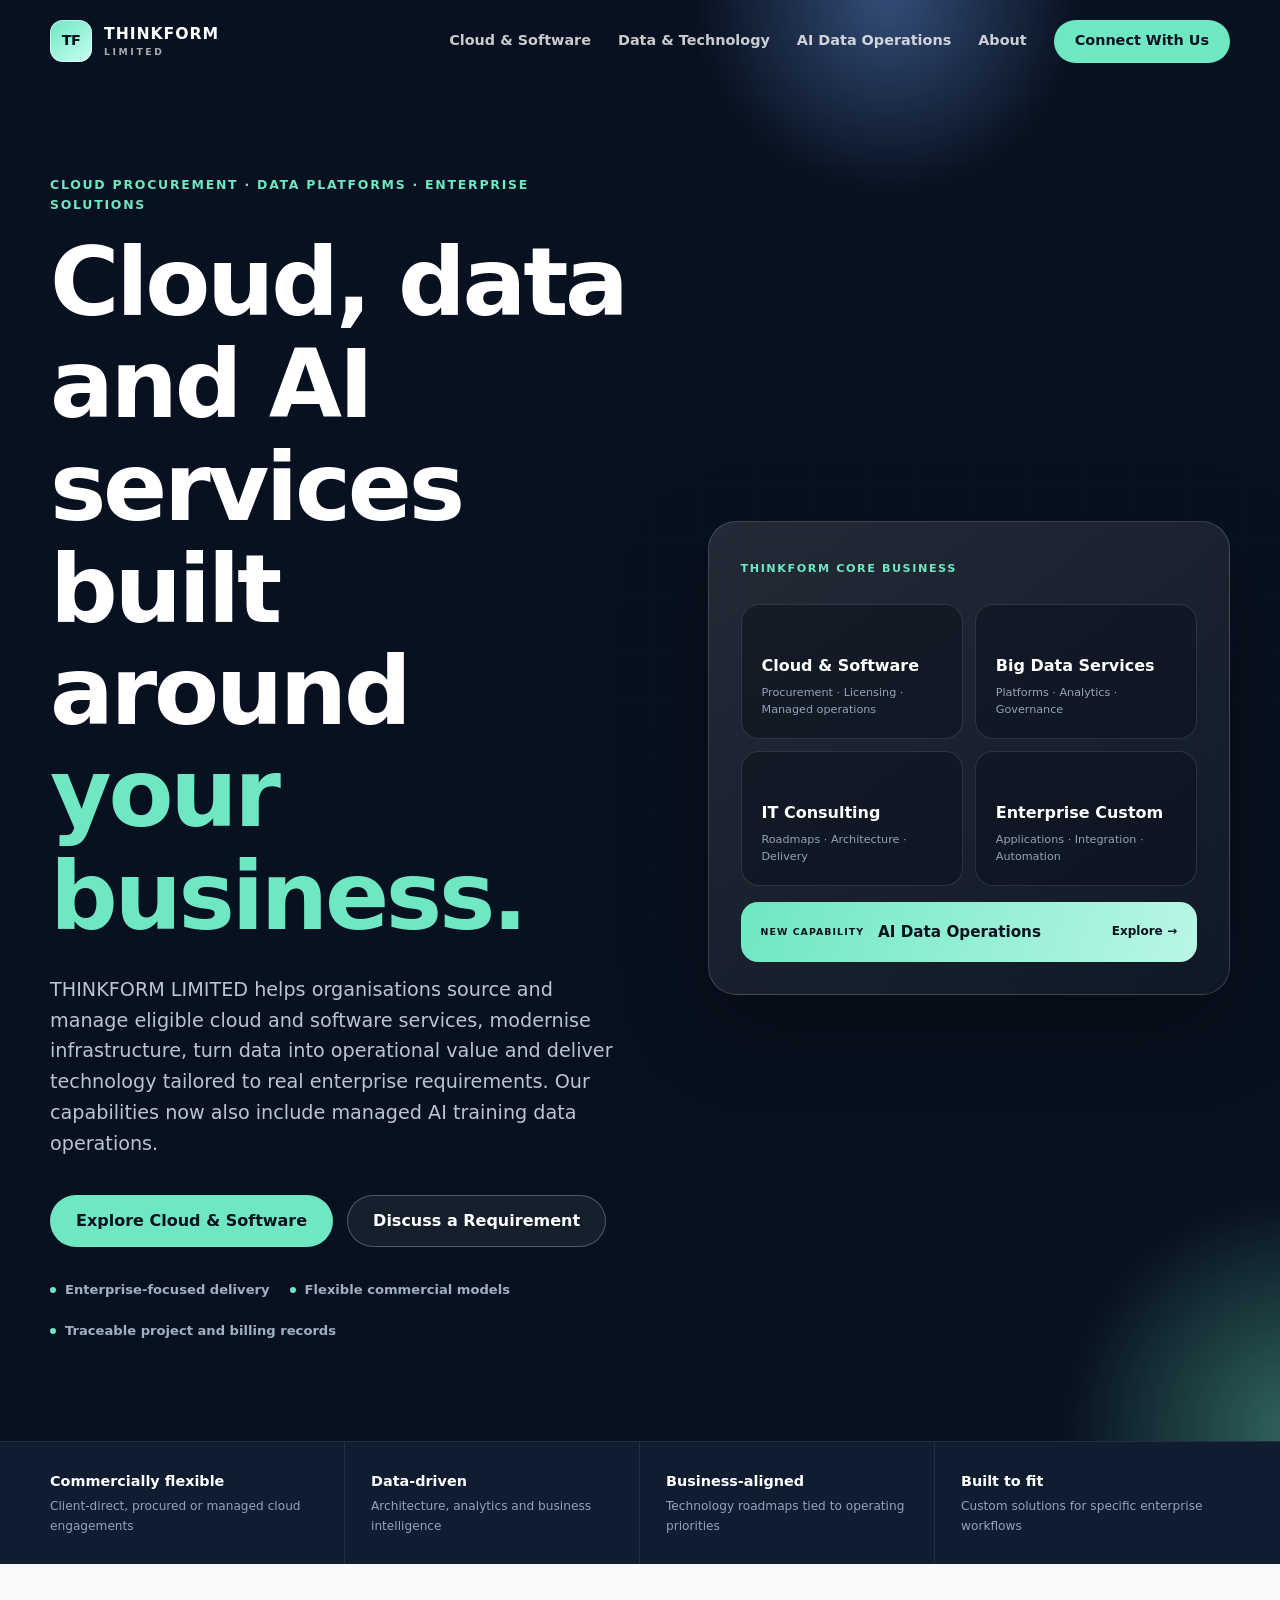
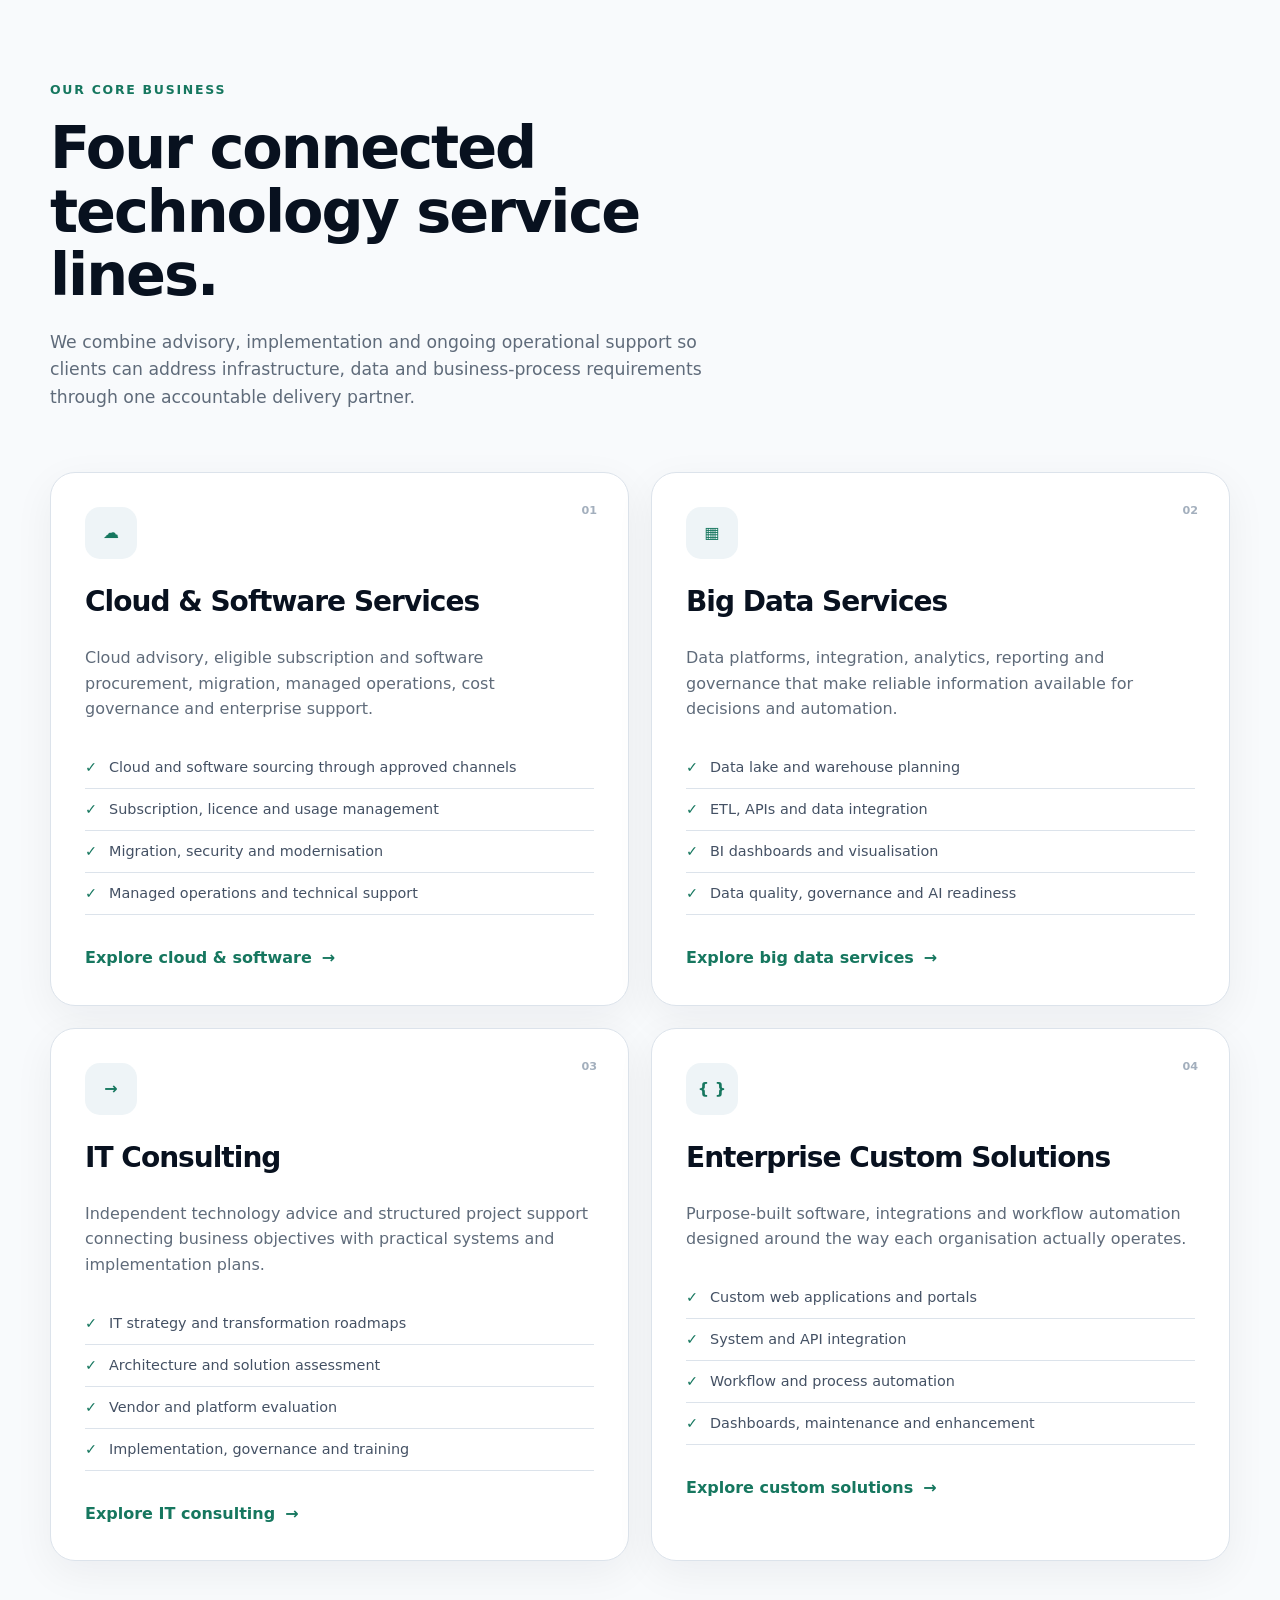
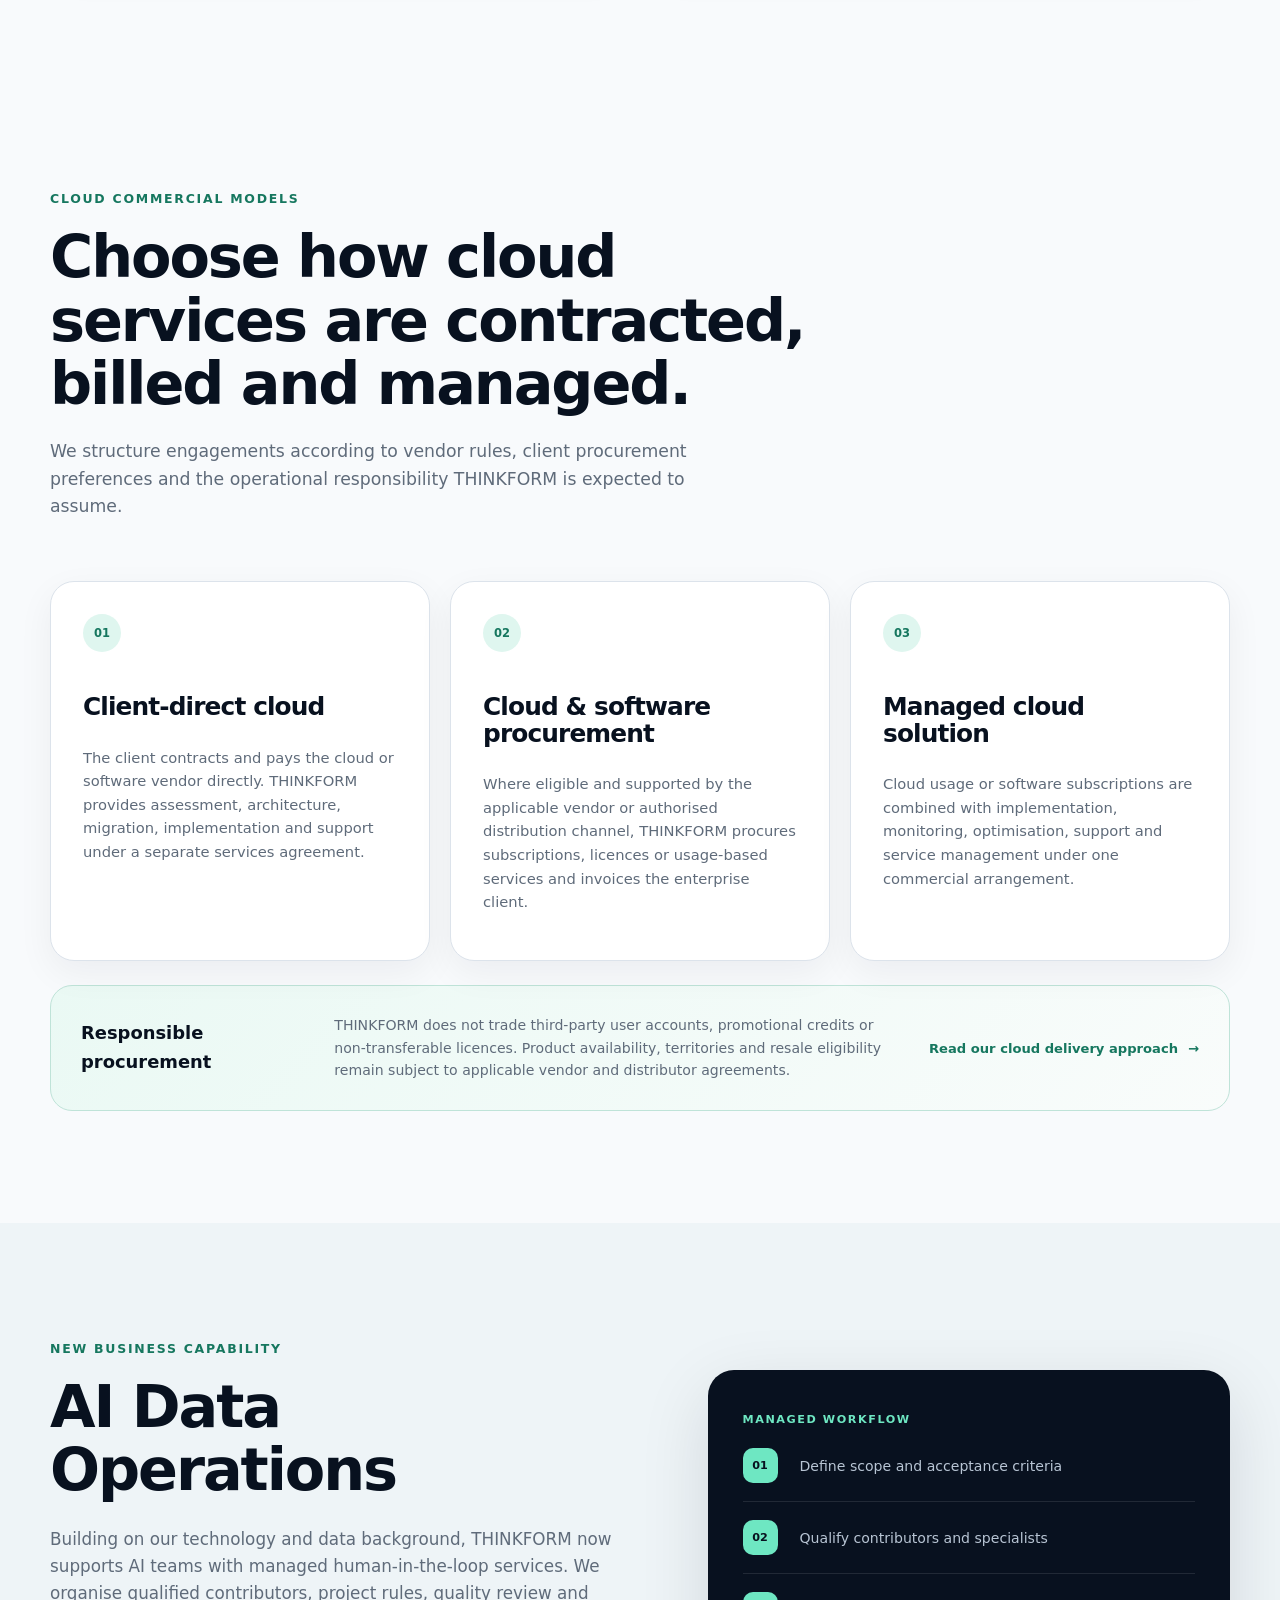
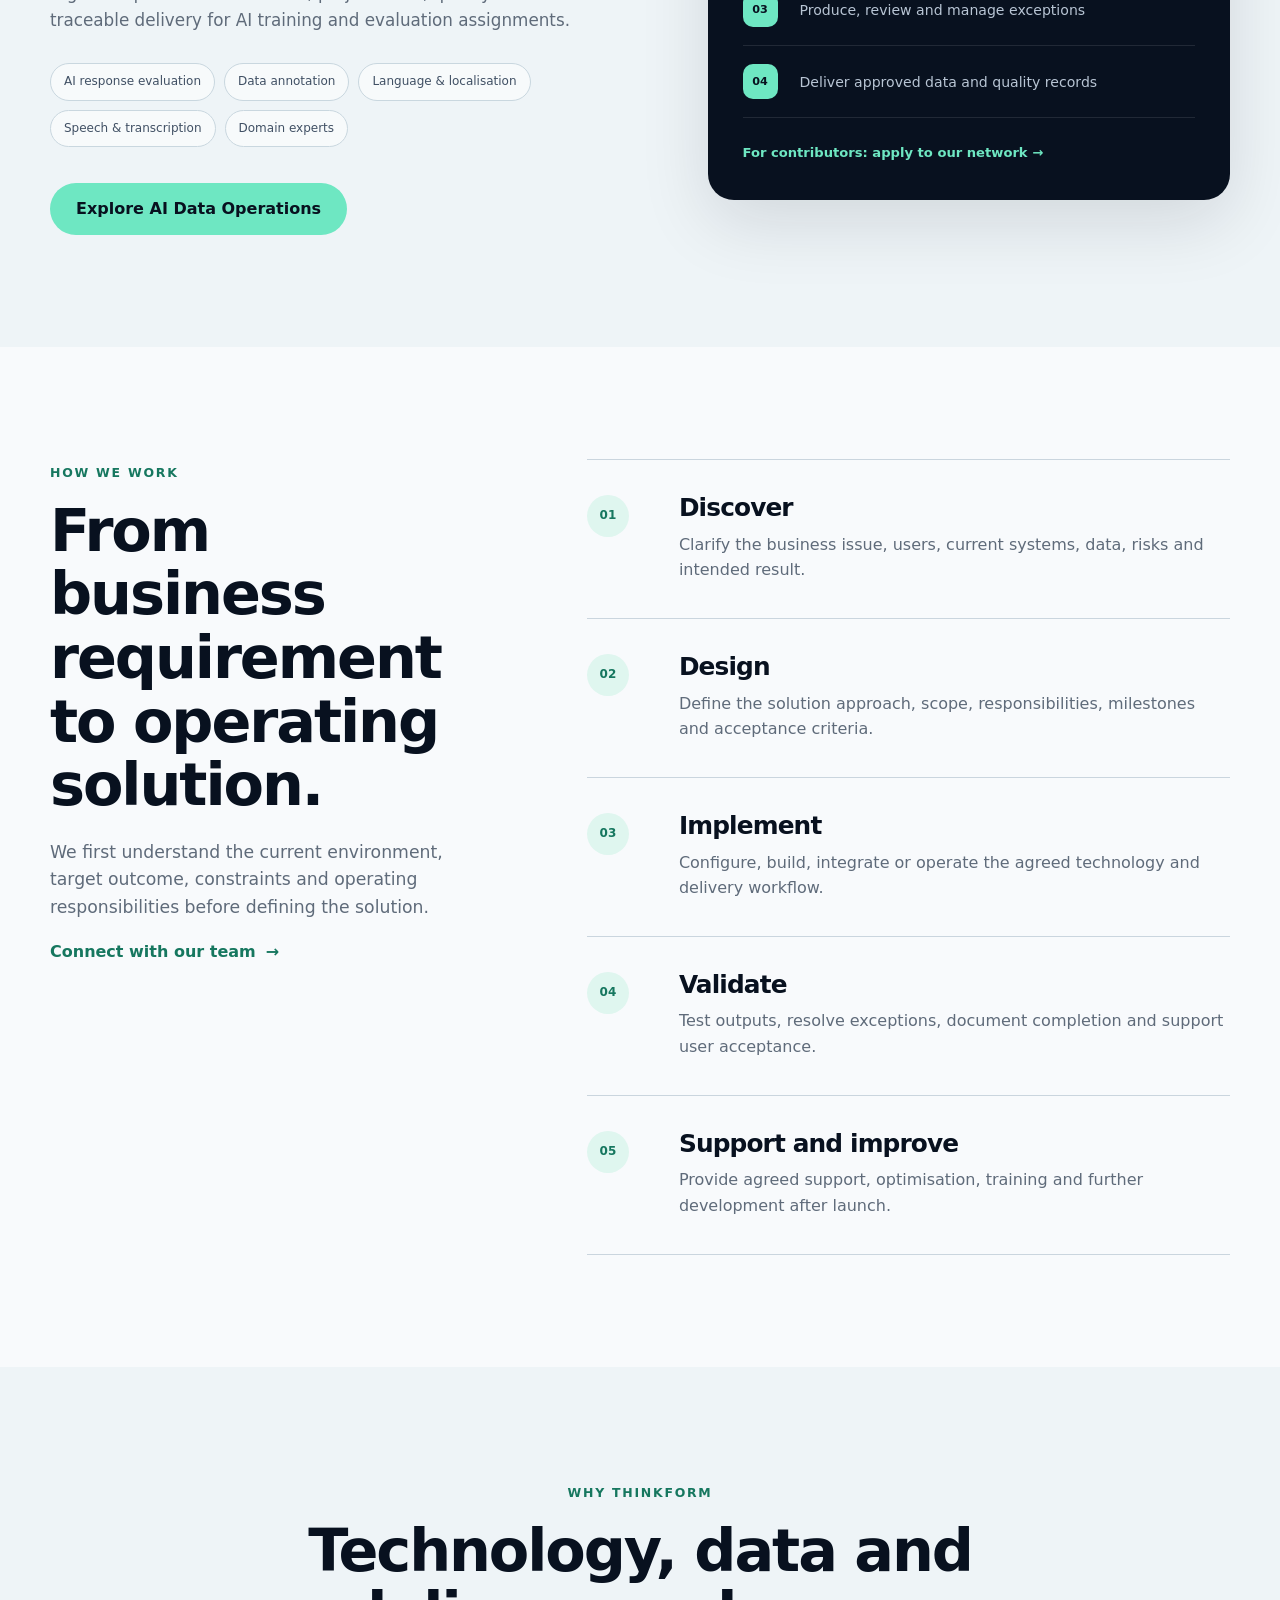
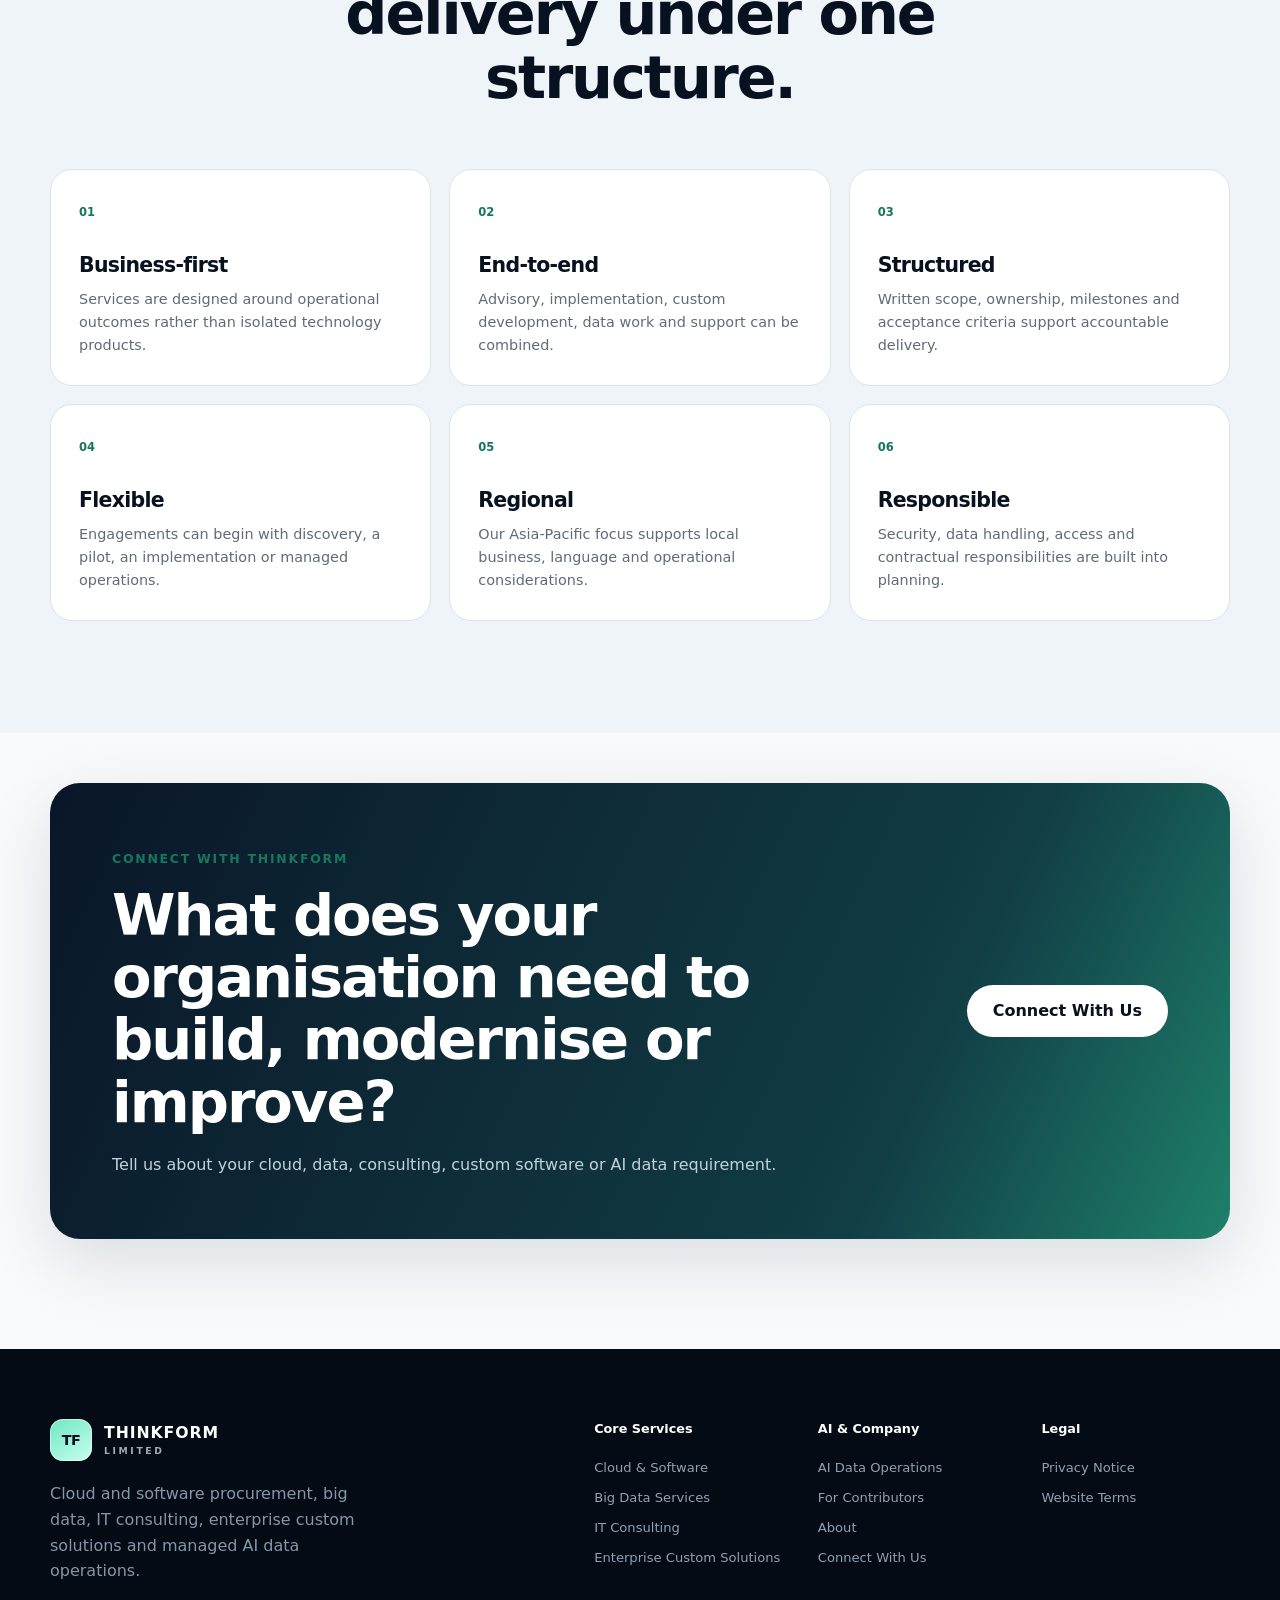
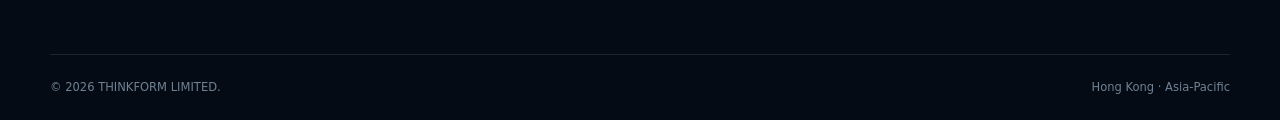
<file: index.html>
<!doctype html><html lang="en"><head>
<meta charset="utf-8"><meta name="viewport" content="width=device-width, initial-scale=1">
<title>THINKFORM LIMITED — Cloud Procurement, Big Data, IT Consulting & AI Data Operations</title>
<meta name="description" content="THINKFORM LIMITED provides cloud and software procurement, managed cloud services, big data services, IT consulting, enterprise custom solutions and AI data operations across Asia-Pacific.">
<meta name="theme-color" content="#08111f"><meta property="og:title" content="THINKFORM LIMITED — Technology & AI Data Services"><meta property="og:description" content="Cloud procurement and managed services, big data, IT consulting, enterprise custom solutions and human-in-the-loop AI data operations."><meta property="og:type" content="website">
<link rel="icon" href="assets/favicon.svg" type="image/svg+xml"><link rel="stylesheet" href="assets/styles.css"><script defer src="assets/script.js"></script><script type="application/ld+json">{"@context":"https://schema.org","@type":"Organization","name":"THINKFORM LIMITED","url":"https://www.thinkformasia.com/","address":{"@type":"PostalAddress","streetAddress":"UNIT E01, 10/F, WONG KING IND BUILDING, 2–4 TAI YAU STREET","addressLocality":"SAN PO KONG","addressRegion":"HONG KONG","addressCountry":"HK"},"email":"thinkform.limited@gmail.com","telephone":"+85295725094","description":"Enterprise cloud and software procurement, big data, IT consulting, custom solutions and AI data operations."}</script></head><body>
<a class="skip-link" href="#main">Skip to content</a>
<header class="site-header" data-header>
  <div class="container nav-wrap">
    <a class="brand" href="index.html" aria-label="THINKFORM LIMITED home"><span class="brand-mark" aria-hidden="true">TF</span><span class="brand-text"><strong>THINKFORM</strong><small>LIMITED</small></span></a>
    <button class="menu-toggle" type="button" aria-label="Open menu" aria-expanded="false" data-menu-toggle><span></span><span></span><span></span></button>
    <nav class="main-nav" aria-label="Primary navigation" data-nav>
      <a href="cloud-services.html">Cloud &amp; Software</a>
      <a href="digital-solutions.html">Data &amp; Technology</a>
      <a href="ai-data.html">AI Data Operations</a>
      <a href="about.html">About</a>
      <a class="button button-small" href="connect.html">Connect With Us</a>
    </nav>
  </div>
</header>
<main id="main">
<section class="hero section-dark integrated-hero core-first-hero"><div class="hero-orb orb-one"></div><div class="hero-orb orb-two"></div><div class="container hero-grid">
<div class="hero-copy reveal"><span class="eyebrow">Cloud procurement · Data platforms · Enterprise solutions</span><h1>Cloud, data and AI services built around <span>your business.</span></h1><p class="hero-lead">THINKFORM LIMITED helps organisations source and manage eligible cloud and software services, modernise infrastructure, turn data into operational value and deliver technology tailored to real enterprise requirements. Our capabilities now also include managed AI training data operations.</p><div class="hero-actions"><a class="button" href="cloud-services.html">Explore Cloud &amp; Software</a><a class="button button-ghost" href="connect.html?type=client">Discuss a Requirement</a></div><div class="hero-notes"><span>Enterprise-focused delivery</span><span>Flexible commercial models</span><span>Traceable project and billing records</span></div></div>
<div class="hero-visual reveal"><div class="core-capability-board"><span class="mini-label">THINKFORM CORE BUSINESS</span><div class="capability-tile-grid"><a href="cloud-services.html"><b>Cloud &amp; Software</b><small>Procurement · Licensing · Managed operations</small></a><a href="digital-solutions.html#big-data"><b>Big Data Services</b><small>Platforms · Analytics · Governance</small></a><a href="digital-solutions.html#consulting"><b>IT Consulting</b><small>Roadmaps · Architecture · Delivery</small></a><a href="digital-solutions.html#custom"><b>Enterprise Custom</b><small>Applications · Integration · Automation</small></a></div><a class="new-capability-ribbon" href="ai-data.html"><span>NEW CAPABILITY</span><strong>AI Data Operations</strong><b>Explore →</b></a></div></div>
</div></section>
<section class="trust-strip"><div class="container trust-strip-grid"><div><strong>Commercially flexible</strong><span>Client-direct, procured or managed cloud engagements</span></div><div><strong>Data-driven</strong><span>Architecture, analytics and business intelligence</span></div><div><strong>Business-aligned</strong><span>Technology roadmaps tied to operating priorities</span></div><div><strong>Built to fit</strong><span>Custom solutions for specific enterprise workflows</span></div></div></section>
<section class="section" id="core-services"><div class="container"><div class="section-heading reveal"><span class="eyebrow">Our core business</span><h2>Four connected technology service lines.</h2><p>We combine advisory, implementation and ongoing operational support so clients can address infrastructure, data and business-process requirements through one accountable delivery partner.</p></div><div class="core-service-grid">
<article class="core-service-card reveal"><span class="core-service-index">01</span><div class="icon-box">☁</div><h3>Cloud &amp; Software Services</h3><p>Cloud advisory, eligible subscription and software procurement, migration, managed operations, cost governance and enterprise support.</p><ul class="mini-list"><li>Cloud and software sourcing through approved channels</li><li>Subscription, licence and usage management</li><li>Migration, security and modernisation</li><li>Managed operations and technical support</li></ul><a class="text-link" href="cloud-services.html">Explore cloud &amp; software <span>→</span></a></article>
<article class="core-service-card reveal"><span class="core-service-index">02</span><div class="icon-box">▦</div><h3>Big Data Services</h3><p>Data platforms, integration, analytics, reporting and governance that make reliable information available for decisions and automation.</p><ul class="mini-list"><li>Data lake and warehouse planning</li><li>ETL, APIs and data integration</li><li>BI dashboards and visualisation</li><li>Data quality, governance and AI readiness</li></ul><a class="text-link" href="digital-solutions.html#big-data">Explore big data services <span>→</span></a></article>
<article class="core-service-card reveal"><span class="core-service-index">03</span><div class="icon-box">→</div><h3>IT Consulting</h3><p>Independent technology advice and structured project support connecting business objectives with practical systems and implementation plans.</p><ul class="mini-list"><li>IT strategy and transformation roadmaps</li><li>Architecture and solution assessment</li><li>Vendor and platform evaluation</li><li>Implementation, governance and training</li></ul><a class="text-link" href="digital-solutions.html#consulting">Explore IT consulting <span>→</span></a></article>
<article class="core-service-card reveal"><span class="core-service-index">04</span><div class="icon-box">{ }</div><h3>Enterprise Custom Solutions</h3><p>Purpose-built software, integrations and workflow automation designed around the way each organisation actually operates.</p><ul class="mini-list"><li>Custom web applications and portals</li><li>System and API integration</li><li>Workflow and process automation</li><li>Dashboards, maintenance and enhancement</li></ul><a class="text-link" href="digital-solutions.html#custom">Explore custom solutions <span>→</span></a></article>
</div></div></section>
<section class="section cloud-model-section"><div class="container"><div class="section-heading reveal"><span class="eyebrow">Cloud commercial models</span><h2>Choose how cloud services are contracted, billed and managed.</h2><p>We structure engagements according to vendor rules, client procurement preferences and the operational responsibility THINKFORM is expected to assume.</p></div><div class="commercial-model-grid"><article class="commercial-model-card reveal"><span>01</span><h3>Client-direct cloud</h3><p>The client contracts and pays the cloud or software vendor directly. THINKFORM provides assessment, architecture, migration, implementation and support under a separate services agreement.</p></article><article class="commercial-model-card reveal"><span>02</span><h3>Cloud &amp; software procurement</h3><p>Where eligible and supported by the applicable vendor or authorised distribution channel, THINKFORM procures subscriptions, licences or usage-based services and invoices the enterprise client.</p></article><article class="commercial-model-card reveal"><span>03</span><h3>Managed cloud solution</h3><p>Cloud usage or software subscriptions are combined with implementation, monitoring, optimisation, support and service management under one commercial arrangement.</p></article></div><div class="compliance-banner reveal"><strong>Responsible procurement</strong><p>THINKFORM does not trade third-party user accounts, promotional credits or non-transferable licences. Product availability, territories and resale eligibility remain subject to applicable vendor and distributor agreements.</p><a class="text-link" href="cloud-services.html#responsible-procurement">Read our cloud delivery approach <span>→</span></a></div></div></section>
<section class="section section-soft"><div class="container ai-extension-grid"><div class="reveal"><span class="eyebrow">New business capability</span><h2>AI Data Operations</h2><p>Building on our technology and data background, THINKFORM now supports AI teams with managed human-in-the-loop services. We organise qualified contributors, project rules, quality review and traceable delivery for AI training and evaluation assignments.</p><div class="expert-pill-row light-pills"><span>AI response evaluation</span><span>Data annotation</span><span>Language & localisation</span><span>Speech & transcription</span><span>Domain experts</span></div><a class="button" href="ai-data.html">Explore AI Data Operations</a></div><div class="ai-extension-card reveal"><span class="mini-label">MANAGED WORKFLOW</span><div><b>01</b><p>Define scope and acceptance criteria</p></div><div><b>02</b><p>Qualify contributors and specialists</p></div><div><b>03</b><p>Produce, review and manage exceptions</p></div><div><b>04</b><p>Deliver approved data and quality records</p></div><a href="ai-data.html#contributors">For contributors: apply to our network →</a></div></div></section>
<section class="section"><div class="container process-layout"><div class="section-heading sticky-heading reveal"><span class="eyebrow">How we work</span><h2>From business requirement to operating solution.</h2><p>We first understand the current environment, target outcome, constraints and operating responsibilities before defining the solution.</p><a class="text-link" href="connect.html?type=client">Connect with our team <span>→</span></a></div><div class="process-list"><article class="process-item reveal"><span>01</span><div><h3>Discover</h3><p>Clarify the business issue, users, current systems, data, risks and intended result.</p></div></article><article class="process-item reveal"><span>02</span><div><h3>Design</h3><p>Define the solution approach, scope, responsibilities, milestones and acceptance criteria.</p></div></article><article class="process-item reveal"><span>03</span><div><h3>Implement</h3><p>Configure, build, integrate or operate the agreed technology and delivery workflow.</p></div></article><article class="process-item reveal"><span>04</span><div><h3>Validate</h3><p>Test outputs, resolve exceptions, document completion and support user acceptance.</p></div></article><article class="process-item reveal"><span>05</span><div><h3>Support and improve</h3><p>Provide agreed support, optimisation, training and further development after launch.</p></div></article></div></div></section>
<section class="section section-soft"><div class="container"><div class="section-heading centered reveal"><span class="eyebrow">Why THINKFORM</span><h2>Technology, data and delivery under one structure.</h2></div><div class="values-grid"><article class="reveal"><span>01</span><h3>Business-first</h3><p>Services are designed around operational outcomes rather than isolated technology products.</p></article><article class="reveal"><span>02</span><h3>End-to-end</h3><p>Advisory, implementation, custom development, data work and support can be combined.</p></article><article class="reveal"><span>03</span><h3>Structured</h3><p>Written scope, ownership, milestones and acceptance criteria support accountable delivery.</p></article><article class="reveal"><span>04</span><h3>Flexible</h3><p>Engagements can begin with discovery, a pilot, an implementation or managed operations.</p></article><article class="reveal"><span>05</span><h3>Regional</h3><p>Our Asia-Pacific focus supports local business, language and operational considerations.</p></article><article class="reveal"><span>06</span><h3>Responsible</h3><p>Security, data handling, access and contractual responsibilities are built into planning.</p></article></div></div></section>
<section class="cta-section"><div class="container cta-card reveal"><div><span class="eyebrow">Connect with THINKFORM</span><h2>What does your organisation need to build, modernise or improve?</h2><p>Tell us about your cloud, data, consulting, custom software or AI data requirement.</p></div><a class="button button-light" href="connect.html?type=client">Connect With Us</a></div></section>
</main><footer class="site-footer">
  <div class="container footer-grid">
    <div><a class="brand brand-footer" href="index.html"><span class="brand-mark">TF</span><span class="brand-text"><strong>THINKFORM</strong><small>LIMITED</small></span></a><p>Cloud and software procurement, big data, IT consulting, enterprise custom solutions and managed AI data operations.</p></div>
    <div class="footer-links">
      <div><strong>Core Services</strong><a href="cloud-services.html">Cloud &amp; Software</a><a href="digital-solutions.html#big-data">Big Data Services</a><a href="digital-solutions.html#consulting">IT Consulting</a><a href="digital-solutions.html#custom">Enterprise Custom Solutions</a></div>
      <div><strong>AI &amp; Company</strong><a href="ai-data.html">AI Data Operations</a><a href="ai-data.html#contributors">For Contributors</a><a href="about.html">About</a><a href="connect.html">Connect With Us</a></div>
      <div><strong>Legal</strong><a href="privacy.html">Privacy Notice</a><a href="terms.html">Website Terms</a></div>
    </div>
  </div>
  <div class="container footer-bottom"><span>© <span data-year></span> THINKFORM LIMITED.</span><span>Hong Kong · Asia-Pacific</span></div>
</footer></body></html>
</file>
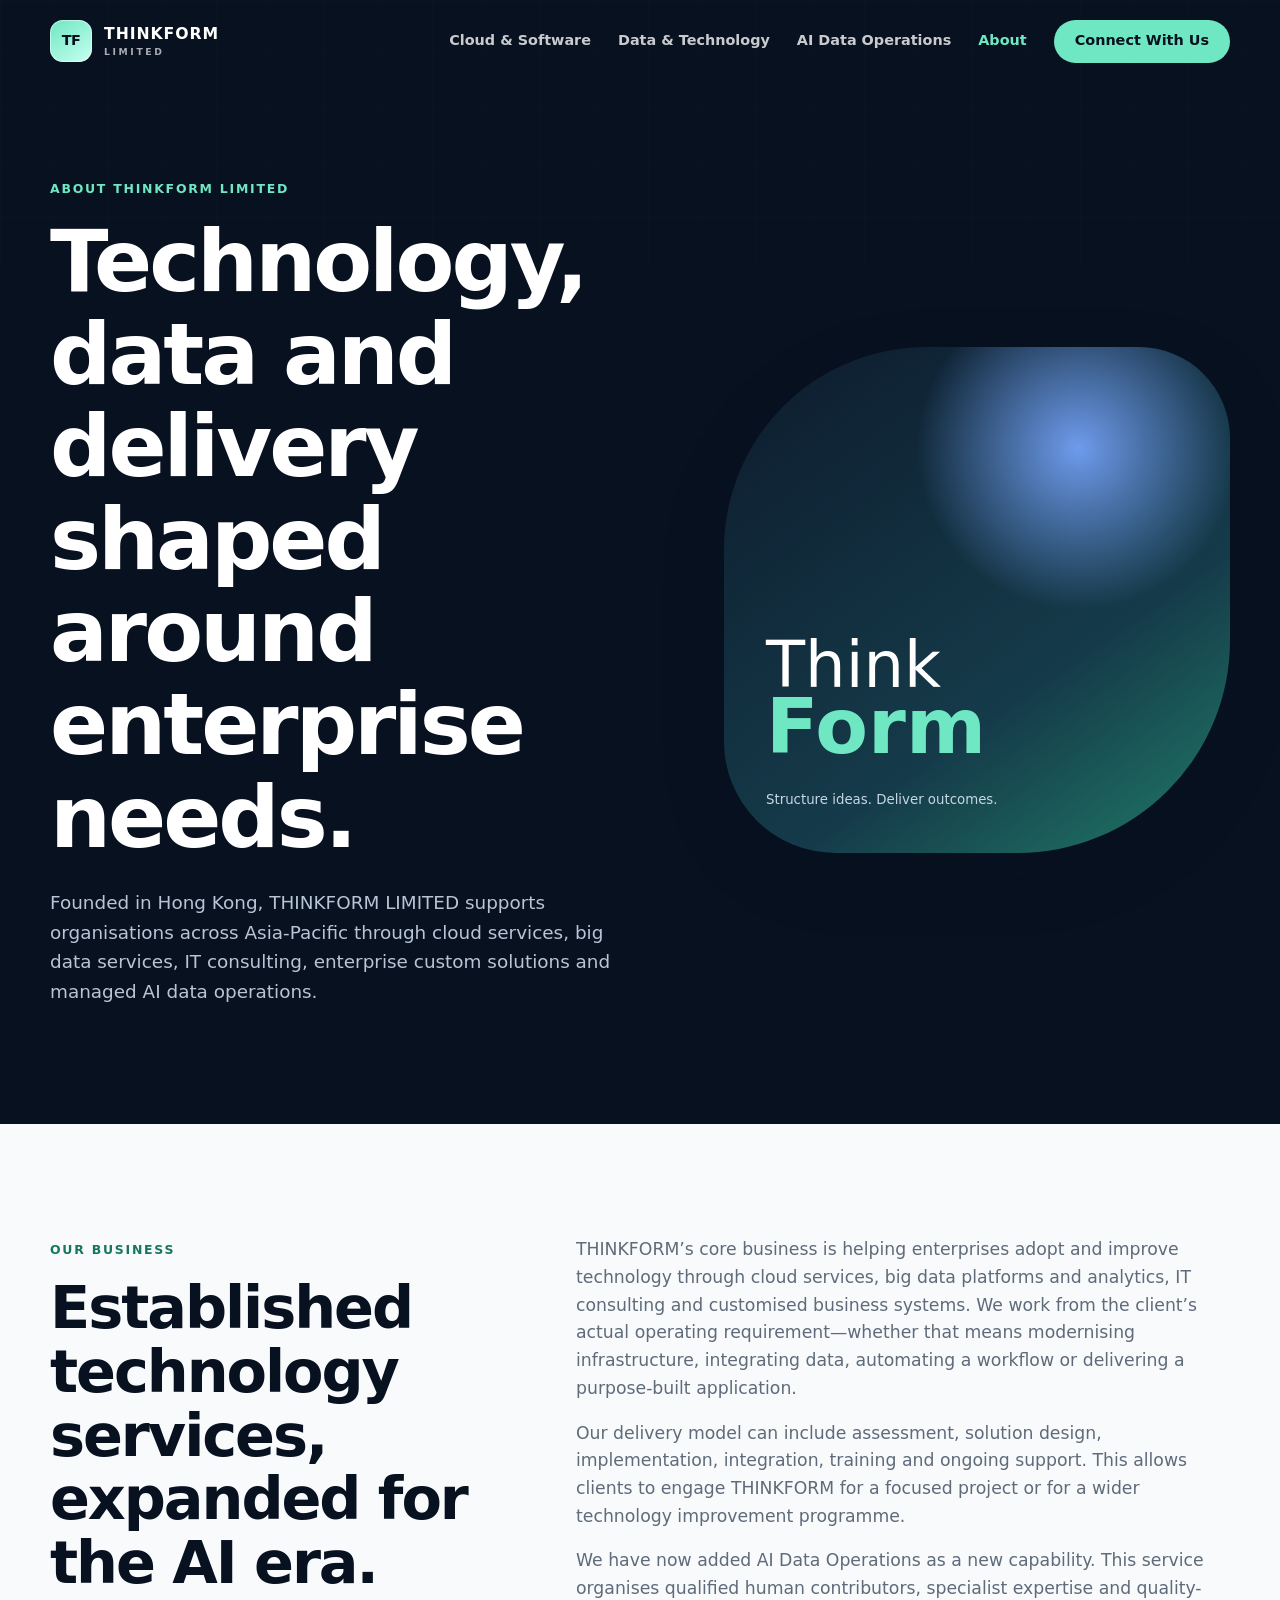
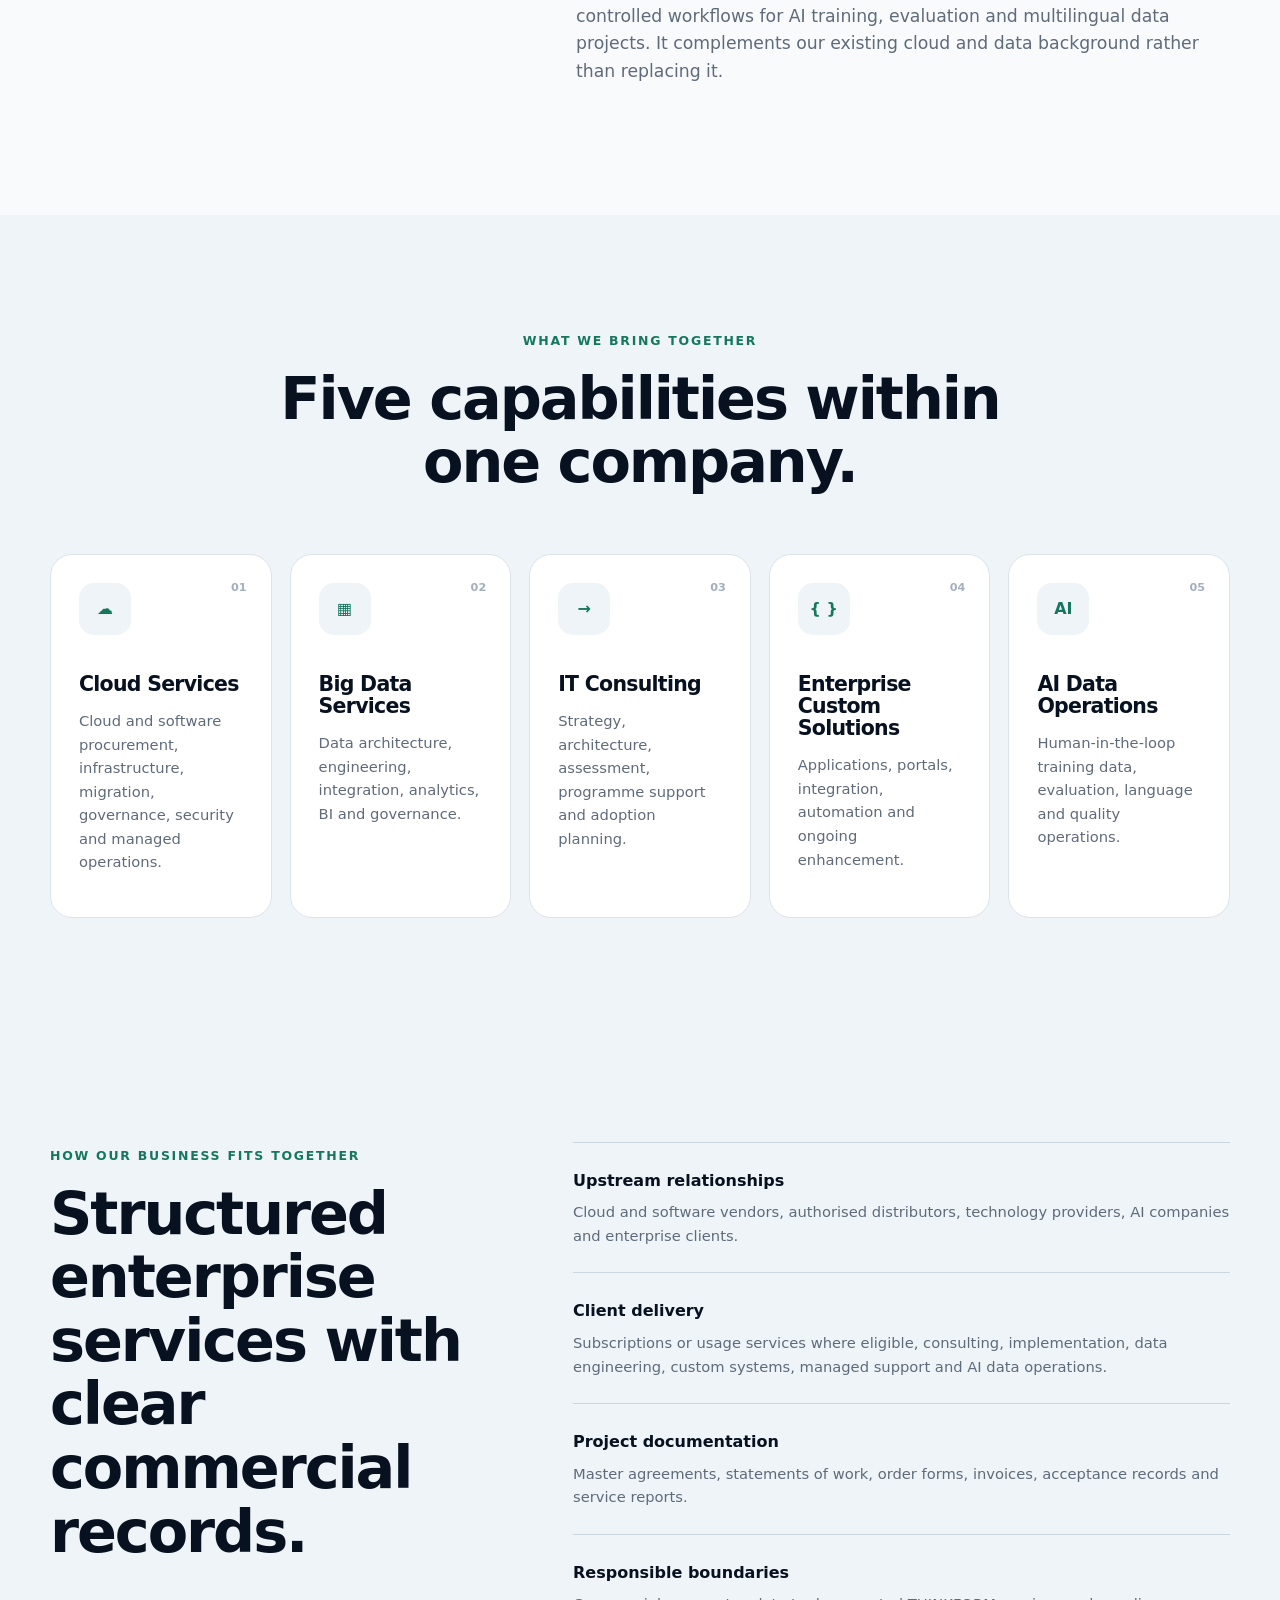
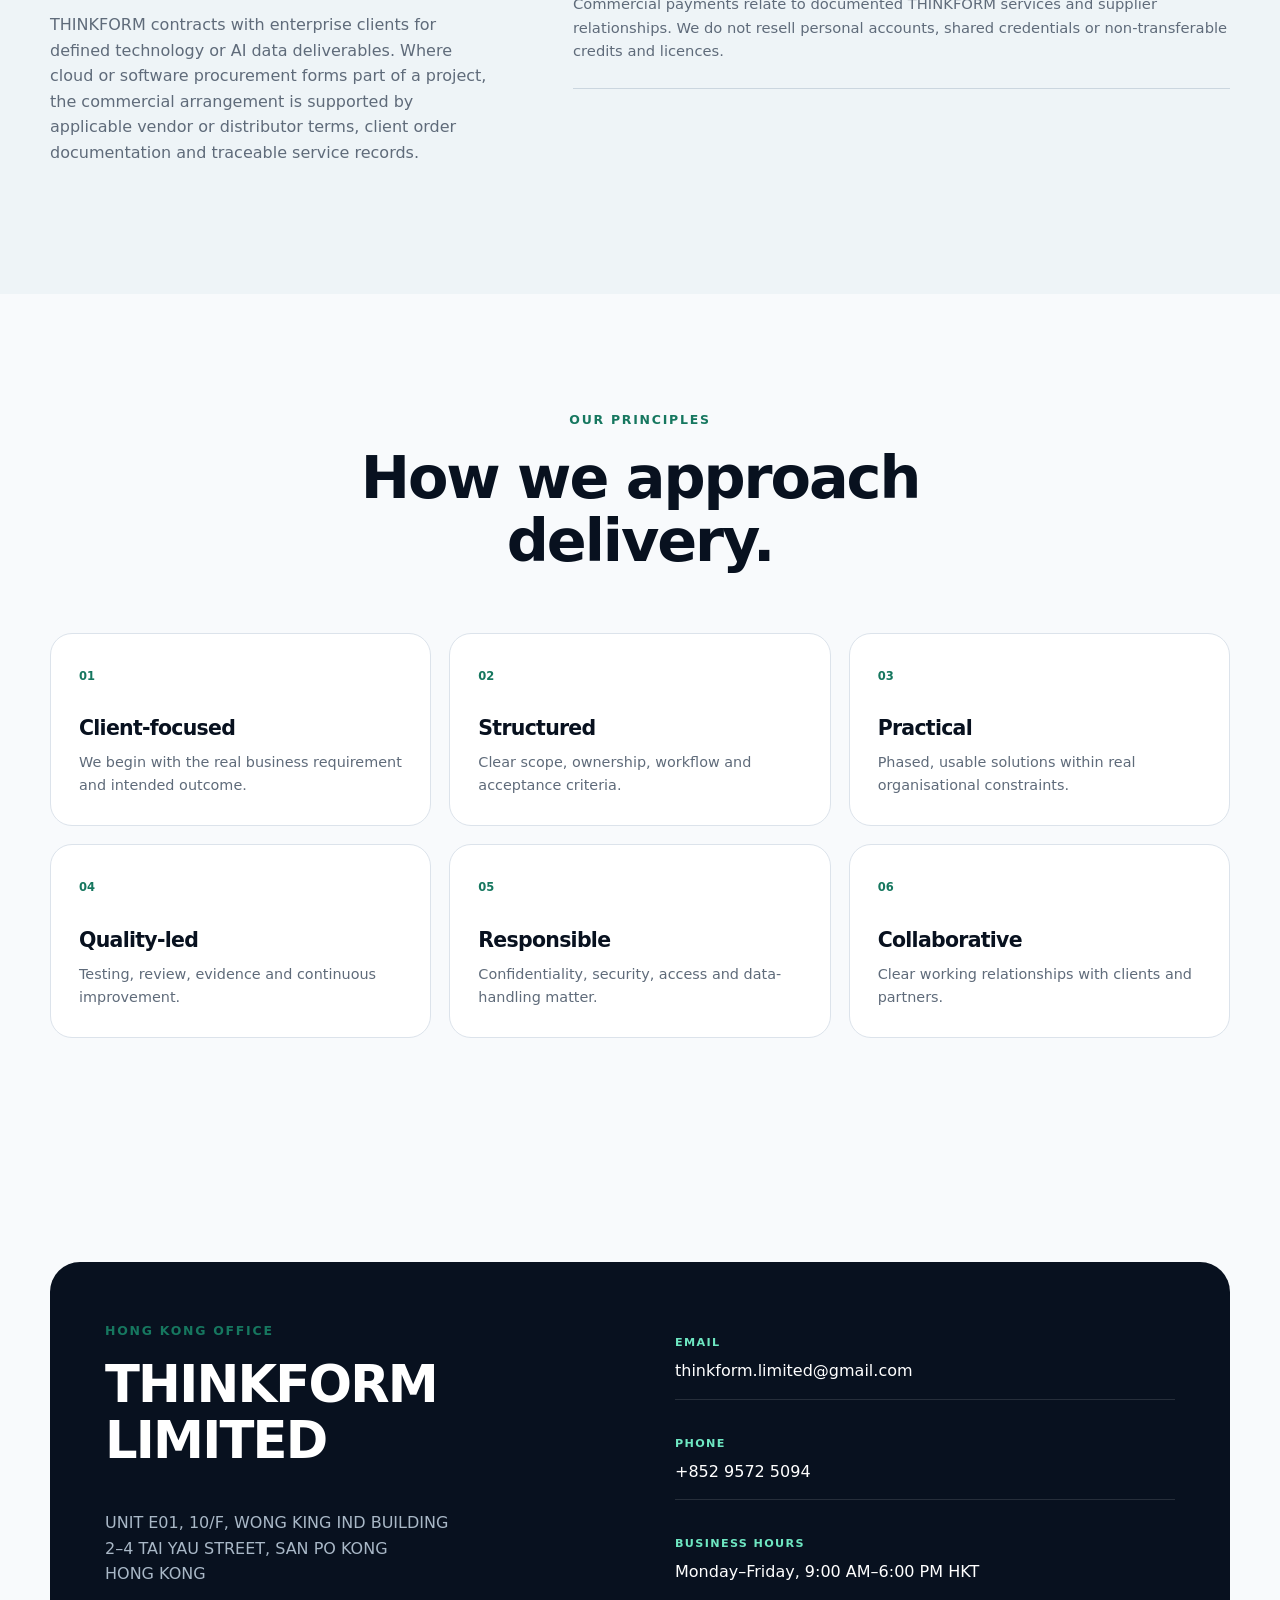
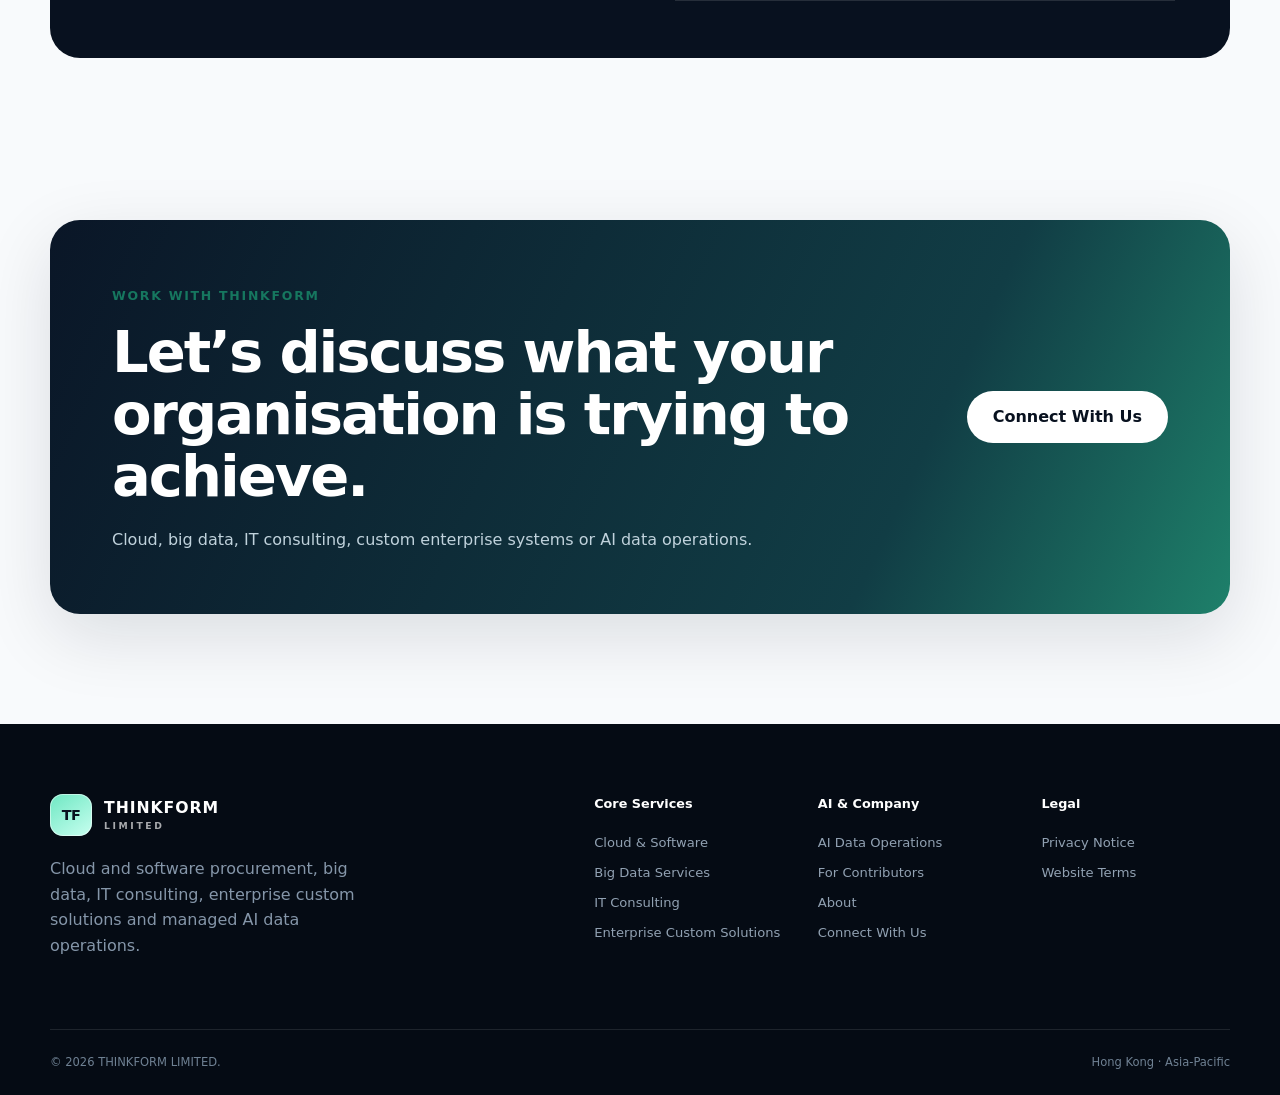
<file: about.html>
<!doctype html><html lang="en"><head><meta charset="utf-8"><meta name="viewport" content="width=device-width, initial-scale=1"><title>About — THINKFORM LIMITED</title><meta name="description" content="Learn about THINKFORM LIMITED, a Hong Kong provider of cloud, big data, IT consulting, enterprise custom solutions and AI data operations."><meta name="theme-color" content="#08111f"><link rel="icon" href="assets/favicon.svg" type="image/svg+xml"><link rel="stylesheet" href="assets/styles.css"><script defer src="assets/script.js"></script></head><body><a class="skip-link" href="#main">Skip to content</a>
<header class="site-header" data-header>
  <div class="container nav-wrap">
    <a class="brand" href="index.html" aria-label="THINKFORM LIMITED home"><span class="brand-mark" aria-hidden="true">TF</span><span class="brand-text"><strong>THINKFORM</strong><small>LIMITED</small></span></a>
    <button class="menu-toggle" type="button" aria-label="Open menu" aria-expanded="false" data-menu-toggle><span></span><span></span><span></span></button>
    <nav class="main-nav" aria-label="Primary navigation" data-nav>
      <a href="cloud-services.html">Cloud &amp; Software</a>
      <a href="digital-solutions.html">Data &amp; Technology</a>
      <a href="ai-data.html">AI Data Operations</a>
      <a class="nav-active" href="about.html">About</a>
      <a class="button button-small" href="connect.html">Connect With Us</a>
    </nav>
  </div>
</header><main id="main">
<section class="page-hero section-dark"><div class="container page-hero-grid"><div class="reveal"><span class="eyebrow">About THINKFORM LIMITED</span><h1>Technology, data and delivery shaped around enterprise needs.</h1><p>Founded in Hong Kong, THINKFORM LIMITED supports organisations across Asia-Pacific through cloud services, big data services, IT consulting, enterprise custom solutions and managed AI data operations.</p></div><div class="about-shape reveal"><span>Think</span><strong>Form</strong><small>Structure ideas. Deliver outcomes.</small></div></div></section>
<section class="section"><div class="container about-story"><div class="section-heading reveal"><span class="eyebrow">Our business</span><h2>Established technology services, expanded for the AI era.</h2></div><div class="story-copy reveal"><p>THINKFORM’s core business is helping enterprises adopt and improve technology through cloud services, big data platforms and analytics, IT consulting and customised business systems. We work from the client’s actual operating requirement—whether that means modernising infrastructure, integrating data, automating a workflow or delivering a purpose-built application.</p><p>Our delivery model can include assessment, solution design, implementation, integration, training and ongoing support. This allows clients to engage THINKFORM for a focused project or for a wider technology improvement programme.</p><p>We have now added AI Data Operations as a new capability. This service organises qualified human contributors, specialist expertise and quality-controlled workflows for AI training, evaluation and multilingual data projects. It complements our existing cloud and data background rather than replacing it.</p></div></div></section>
<section class="section section-soft"><div class="container"><div class="section-heading centered reveal"><span class="eyebrow">What we bring together</span><h2>Five capabilities within one company.</h2></div><div class="service-grid service-grid-five"><article class="service-card reveal"><span class="service-number">01</span><div class="icon-box">☁</div><h3>Cloud Services</h3><p>Cloud and software procurement, infrastructure, migration, governance, security and managed operations.</p></article><article class="service-card reveal"><span class="service-number">02</span><div class="icon-box">▦</div><h3>Big Data Services</h3><p>Data architecture, engineering, integration, analytics, BI and governance.</p></article><article class="service-card reveal"><span class="service-number">03</span><div class="icon-box">→</div><h3>IT Consulting</h3><p>Strategy, architecture, assessment, programme support and adoption planning.</p></article><article class="service-card reveal"><span class="service-number">04</span><div class="icon-box">{ }</div><h3>Enterprise Custom Solutions</h3><p>Applications, portals, integration, automation and ongoing enhancement.</p></article><article class="service-card reveal"><span class="service-number">05</span><div class="icon-box">AI</div><h3>AI Data Operations</h3><p>Human-in-the-loop training data, evaluation, language and quality operations.</p></article></div></div></section>
<section class="section section-soft"><div class="container split-feature"><div class="reveal"><span class="eyebrow">How our business fits together</span><h2>Structured enterprise services with clear commercial records.</h2><p>THINKFORM contracts with enterprise clients for defined technology or AI data deliverables. Where cloud or software procurement forms part of a project, the commercial arrangement is supported by applicable vendor or distributor terms, client order documentation and traceable service records.</p></div><div class="boundary-list reveal"><div><b>Upstream relationships</b><p>Cloud and software vendors, authorised distributors, technology providers, AI companies and enterprise clients.</p></div><div><b>Client delivery</b><p>Subscriptions or usage services where eligible, consulting, implementation, data engineering, custom systems, managed support and AI data operations.</p></div><div><b>Project documentation</b><p>Master agreements, statements of work, order forms, invoices, acceptance records and service reports.</p></div><div><b>Responsible boundaries</b><p>Commercial payments relate to documented THINKFORM services and supplier relationships. We do not resell personal accounts, shared credentials or non-transferable credits and licences.</p></div></div></div></section>
<section class="section"><div class="container"><div class="section-heading centered reveal"><span class="eyebrow">Our principles</span><h2>How we approach delivery.</h2></div><div class="values-grid"><article class="reveal"><span>01</span><h3>Client-focused</h3><p>We begin with the real business requirement and intended outcome.</p></article><article class="reveal"><span>02</span><h3>Structured</h3><p>Clear scope, ownership, workflow and acceptance criteria.</p></article><article class="reveal"><span>03</span><h3>Practical</h3><p>Phased, usable solutions within real organisational constraints.</p></article><article class="reveal"><span>04</span><h3>Quality-led</h3><p>Testing, review, evidence and continuous improvement.</p></article><article class="reveal"><span>05</span><h3>Responsible</h3><p>Confidentiality, security, access and data-handling matter.</p></article><article class="reveal"><span>06</span><h3>Collaborative</h3><p>Clear working relationships with clients and partners.</p></article></div></div></section>
<section class="section"><div class="container contact-band"><div class="reveal"><span class="eyebrow">Hong Kong office</span><h2>THINKFORM LIMITED</h2><p>UNIT E01, 10/F, WONG KING IND BUILDING<br>2–4 TAI YAU STREET, SAN PO KONG<br>HONG KONG</p></div><div class="contact-details reveal"><div><span>Email</span><a href="mailto:thinkform.limited@gmail.com">thinkform.limited@gmail.com</a></div><div><span>Phone</span><a href="tel:+85295725094">+852 9572 5094</a></div><div><span>Business hours</span><p>Monday–Friday, 9:00 AM–6:00 PM HKT</p></div></div></div></section>
<section class="cta-section"><div class="container cta-card reveal"><div><span class="eyebrow">Work with THINKFORM</span><h2>Let’s discuss what your organisation is trying to achieve.</h2><p>Cloud, big data, IT consulting, custom enterprise systems or AI data operations.</p></div><a class="button button-light" href="connect.html">Connect With Us</a></div></section>
</main><footer class="site-footer">
  <div class="container footer-grid">
    <div><a class="brand brand-footer" href="index.html"><span class="brand-mark">TF</span><span class="brand-text"><strong>THINKFORM</strong><small>LIMITED</small></span></a><p>Cloud and software procurement, big data, IT consulting, enterprise custom solutions and managed AI data operations.</p></div>
    <div class="footer-links">
      <div><strong>Core Services</strong><a href="cloud-services.html">Cloud &amp; Software</a><a href="digital-solutions.html#big-data">Big Data Services</a><a href="digital-solutions.html#consulting">IT Consulting</a><a href="digital-solutions.html#custom">Enterprise Custom Solutions</a></div>
      <div><strong>AI &amp; Company</strong><a href="ai-data.html">AI Data Operations</a><a href="ai-data.html#contributors">For Contributors</a><a href="about.html">About</a><a href="connect.html">Connect With Us</a></div>
      <div><strong>Legal</strong><a href="privacy.html">Privacy Notice</a><a href="terms.html">Website Terms</a></div>
    </div>
  </div>
  <div class="container footer-bottom"><span>© <span data-year></span> THINKFORM LIMITED.</span><span>Hong Kong · Asia-Pacific</span></div>
</footer></body></html>
</file>
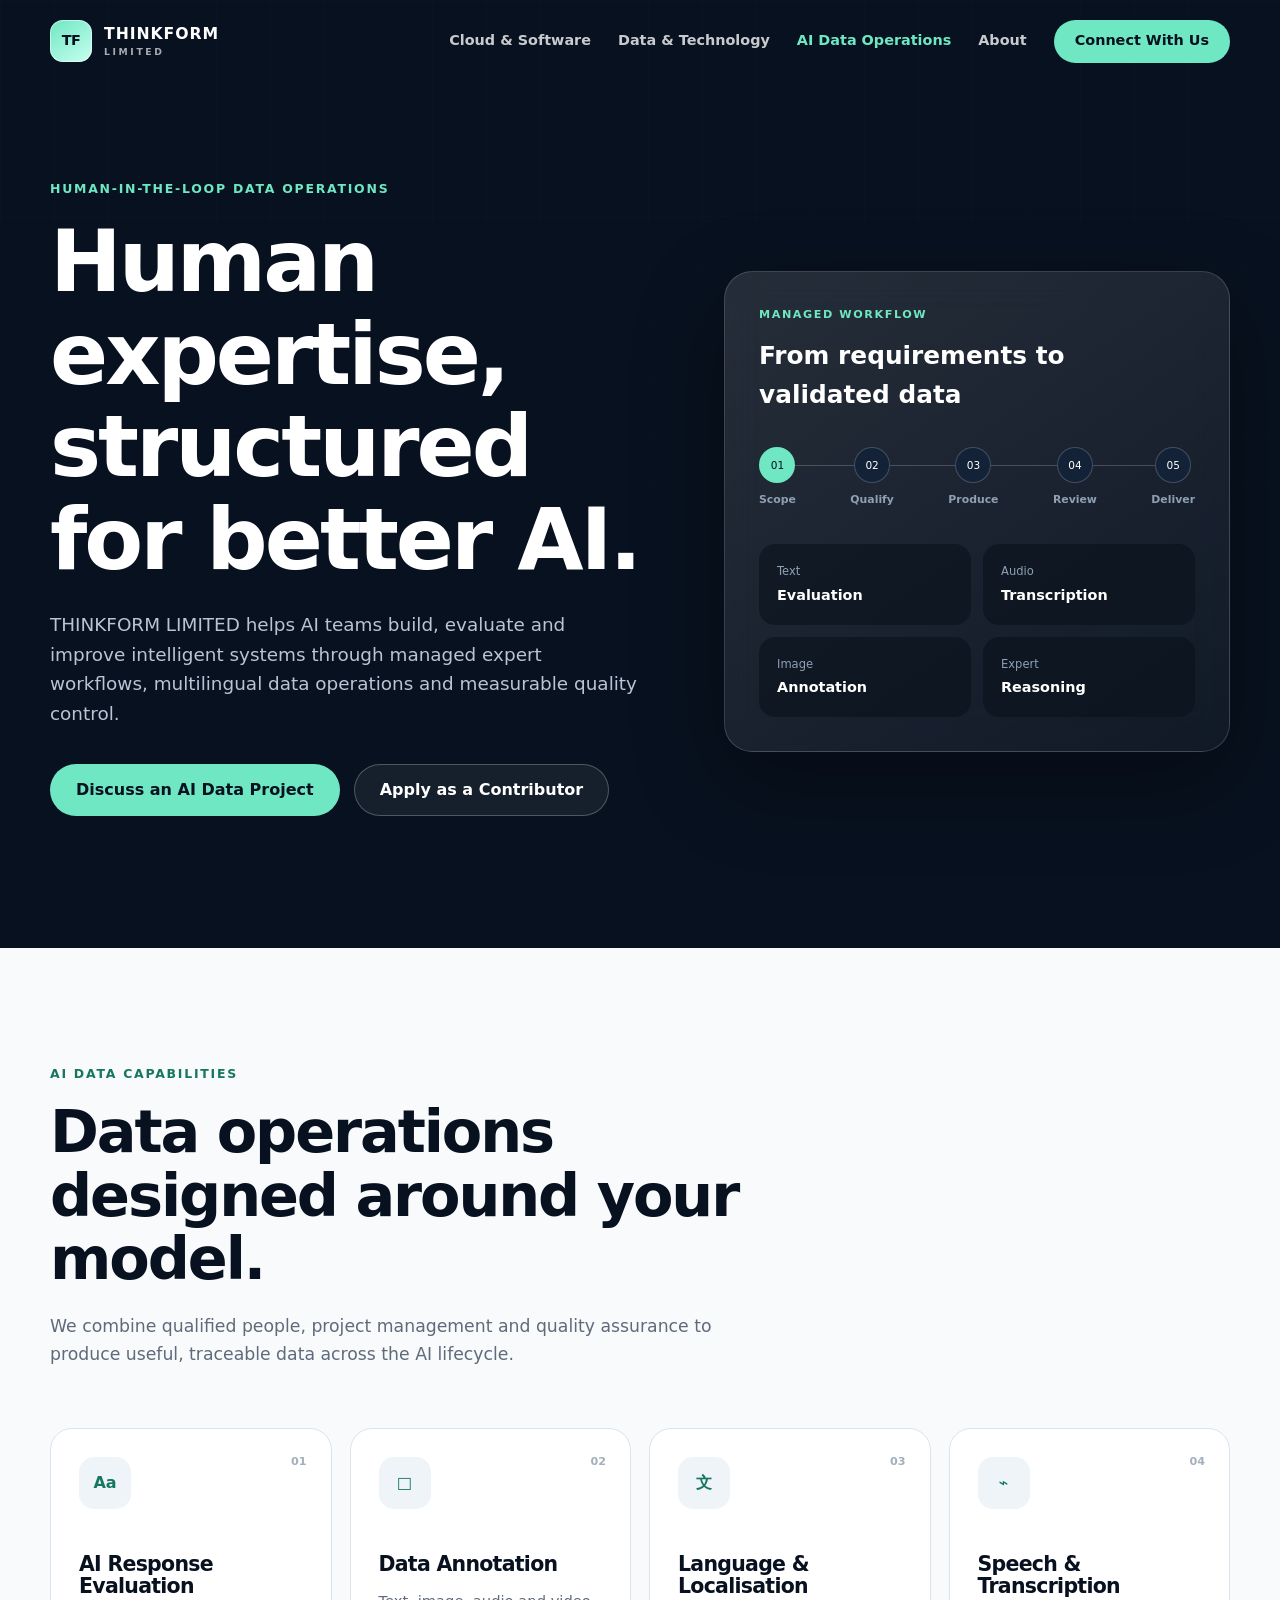
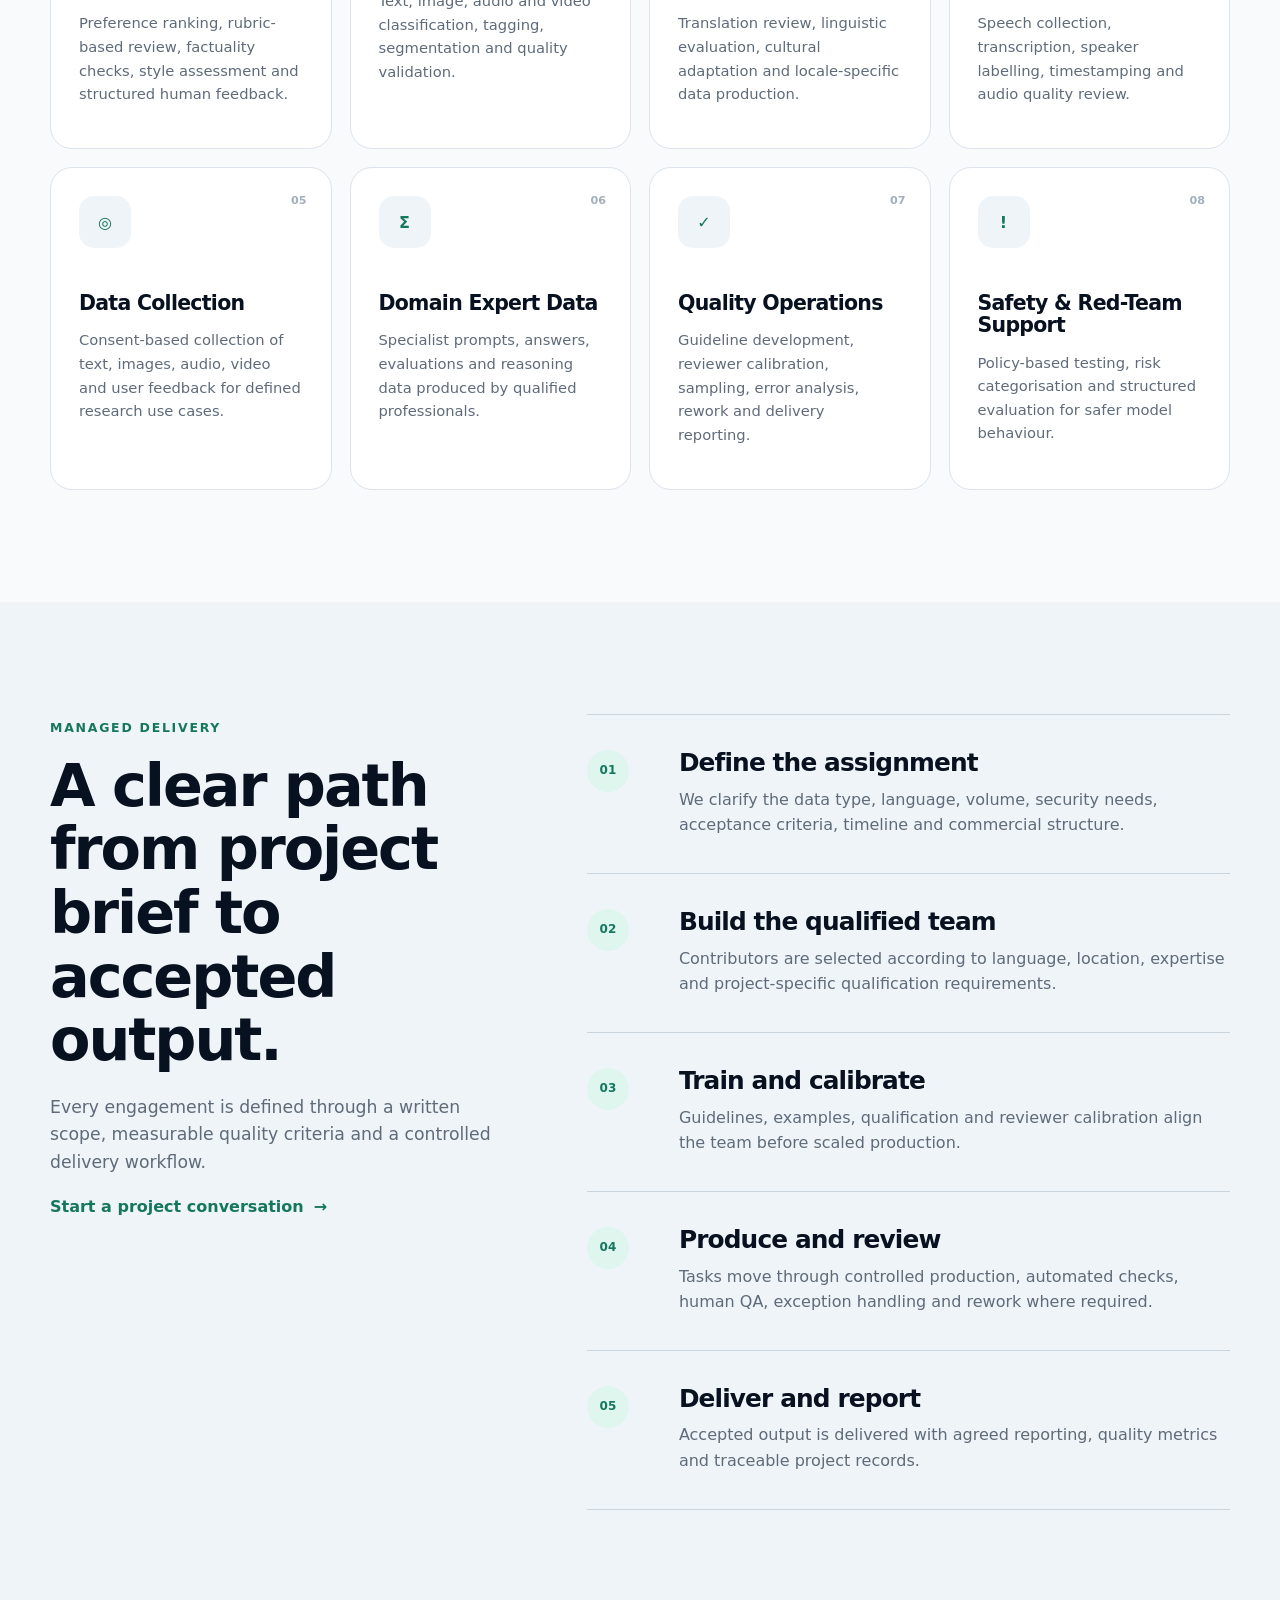
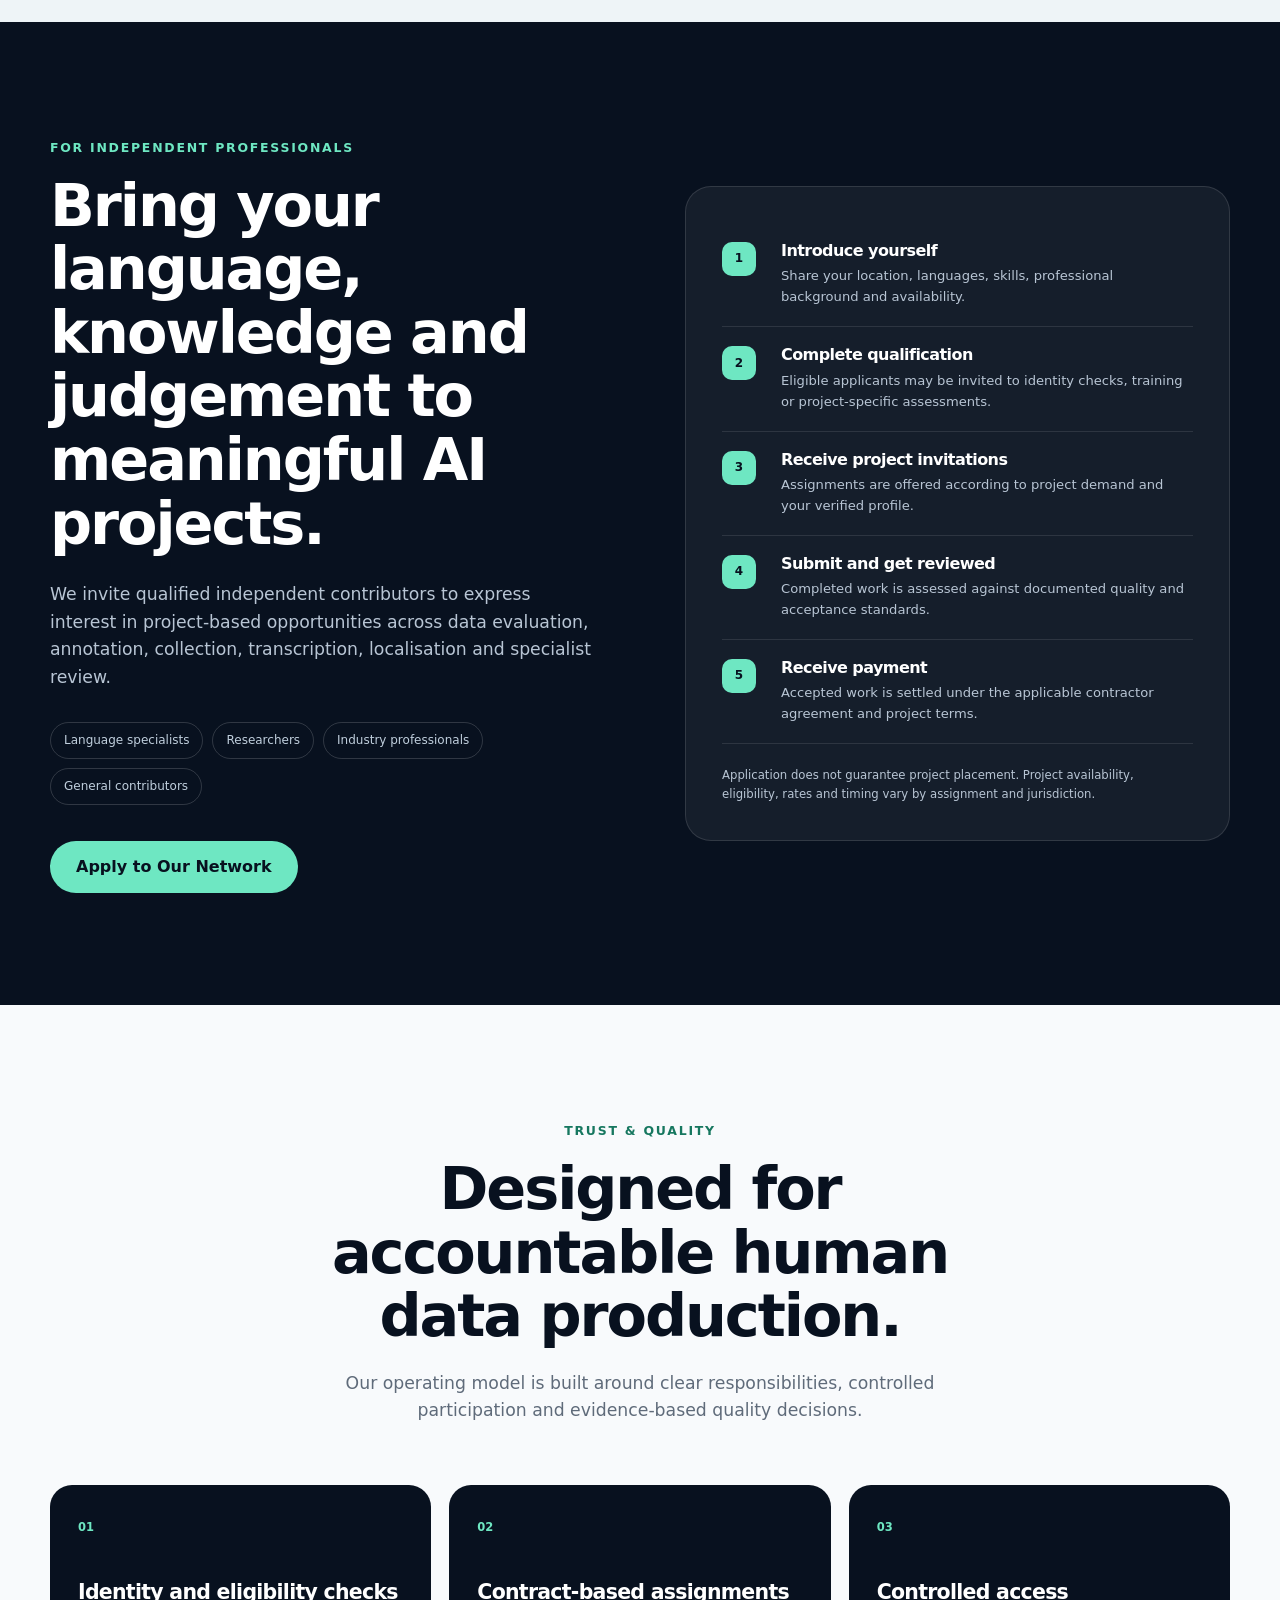
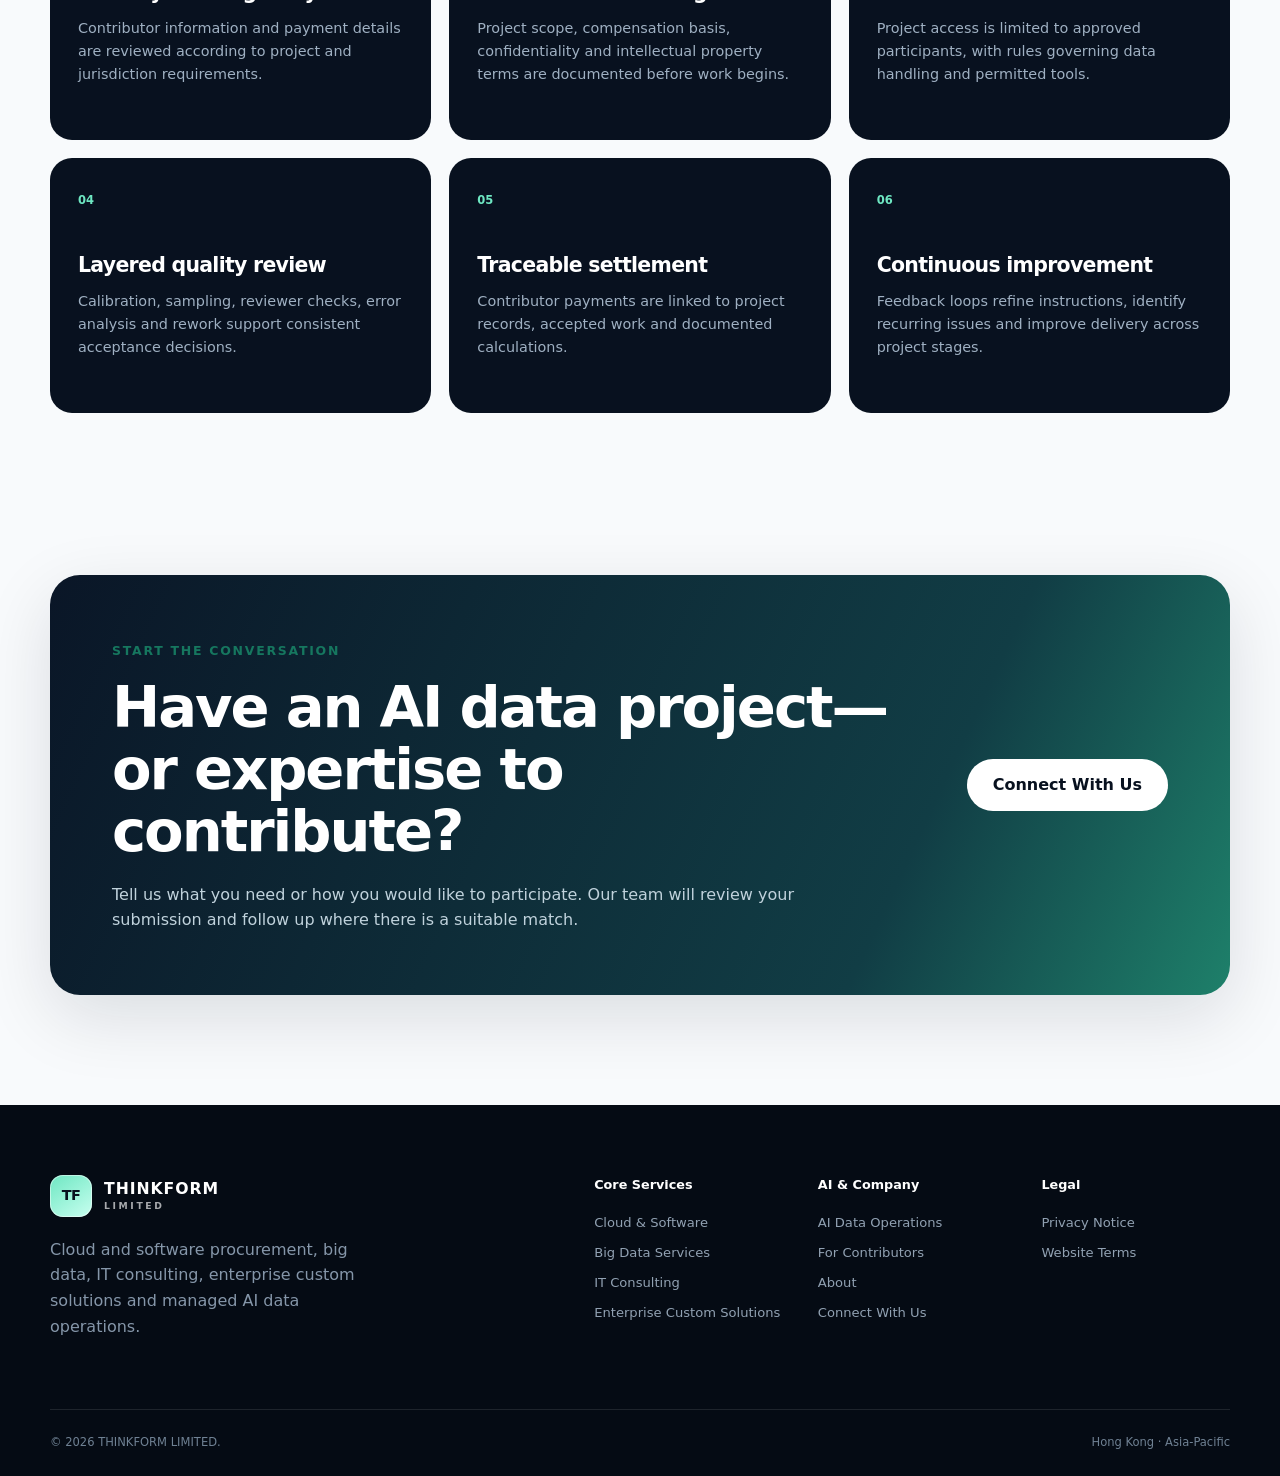
<file: ai-data.html>
<!doctype html>
<html lang="en">
<head>
  <meta charset="utf-8" /><meta name="viewport" content="width=device-width, initial-scale=1" />
  <title>AI Data Operations — THINKFORM LIMITED</title>
  <meta name="description" content="Managed AI training data, human evaluation, multilingual annotation, data collection and quality operations from THINKFORM LIMITED." />
  <meta name="theme-color" content="#08111f" /><link rel="icon" href="assets/favicon.svg" type="image/svg+xml" /><link rel="stylesheet" href="assets/styles.css" /><script defer src="assets/script.js"></script>
</head>
<body>
<a class="skip-link" href="#main">Skip to content</a>
<header class="site-header" data-header><div class="container nav-wrap"><a class="brand" href="index.html"><span class="brand-mark">TF</span><span class="brand-text"><strong>THINKFORM</strong><small>LIMITED</small></span></a><button class="menu-toggle" type="button" aria-label="Open menu" aria-expanded="false" data-menu-toggle><span></span><span></span><span></span></button><nav class="main-nav" data-nav><a href="cloud-services.html">Cloud &amp; Software</a><a href="digital-solutions.html">Data &amp; Technology</a><a class="nav-active" href="ai-data.html">AI Data Operations</a><a href="about.html">About</a><a class="button button-small" href="connect.html">Connect With Us</a></nav></div></header>
<main id="main">
<section class="page-hero section-dark ai-page-hero"><div class="container page-hero-grid"><div class="reveal"><span class="eyebrow">Human-in-the-loop data operations</span><h1>Human expertise, structured for better AI.</h1><p>THINKFORM LIMITED helps AI teams build, evaluate and improve intelligent systems through managed expert workflows, multilingual data operations and measurable quality control.</p><div class="hero-actions"><a class="button" href="connect.html?type=client&service=ai">Discuss an AI Data Project</a><a class="button button-ghost" href="#contributors">Apply as a Contributor</a></div></div><div class="page-visual workflow-card workflow-card-main reveal"><div class="mini-label">MANAGED WORKFLOW</div><div class="visual-title">From requirements to validated data</div><div class="flow-line"><div class="flow-node active"><span>01</span><b>Scope</b></div><div class="flow-node"><span>02</span><b>Qualify</b></div><div class="flow-node"><span>03</span><b>Produce</b></div><div class="flow-node"><span>04</span><b>Review</b></div><div class="flow-node"><span>05</span><b>Deliver</b></div></div><div class="metric-grid"><div><span>Text</span><b>Evaluation</b></div><div><span>Audio</span><b>Transcription</b></div><div><span>Image</span><b>Annotation</b></div><div><span>Expert</span><b>Reasoning</b></div></div></div></div></section>
<section class="section" id="solutions"><div class="container"><div class="section-heading reveal"><span class="eyebrow">AI data capabilities</span><h2>Data operations designed around your model.</h2><p>We combine qualified people, project management and quality assurance to produce useful, traceable data across the AI lifecycle.</p></div><div class="service-grid">
<article class="service-card reveal"><span class="service-number">01</span><div class="icon-box">Aa</div><h3>AI Response Evaluation</h3><p>Preference ranking, rubric-based review, factuality checks, style assessment and structured human feedback.</p></article>
<article class="service-card reveal"><span class="service-number">02</span><div class="icon-box">□</div><h3>Data Annotation</h3><p>Text, image, audio and video classification, tagging, segmentation and quality validation.</p></article>
<article class="service-card reveal"><span class="service-number">03</span><div class="icon-box">文</div><h3>Language & Localisation</h3><p>Translation review, linguistic evaluation, cultural adaptation and locale-specific data production.</p></article>
<article class="service-card reveal"><span class="service-number">04</span><div class="icon-box">⌁</div><h3>Speech & Transcription</h3><p>Speech collection, transcription, speaker labelling, timestamping and audio quality review.</p></article>
<article class="service-card reveal"><span class="service-number">05</span><div class="icon-box">◎</div><h3>Data Collection</h3><p>Consent-based collection of text, images, audio, video and user feedback for defined research use cases.</p></article>
<article class="service-card reveal"><span class="service-number">06</span><div class="icon-box">Σ</div><h3>Domain Expert Data</h3><p>Specialist prompts, answers, evaluations and reasoning data produced by qualified professionals.</p></article>
<article class="service-card reveal"><span class="service-number">07</span><div class="icon-box">✓</div><h3>Quality Operations</h3><p>Guideline development, reviewer calibration, sampling, error analysis, rework and delivery reporting.</p></article>
<article class="service-card reveal"><span class="service-number">08</span><div class="icon-box">!</div><h3>Safety & Red-Team Support</h3><p>Policy-based testing, risk categorisation and structured evaluation for safer model behaviour.</p></article>
</div></div></section>
<section class="section section-soft" id="how-it-works"><div class="container process-layout"><div class="section-heading sticky-heading reveal"><span class="eyebrow">Managed delivery</span><h2>A clear path from project brief to accepted output.</h2><p>Every engagement is defined through a written scope, measurable quality criteria and a controlled delivery workflow.</p><a class="text-link" href="connect.html?type=client&service=ai">Start a project conversation <span>→</span></a></div><div class="process-list"><article class="process-item reveal"><span>01</span><div><h3>Define the assignment</h3><p>We clarify the data type, language, volume, security needs, acceptance criteria, timeline and commercial structure.</p></div></article><article class="process-item reveal"><span>02</span><div><h3>Build the qualified team</h3><p>Contributors are selected according to language, location, expertise and project-specific qualification requirements.</p></div></article><article class="process-item reveal"><span>03</span><div><h3>Train and calibrate</h3><p>Guidelines, examples, qualification and reviewer calibration align the team before scaled production.</p></div></article><article class="process-item reveal"><span>04</span><div><h3>Produce and review</h3><p>Tasks move through controlled production, automated checks, human QA, exception handling and rework where required.</p></div></article><article class="process-item reveal"><span>05</span><div><h3>Deliver and report</h3><p>Accepted output is delivered with agreed reporting, quality metrics and traceable project records.</p></div></article></div></div></section>
<section class="section section-dark experts-section" id="contributors"><div class="container experts-grid"><div class="experts-copy reveal"><span class="eyebrow">For independent professionals</span><h2>Bring your language, knowledge and judgement to meaningful AI projects.</h2><p>We invite qualified independent contributors to express interest in project-based opportunities across data evaluation, annotation, collection, transcription, localisation and specialist review.</p><div class="expert-pill-row"><span>Language specialists</span><span>Researchers</span><span>Industry professionals</span><span>General contributors</span></div><a class="button" href="connect.html?type=contributor">Apply to Our Network</a></div><div class="expert-steps reveal"><div class="expert-step"><b>1</b><div><h3>Introduce yourself</h3><p>Share your location, languages, skills, professional background and availability.</p></div></div><div class="expert-step"><b>2</b><div><h3>Complete qualification</h3><p>Eligible applicants may be invited to identity checks, training or project-specific assessments.</p></div></div><div class="expert-step"><b>3</b><div><h3>Receive project invitations</h3><p>Assignments are offered according to project demand and your verified profile.</p></div></div><div class="expert-step"><b>4</b><div><h3>Submit and get reviewed</h3><p>Completed work is assessed against documented quality and acceptance standards.</p></div></div><div class="expert-step"><b>5</b><div><h3>Receive payment</h3><p>Accepted work is settled under the applicable contractor agreement and project terms.</p></div></div><p class="fine-print">Application does not guarantee project placement. Project availability, eligibility, rates and timing vary by assignment and jurisdiction.</p></div></div></section>
<section class="section" id="trust"><div class="container"><div class="section-heading centered reveal"><span class="eyebrow">Trust & quality</span><h2>Designed for accountable human data production.</h2><p>Our operating model is built around clear responsibilities, controlled participation and evidence-based quality decisions.</p></div><div class="trust-grid"><article class="trust-card reveal"><span>01</span><h3>Identity and eligibility checks</h3><p>Contributor information and payment details are reviewed according to project and jurisdiction requirements.</p></article><article class="trust-card reveal"><span>02</span><h3>Contract-based assignments</h3><p>Project scope, compensation basis, confidentiality and intellectual property terms are documented before work begins.</p></article><article class="trust-card reveal"><span>03</span><h3>Controlled access</h3><p>Project access is limited to approved participants, with rules governing data handling and permitted tools.</p></article><article class="trust-card reveal"><span>04</span><h3>Layered quality review</h3><p>Calibration, sampling, reviewer checks, error analysis and rework support consistent acceptance decisions.</p></article><article class="trust-card reveal"><span>05</span><h3>Traceable settlement</h3><p>Contributor payments are linked to project records, accepted work and documented calculations.</p></article><article class="trust-card reveal"><span>06</span><h3>Continuous improvement</h3><p>Feedback loops refine instructions, identify recurring issues and improve delivery across project stages.</p></article></div></div></section>
<section class="cta-section"><div class="container cta-card reveal"><div><span class="eyebrow">Start the conversation</span><h2>Have an AI data project—or expertise to contribute?</h2><p>Tell us what you need or how you would like to participate. Our team will review your submission and follow up where there is a suitable match.</p></div><a class="button button-light" href="connect.html">Connect With Us</a></div></section>
</main>
<footer class="site-footer"><div class="container footer-grid"><div><a class="brand brand-footer" href="index.html"><span class="brand-mark">TF</span><span class="brand-text"><strong>THINKFORM</strong><small>LIMITED</small></span></a><p>Cloud and software procurement, big data, IT consulting, enterprise custom solutions and managed AI data operations.</p></div><div class="footer-links"><div><strong>Core Services</strong><a href="cloud-services.html">Cloud &amp; Software</a><a href="digital-solutions.html#big-data">Big Data Services</a><a href="digital-solutions.html#consulting">IT Consulting</a><a href="digital-solutions.html#custom">Enterprise Custom Solutions</a></div><div><strong>AI &amp; Company</strong><a href="ai-data.html">AI Data Operations</a><a href="#contributors">For Contributors</a><a href="about.html">About</a><a href="connect.html">Connect With Us</a></div><div><strong>Legal</strong><a href="privacy.html">Privacy Notice</a><a href="terms.html">Website Terms</a></div></div></div><div class="container footer-bottom"><span>© <span data-year></span> THINKFORM LIMITED.</span><span>Hong Kong · Asia-Pacific</span></div></footer>
</body></html>
</file>
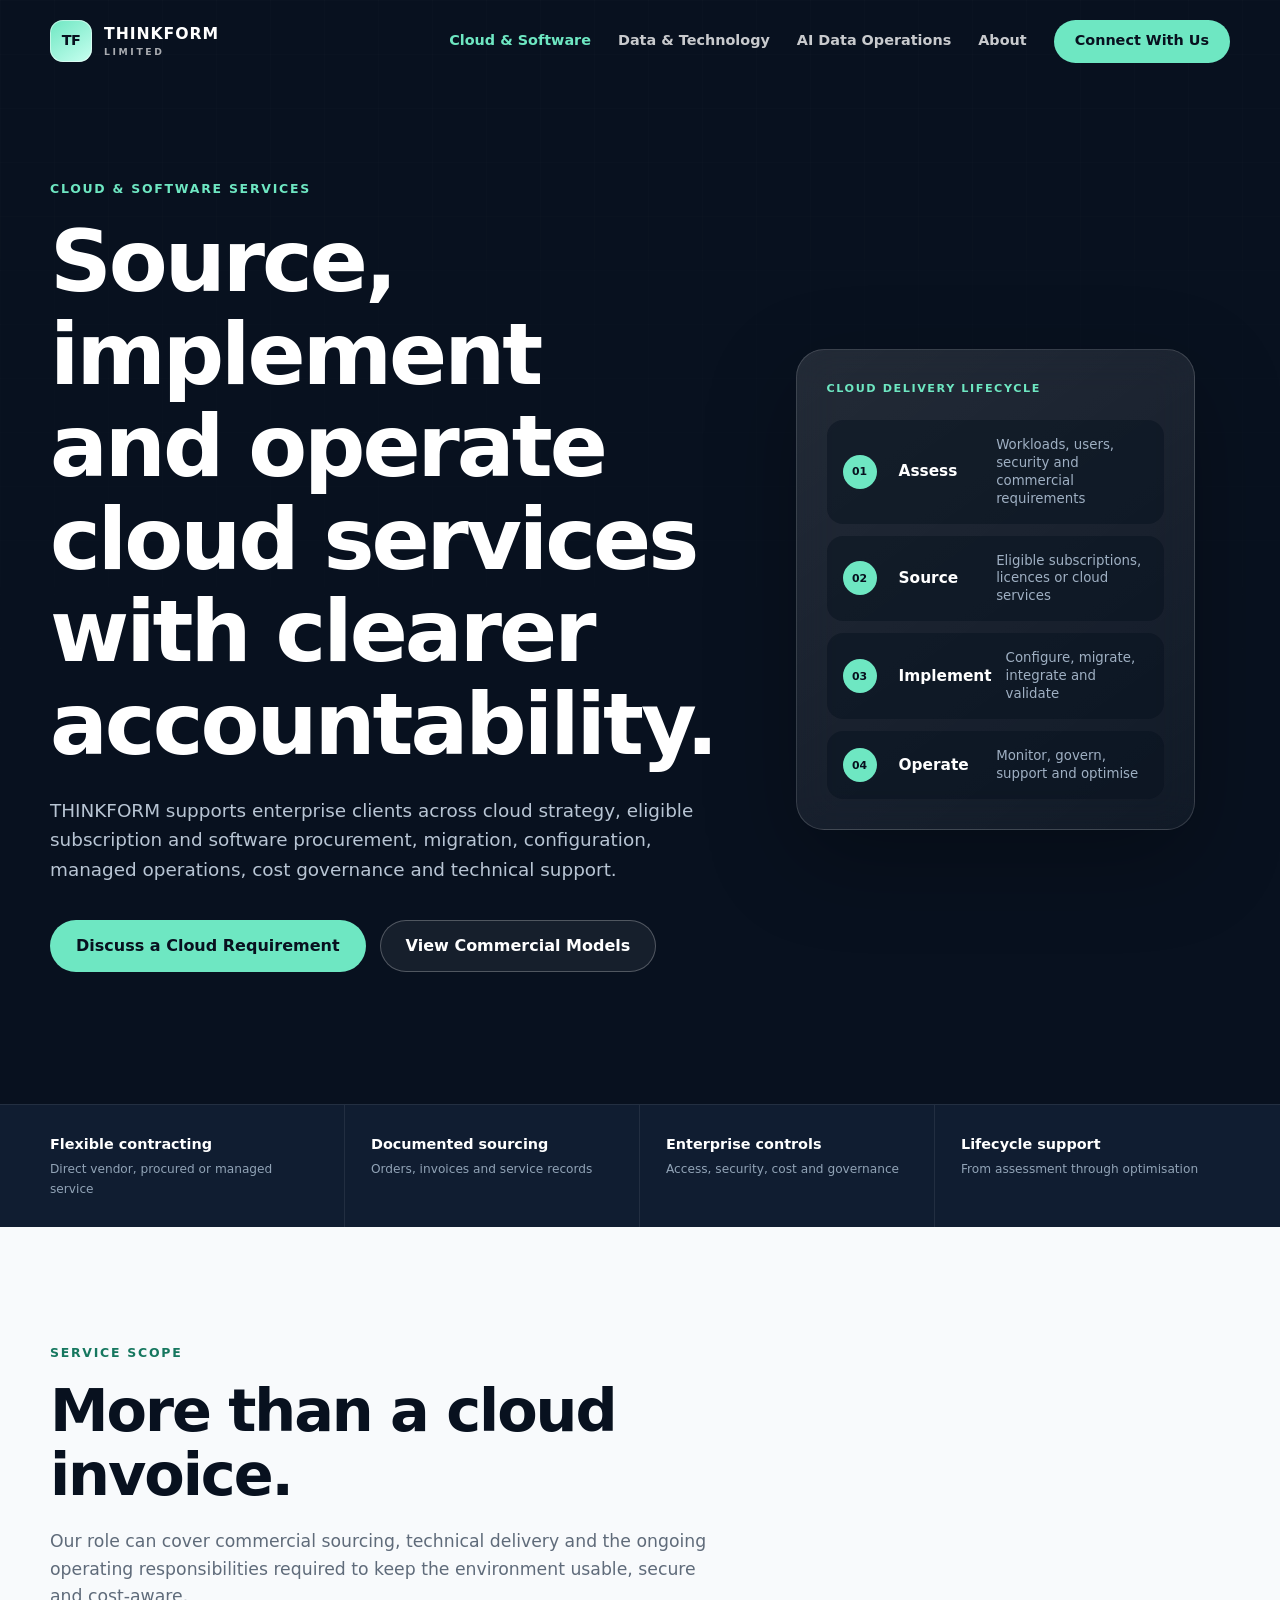
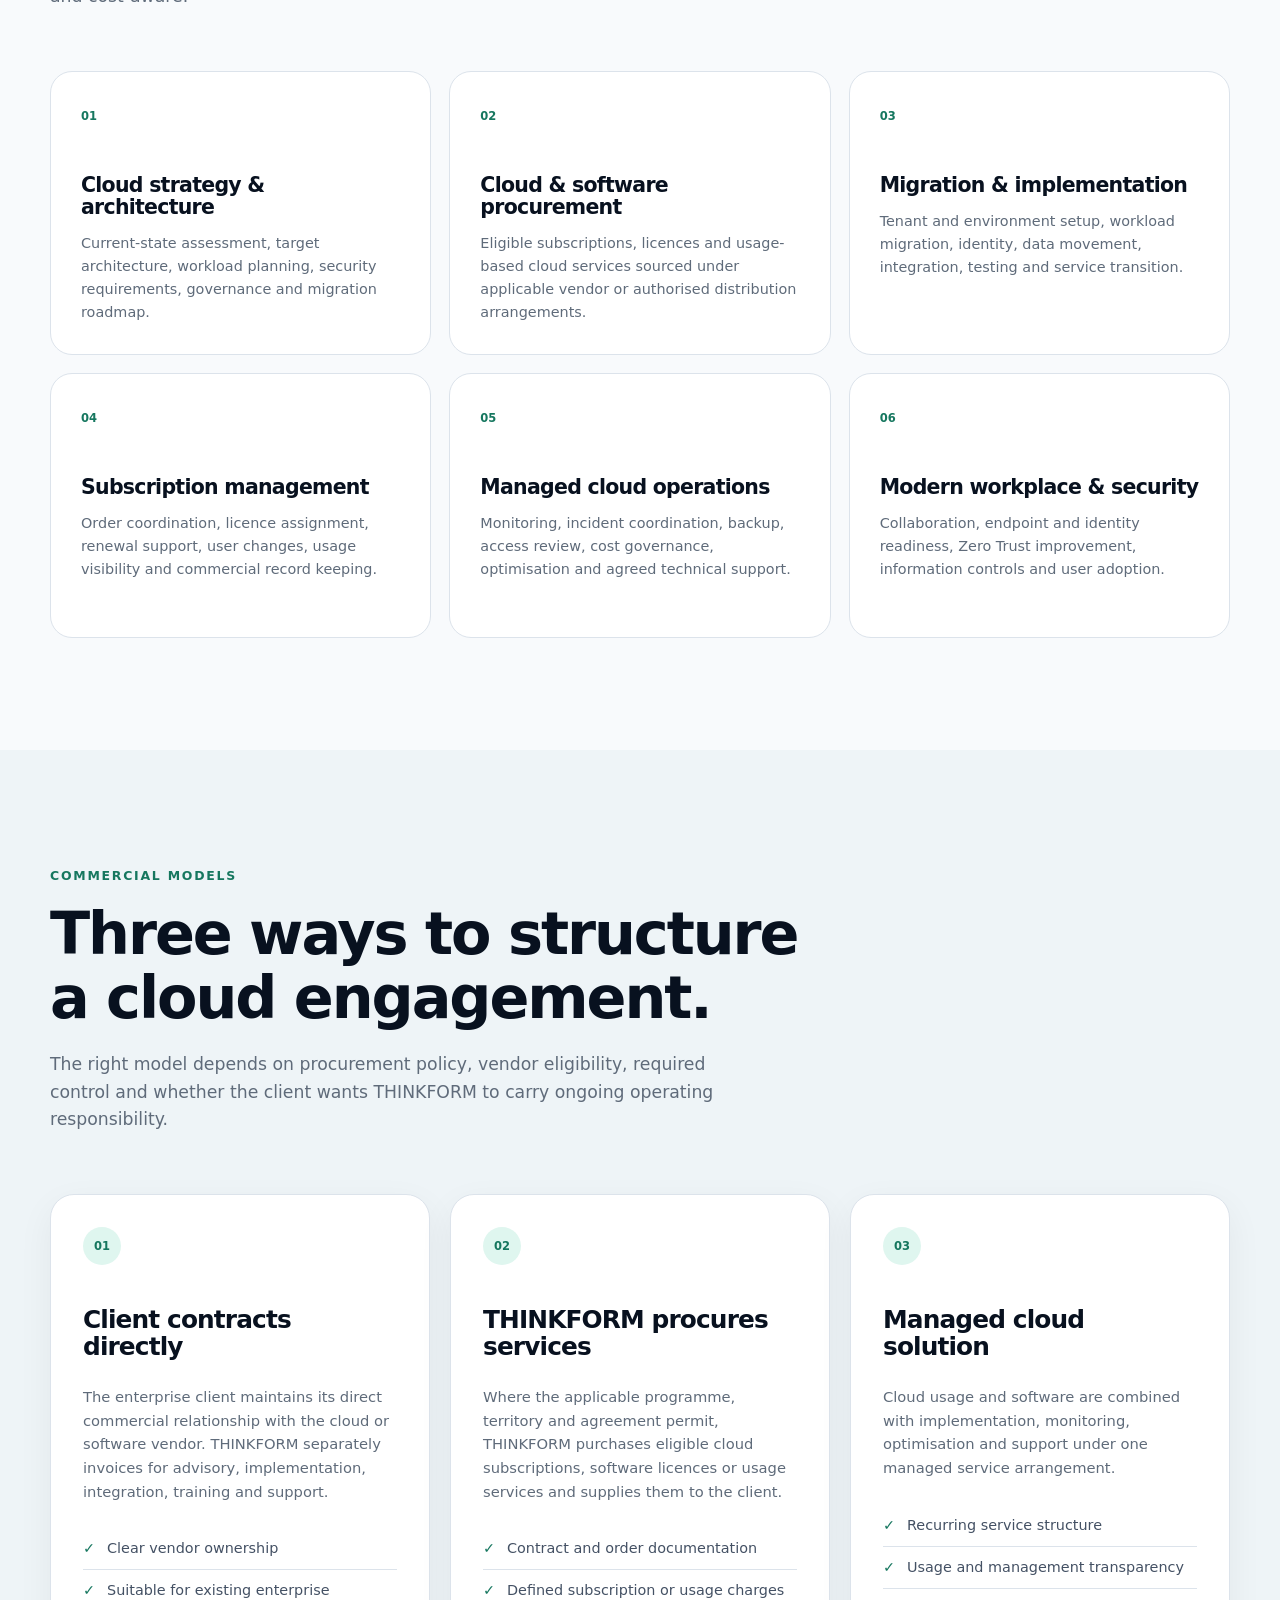
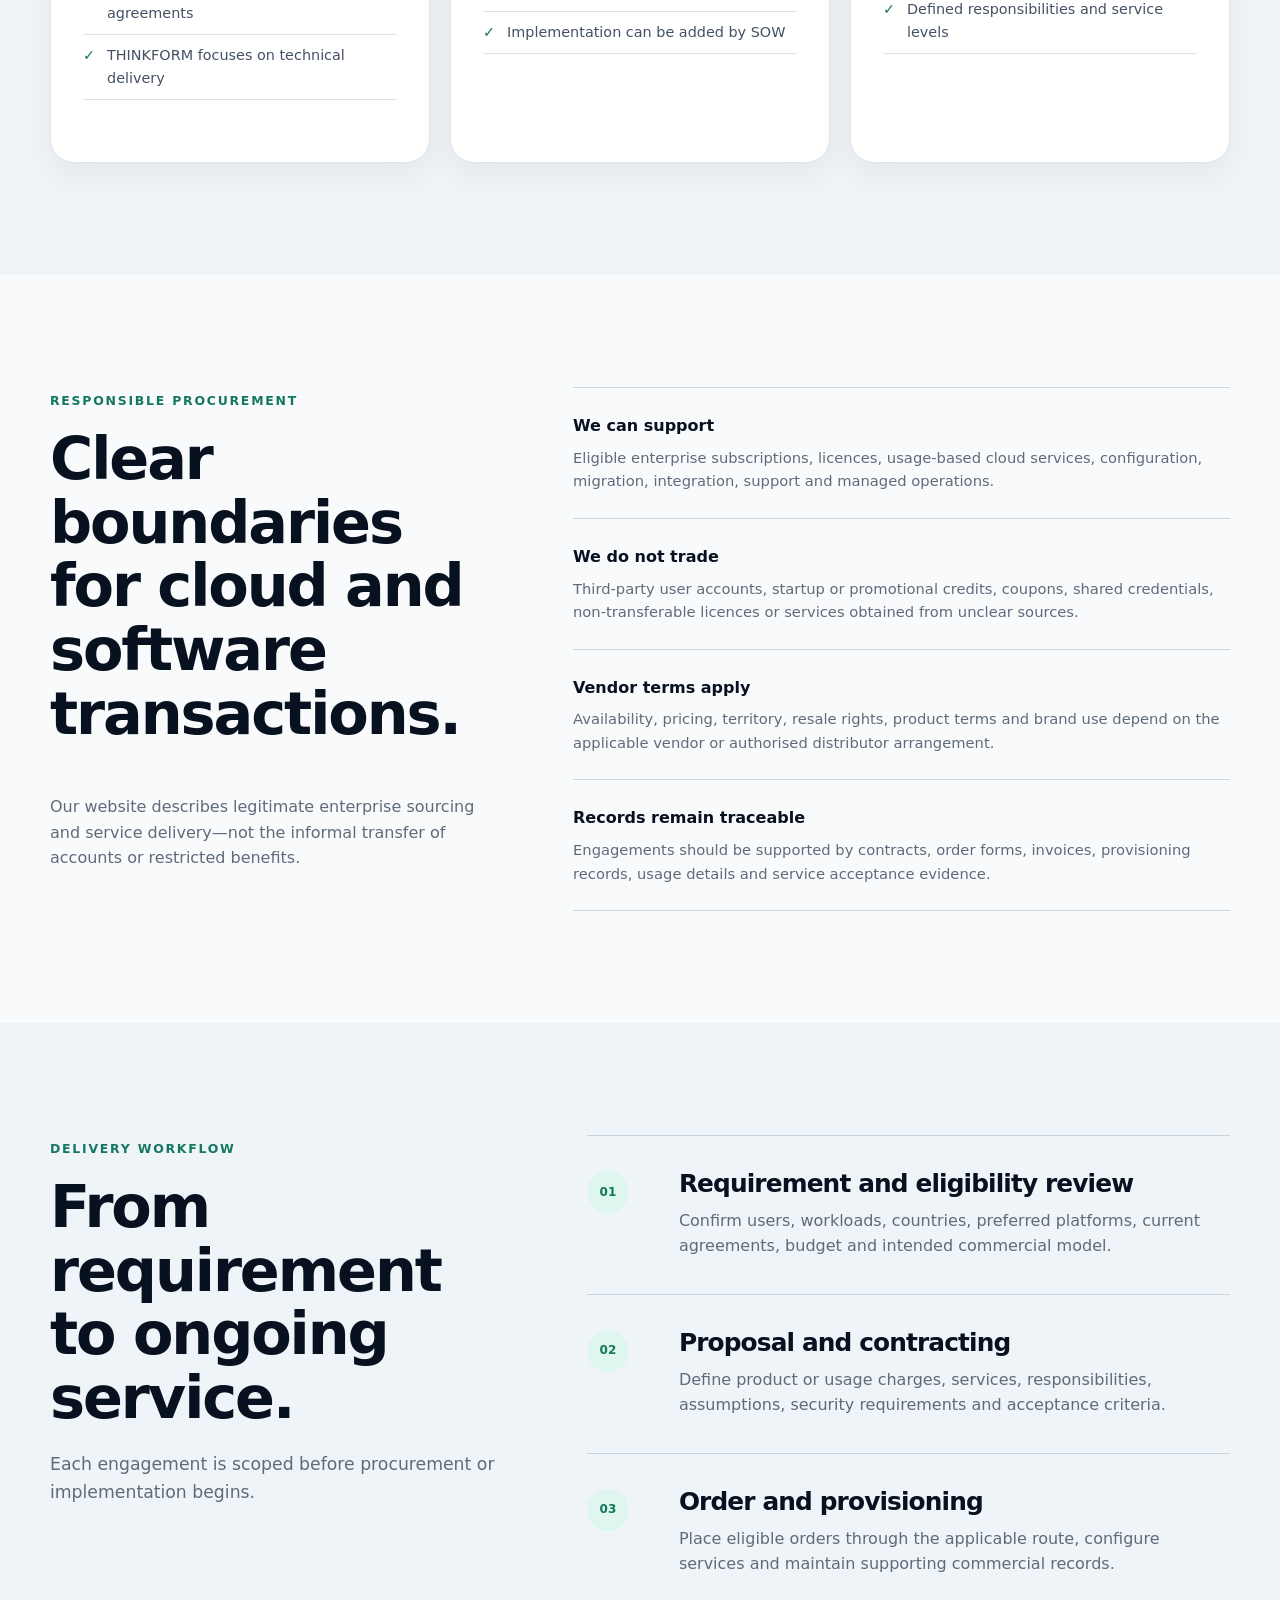
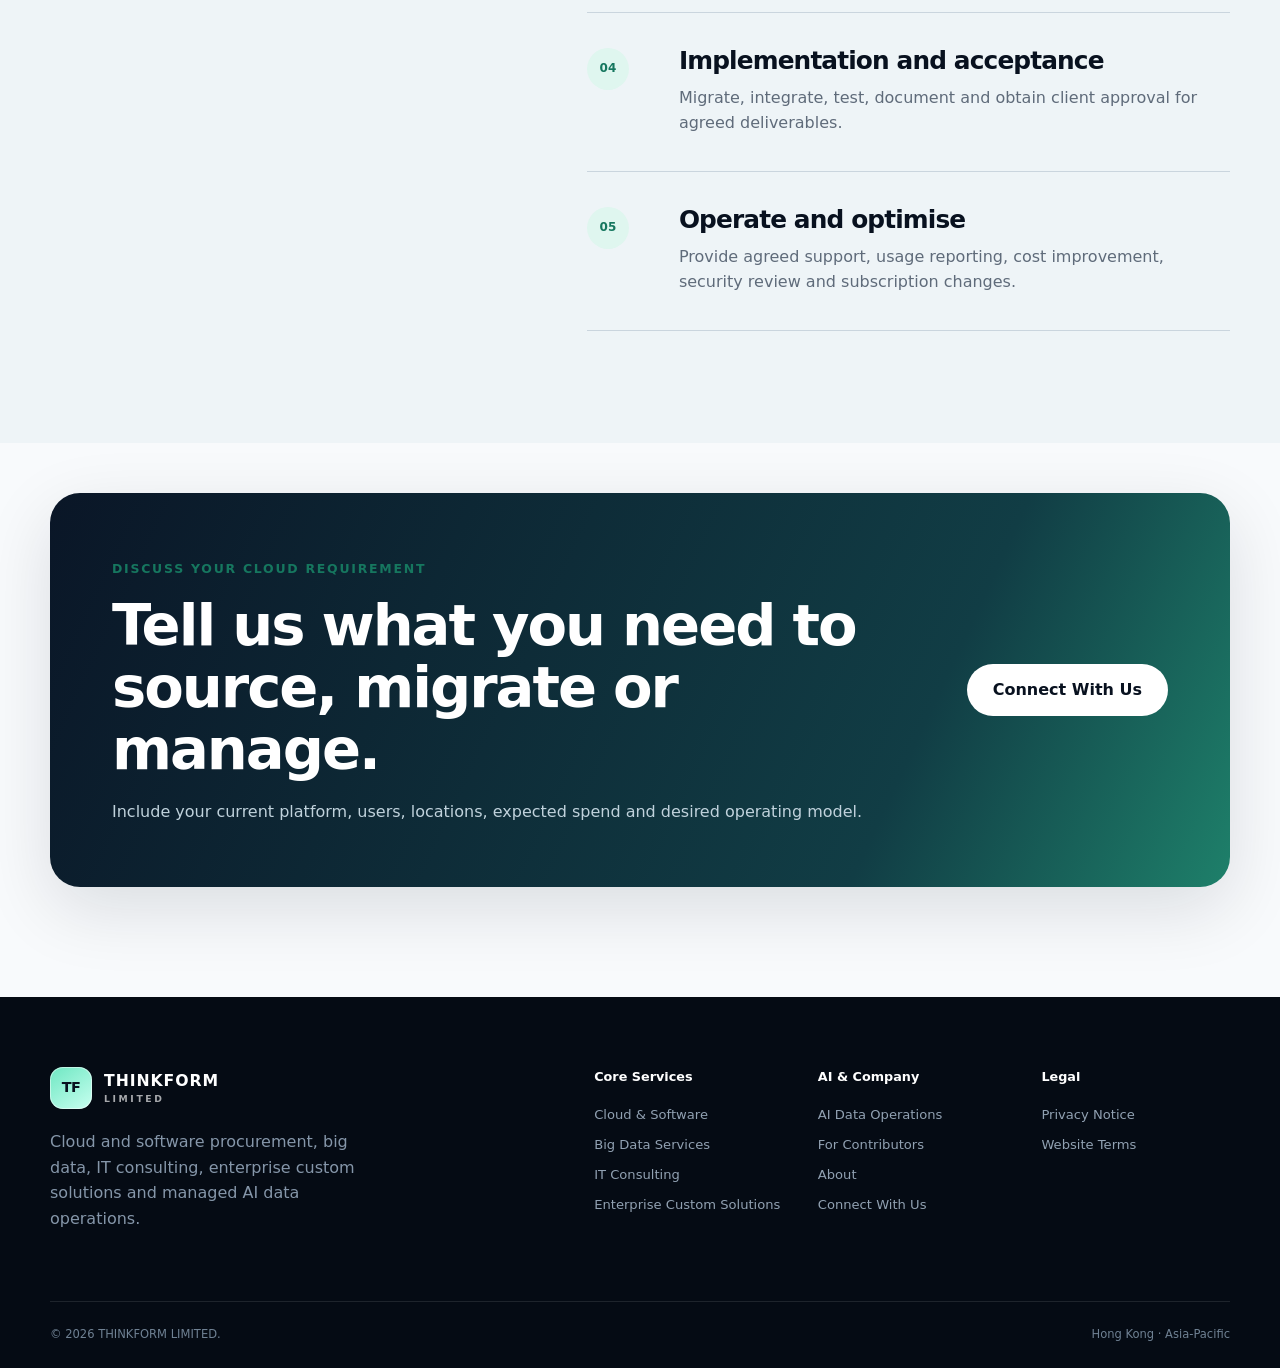
<file: cloud-services.html>
<!doctype html><html lang="en"><head>
<meta charset="utf-8"><meta name="viewport" content="width=device-width, initial-scale=1">
<title>Cloud & Software Procurement Services — THINKFORM LIMITED</title>
<meta name="description" content="Cloud strategy, eligible cloud and software procurement, subscription management, migration, managed operations and enterprise support from THINKFORM LIMITED.">
<meta name="theme-color" content="#08111f"><link rel="icon" href="assets/favicon.svg" type="image/svg+xml"><link rel="stylesheet" href="assets/styles.css"><script defer src="assets/script.js"></script></head><body><a class="skip-link" href="#main">Skip to content</a>
<header class="site-header" data-header><div class="container nav-wrap"><a class="brand" href="index.html" aria-label="THINKFORM LIMITED home"><span class="brand-mark" aria-hidden="true">TF</span><span class="brand-text"><strong>THINKFORM</strong><small>LIMITED</small></span></a><button class="menu-toggle" type="button" aria-label="Open menu" aria-expanded="false" data-menu-toggle><span></span><span></span><span></span></button><nav class="main-nav" aria-label="Primary navigation" data-nav><a class="nav-active" href="cloud-services.html">Cloud &amp; Software</a><a href="digital-solutions.html">Data &amp; Technology</a><a href="ai-data.html">AI Data Operations</a><a href="about.html">About</a><a class="button button-small" href="connect.html">Connect With Us</a></nav></div></header>
<main id="main">
<section class="page-hero section-dark cloud-page-hero"><div class="container page-hero-grid"><div class="reveal"><span class="eyebrow">Cloud &amp; software services</span><h1>Source, implement and operate cloud services with clearer accountability.</h1><p>THINKFORM supports enterprise clients across cloud strategy, eligible subscription and software procurement, migration, configuration, managed operations, cost governance and technical support.</p><div class="hero-actions"><a class="button" href="connect.html?type=client&service=cloud">Discuss a Cloud Requirement</a><a class="button button-ghost" href="#commercial-models">View Commercial Models</a></div></div><div class="cloud-flow-board reveal"><span class="mini-label">CLOUD DELIVERY LIFECYCLE</span><div><b>01</b><strong>Assess</strong><small>Workloads, users, security and commercial requirements</small></div><div><b>02</b><strong>Source</strong><small>Eligible subscriptions, licences or cloud services</small></div><div><b>03</b><strong>Implement</strong><small>Configure, migrate, integrate and validate</small></div><div><b>04</b><strong>Operate</strong><small>Monitor, govern, support and optimise</small></div></div></div></section>
<section class="trust-strip"><div class="container trust-strip-grid"><div><strong>Flexible contracting</strong><span>Direct vendor, procured or managed service</span></div><div><strong>Documented sourcing</strong><span>Orders, invoices and service records</span></div><div><strong>Enterprise controls</strong><span>Access, security, cost and governance</span></div><div><strong>Lifecycle support</strong><span>From assessment through optimisation</span></div></div></section>
<section class="section"><div class="container"><div class="section-heading reveal"><span class="eyebrow">Service scope</span><h2>More than a cloud invoice.</h2><p>Our role can cover commercial sourcing, technical delivery and the ongoing operating responsibilities required to keep the environment usable, secure and cost-aware.</p></div><div class="cloud-capability-grid"><article class="cloud-capability reveal"><span>01</span><h3>Cloud strategy &amp; architecture</h3><p>Current-state assessment, target architecture, workload planning, security requirements, governance and migration roadmap.</p></article><article class="cloud-capability reveal"><span>02</span><h3>Cloud &amp; software procurement</h3><p>Eligible subscriptions, licences and usage-based cloud services sourced under applicable vendor or authorised distribution arrangements.</p></article><article class="cloud-capability reveal"><span>03</span><h3>Migration &amp; implementation</h3><p>Tenant and environment setup, workload migration, identity, data movement, integration, testing and service transition.</p></article><article class="cloud-capability reveal"><span>04</span><h3>Subscription management</h3><p>Order coordination, licence assignment, renewal support, user changes, usage visibility and commercial record keeping.</p></article><article class="cloud-capability reveal"><span>05</span><h3>Managed cloud operations</h3><p>Monitoring, incident coordination, backup, access review, cost governance, optimisation and agreed technical support.</p></article><article class="cloud-capability reveal"><span>06</span><h3>Modern workplace &amp; security</h3><p>Collaboration, endpoint and identity readiness, Zero Trust improvement, information controls and user adoption.</p></article></div></div></section>
<section class="section section-soft" id="commercial-models"><div class="container"><div class="section-heading reveal"><span class="eyebrow">Commercial models</span><h2>Three ways to structure a cloud engagement.</h2><p>The right model depends on procurement policy, vendor eligibility, required control and whether the client wants THINKFORM to carry ongoing operating responsibility.</p></div><div class="commercial-model-grid"><article class="commercial-model-card reveal"><span>01</span><h3>Client contracts directly</h3><p>The enterprise client maintains its direct commercial relationship with the cloud or software vendor. THINKFORM separately invoices for advisory, implementation, integration, training and support.</p><ul class="mini-list"><li>Clear vendor ownership</li><li>Suitable for existing enterprise agreements</li><li>THINKFORM focuses on technical delivery</li></ul></article><article class="commercial-model-card reveal"><span>02</span><h3>THINKFORM procures services</h3><p>Where the applicable programme, territory and agreement permit, THINKFORM purchases eligible cloud subscriptions, software licences or usage services and supplies them to the client.</p><ul class="mini-list"><li>Contract and order documentation</li><li>Defined subscription or usage charges</li><li>Implementation can be added by SOW</li></ul></article><article class="commercial-model-card reveal"><span>03</span><h3>Managed cloud solution</h3><p>Cloud usage and software are combined with implementation, monitoring, optimisation and support under one managed service arrangement.</p><ul class="mini-list"><li>Recurring service structure</li><li>Usage and management transparency</li><li>Defined responsibilities and service levels</li></ul></article></div></div></section>
<section class="section" id="responsible-procurement"><div class="container split-feature"><div class="reveal"><span class="eyebrow">Responsible procurement</span><h2>Clear boundaries for cloud and software transactions.</h2><p>Our website describes legitimate enterprise sourcing and service delivery—not the informal transfer of accounts or restricted benefits.</p></div><div class="boundary-list reveal"><div><b>We can support</b><p>Eligible enterprise subscriptions, licences, usage-based cloud services, configuration, migration, integration, support and managed operations.</p></div><div><b>We do not trade</b><p>Third-party user accounts, startup or promotional credits, coupons, shared credentials, non-transferable licences or services obtained from unclear sources.</p></div><div><b>Vendor terms apply</b><p>Availability, pricing, territory, resale rights, product terms and brand use depend on the applicable vendor or authorised distributor arrangement.</p></div><div><b>Records remain traceable</b><p>Engagements should be supported by contracts, order forms, invoices, provisioning records, usage details and service acceptance evidence.</p></div></div></div></section>
<section class="section section-soft"><div class="container process-layout"><div class="section-heading sticky-heading reveal"><span class="eyebrow">Delivery workflow</span><h2>From requirement to ongoing service.</h2><p>Each engagement is scoped before procurement or implementation begins.</p></div><div class="process-list"><article class="process-item reveal"><span>01</span><div><h3>Requirement and eligibility review</h3><p>Confirm users, workloads, countries, preferred platforms, current agreements, budget and intended commercial model.</p></div></article><article class="process-item reveal"><span>02</span><div><h3>Proposal and contracting</h3><p>Define product or usage charges, services, responsibilities, assumptions, security requirements and acceptance criteria.</p></div></article><article class="process-item reveal"><span>03</span><div><h3>Order and provisioning</h3><p>Place eligible orders through the applicable route, configure services and maintain supporting commercial records.</p></div></article><article class="process-item reveal"><span>04</span><div><h3>Implementation and acceptance</h3><p>Migrate, integrate, test, document and obtain client approval for agreed deliverables.</p></div></article><article class="process-item reveal"><span>05</span><div><h3>Operate and optimise</h3><p>Provide agreed support, usage reporting, cost improvement, security review and subscription changes.</p></div></article></div></div></section>
<section class="cta-section"><div class="container cta-card reveal"><div><span class="eyebrow">Discuss your cloud requirement</span><h2>Tell us what you need to source, migrate or manage.</h2><p>Include your current platform, users, locations, expected spend and desired operating model.</p></div><a class="button button-light" href="connect.html?type=client&service=cloud">Connect With Us</a></div></section>
</main><footer class="site-footer"><div class="container footer-grid"><div><a class="brand brand-footer" href="index.html"><span class="brand-mark">TF</span><span class="brand-text"><strong>THINKFORM</strong><small>LIMITED</small></span></a><p>Cloud and software procurement, big data, IT consulting, enterprise custom solutions and managed AI data operations.</p></div><div class="footer-links"><div><strong>Core Services</strong><a href="cloud-services.html">Cloud &amp; Software</a><a href="digital-solutions.html#big-data">Big Data Services</a><a href="digital-solutions.html#consulting">IT Consulting</a><a href="digital-solutions.html#custom">Enterprise Custom Solutions</a></div><div><strong>AI &amp; Company</strong><a href="ai-data.html">AI Data Operations</a><a href="ai-data.html#contributors">For Contributors</a><a href="about.html">About</a><a href="connect.html">Connect With Us</a></div><div><strong>Legal</strong><a href="privacy.html">Privacy Notice</a><a href="terms.html">Website Terms</a></div></div></div><div class="container footer-bottom"><span>© <span data-year></span> THINKFORM LIMITED.</span><span>Hong Kong · Asia-Pacific</span></div></footer></body></html>
</file>
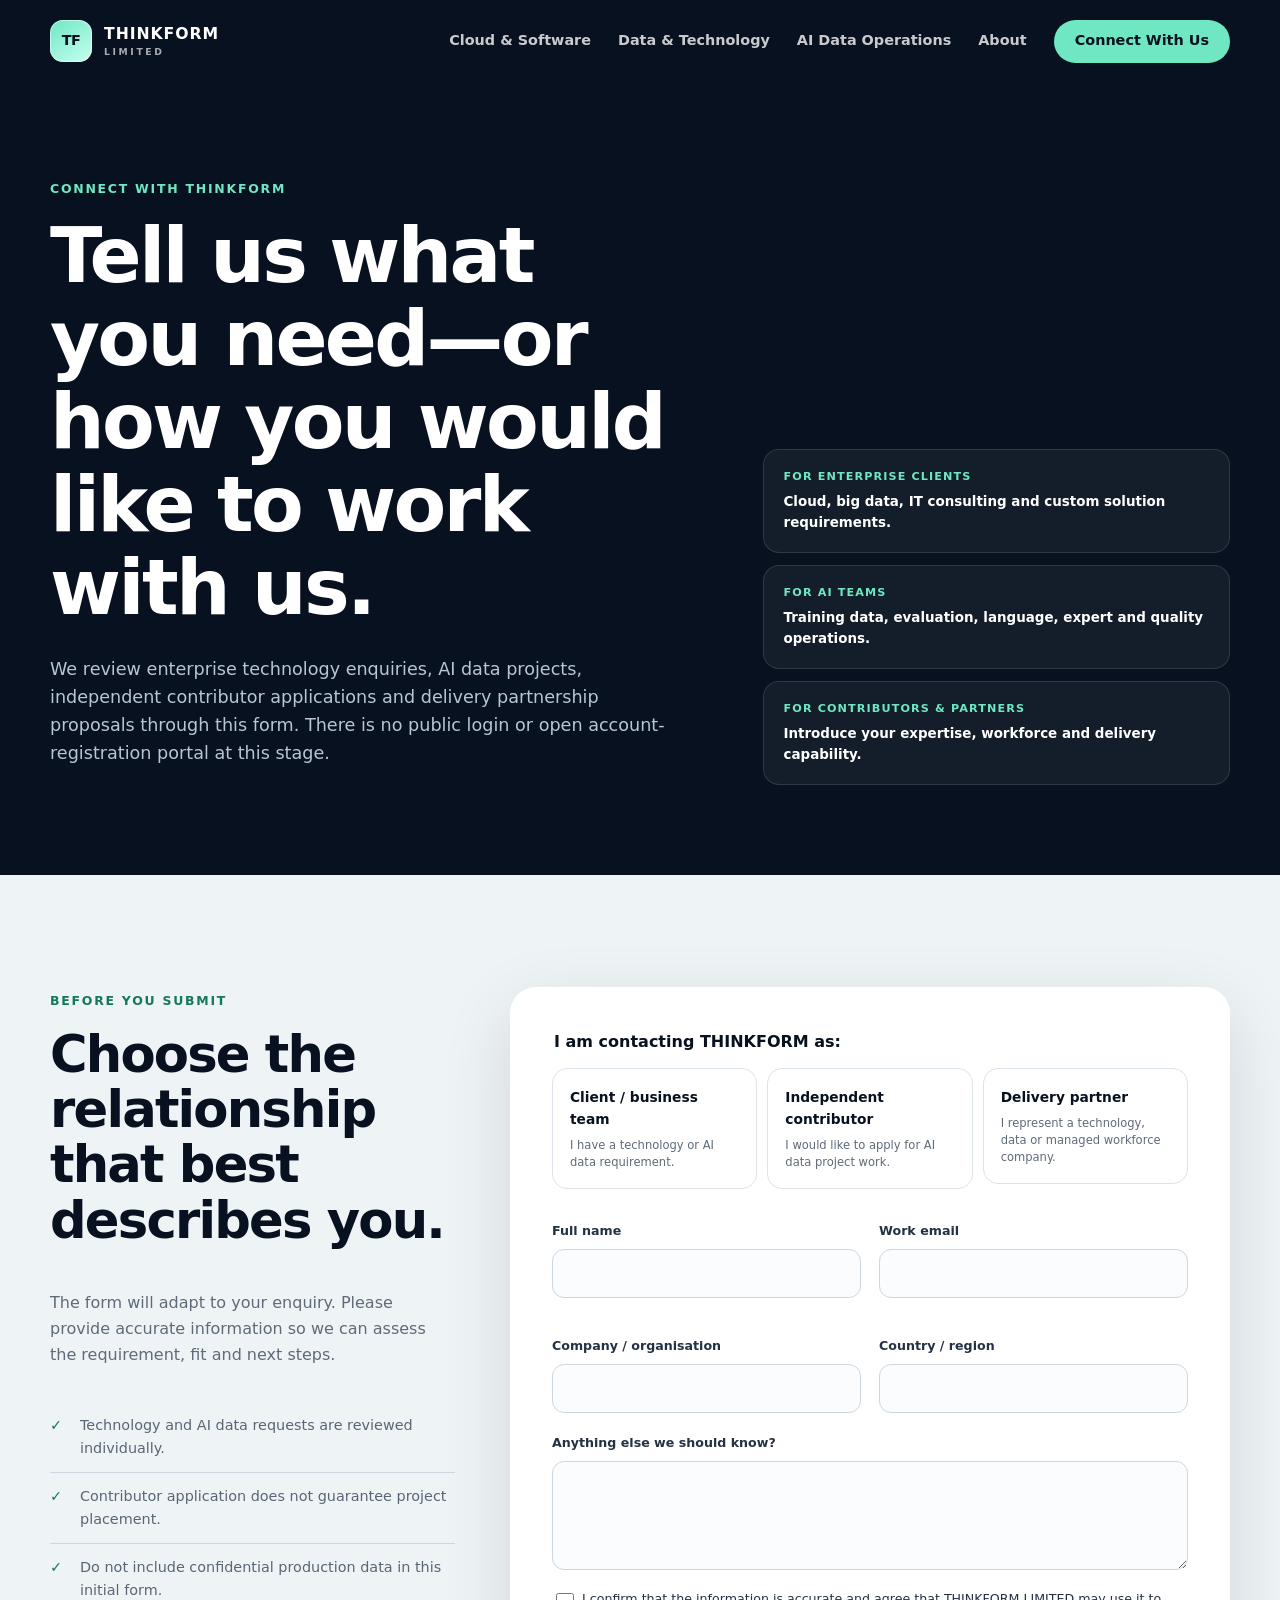
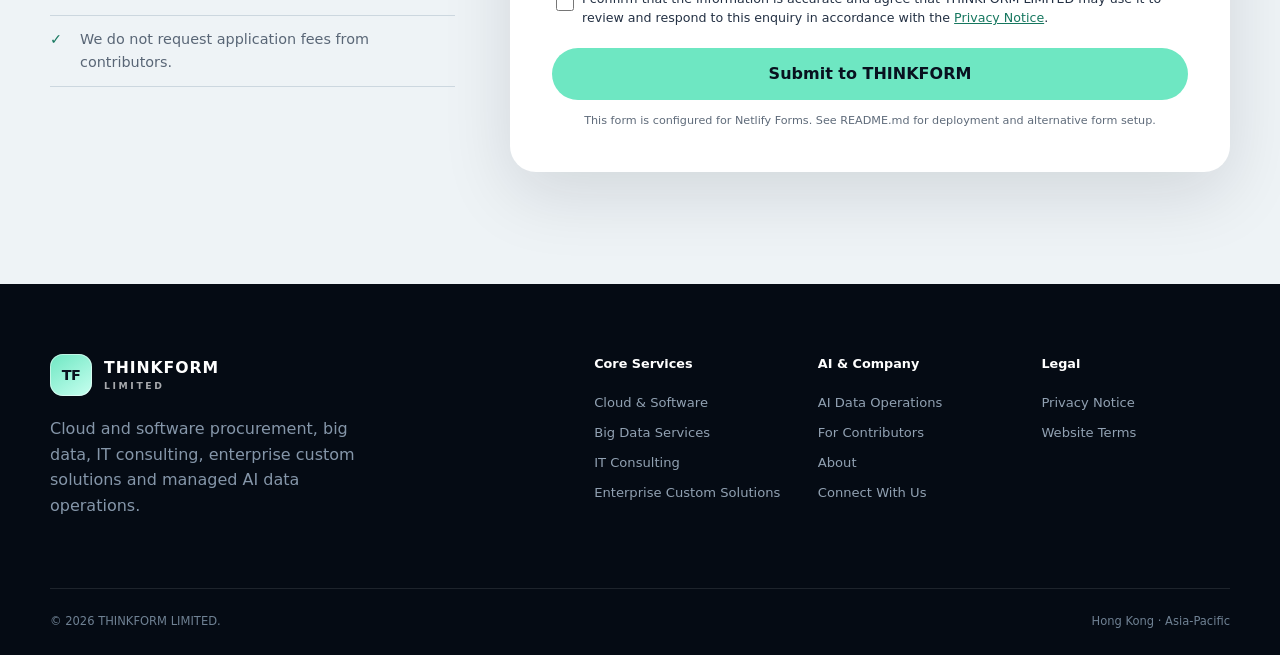
<file: connect.html>
<!doctype html><html lang="en"><head><meta charset="utf-8"><meta name="viewport" content="width=device-width, initial-scale=1"><title>Connect With Us — THINKFORM LIMITED</title><meta name="description" content="Contact THINKFORM LIMITED about cloud, big data, IT consulting, enterprise custom solutions, AI data projects, contributor opportunities or delivery partnerships."><meta name="theme-color" content="#08111f"><link rel="icon" href="assets/favicon.svg" type="image/svg+xml"><link rel="stylesheet" href="assets/styles.css"><script defer src="assets/script.js"></script></head><body class="connect-page"><a class="skip-link" href="#main">Skip to content</a>
<header class="site-header site-header-dark" data-header>
  <div class="container nav-wrap">
    <a class="brand" href="index.html" aria-label="THINKFORM LIMITED home"><span class="brand-mark" aria-hidden="true">TF</span><span class="brand-text"><strong>THINKFORM</strong><small>LIMITED</small></span></a>
    <button class="menu-toggle" type="button" aria-label="Open menu" aria-expanded="false" data-menu-toggle><span></span><span></span><span></span></button>
    <nav class="main-nav" aria-label="Primary navigation" data-nav>
      <a href="cloud-services.html">Cloud &amp; Software</a>
      <a href="digital-solutions.html">Data &amp; Technology</a>
      <a href="ai-data.html">AI Data Operations</a>
      <a href="about.html">About</a>
      <a class="button button-small" href="connect.html">Connect With Us</a>
    </nav>
  </div>
</header><main id="main">
<section class="connect-hero section-dark"><div class="container connect-hero-grid"><div class="reveal"><span class="eyebrow">Connect with THINKFORM</span><h1>Tell us what you need—or how you would like to work with us.</h1><p>We review enterprise technology enquiries, AI data projects, independent contributor applications and delivery partnership proposals through this form. There is no public login or open account-registration portal at this stage.</p></div><div class="connect-summary reveal"><div><span>For enterprise clients</span><b>Cloud, big data, IT consulting and custom solution requirements.</b></div><div><span>For AI teams</span><b>Training data, evaluation, language, expert and quality operations.</b></div><div><span>For contributors & partners</span><b>Introduce your expertise, workforce and delivery capability.</b></div></div></div></section>
<section class="section connect-form-section"><div class="container form-layout"><aside class="form-aside reveal"><span class="eyebrow">Before you submit</span><h2>Choose the relationship that best describes you.</h2><p>The form will adapt to your enquiry. Please provide accurate information so we can assess the requirement, fit and next steps.</p><ul class="check-list"><li>Technology and AI data requests are reviewed individually.</li><li>Contributor application does not guarantee project placement.</li><li>Do not include confidential production data in this initial form.</li><li>We do not request application fees from contributors.</li></ul></aside><div class="form-card reveal">
<form name="connect" method="POST" action="thank-you.html" data-netlify="true" netlify-honeypot="bot-field" data-connect-form><input type="hidden" name="form-name" value="connect"><p class="hidden"><label>Do not fill this out: <input name="bot-field"></label></p>
<fieldset><legend>I am contacting THINKFORM as:</legend><div class="choice-grid"><label class="choice-card"><input type="radio" name="relationship" value="Client / business team" data-type-radio="client" required><span><b>Client / business team</b><small>I have a technology or AI data requirement.</small></span></label><label class="choice-card"><input type="radio" name="relationship" value="Independent contributor" data-type-radio="contributor" required><span><b>Independent contributor</b><small>I would like to apply for AI data project work.</small></span></label><label class="choice-card"><input type="radio" name="relationship" value="Delivery partner" data-type-radio="partner" required><span><b>Delivery partner</b><small>I represent a technology, data or managed workforce company.</small></span></label></div></fieldset>
<div class="field-grid two-col"><label>Full name<input type="text" name="full_name" autocomplete="name" required></label><label>Work email<input type="email" name="email" autocomplete="email" required></label><label>Company / organisation<input type="text" name="company" autocomplete="organization"></label><label>Country / region<input type="text" name="country" autocomplete="country-name" required></label></div>
<div class="conditional-panel" data-panel="client" hidden><h3>Business requirement</h3><div class="field-grid two-col"><label>Primary service<select name="client_requirement" data-service-select data-required-when-visible><option value="">Select one</option><option value="cloud">Cloud &amp; Software Services</option><option value="big-data">Big Data Services</option><option value="consulting">IT Consulting</option><option value="custom">Enterprise Custom Solutions</option><option value="ai">AI Data Operations</option><option value="multiple">Multiple Services / Not Sure Yet</option></select></label><label>Area of interest<input type="text" name="area_of_interest" placeholder="e.g. cloud procurement, migration, BI dashboard, custom portal" data-required-when-visible></label><label>Expected start period<input type="text" name="start_period" placeholder="e.g. Q4 2026"></label><label>Estimated scale or budget range<input type="text" name="estimated_scale" placeholder="Users, systems, data volume, project size"></label></div><div class="cloud-enquiry-box"><span>For cloud and software enquiries</span><div class="field-grid two-col"><label>Preferred commercial model<select name="cloud_commercial_model"><option value="">Select if relevant</option><option>Client contracts directly with vendor</option><option>THINKFORM procurement / resale</option><option>Managed cloud solution</option><option>Not sure — advice required</option></select></label><label>Current or preferred platform<input type="text" name="cloud_platform" placeholder="Public cloud, productivity suite or software"></label><label>Estimated users / workloads<input type="text" name="cloud_scale" placeholder="e.g. 80 users, 12 workloads"></label><label>Estimated monthly or annual spend<input type="text" name="cloud_spend" placeholder="Optional budget or current spend"></label></div></div><label>Requirement summary<textarea name="project_summary" rows="6" placeholder="Describe the current situation, business objective, relevant systems or data, expected outcome and timeline." data-required-when-visible></textarea></label></div>
<div class="conditional-panel" data-panel="contributor" hidden><h3>Contributor profile</h3><div class="field-grid two-col"><label>Native / fluent languages<input type="text" name="languages" placeholder="e.g. Japanese (native), English (fluent)" data-required-when-visible></label><label>Primary skill area<select name="skill_area" data-required-when-visible><option value="">Select one</option><option>General data annotation</option><option>AI response evaluation</option><option>Translation / localisation</option><option>Transcription / speech</option><option>Data collection</option><option>Software / coding</option><option>Finance / accounting</option><option>Legal</option><option>Medical / life sciences</option><option>Academic / research</option><option>Other professional expertise</option></select></label><label>Highest qualification<input type="text" name="qualification" placeholder="Degree, certification or relevant experience"></label><label>Weekly availability<select name="availability"><option value="">Select one</option><option>Under 5 hours</option><option>5–10 hours</option><option>10–20 hours</option><option>20–30 hours</option><option>30+ hours</option></select></label></div><label>Relevant experience<textarea name="experience" rows="5" placeholder="Tell us about relevant work, industries, tools or projects." data-required-when-visible></textarea></label><label class="file-note">CV or profile link<input type="url" name="profile_link" placeholder="LinkedIn, portfolio or cloud document link"></label></div>
<div class="conditional-panel" data-panel="partner" hidden><h3>Delivery partner profile</h3><div class="field-grid two-col"><label>Organisation type<select name="partner_type" data-required-when-visible><option value="">Select one</option><option>Cloud / IT services company</option><option>Software development company</option><option>Data engineering / analytics company</option><option>Data annotation company</option><option>BPO / managed workforce</option><option>Language service provider</option><option>Professional expert network</option><option>Other</option></select></label><label>Operating region(s)<input type="text" name="operating_regions" data-required-when-visible></label><label>Approximate team or workforce size<input type="text" name="workforce_size" placeholder="e.g. 20 engineers or 100 contributors"></label><label>Core capabilities<input type="text" name="partner_capabilities" placeholder="Cloud, software, data, languages or domains"></label></div><label>Partnership proposal<textarea name="partnership_summary" rows="5" placeholder="Describe your delivery model, technical or workforce capabilities, quality controls and intended partnership." data-required-when-visible></textarea></label></div>
<label>Anything else we should know?<textarea name="additional_information" rows="4"></textarea></label><label class="consent-row"><input type="checkbox" name="privacy_consent" required><span>I confirm that the information is accurate and agree that THINKFORM LIMITED may use it to review and respond to this enquiry in accordance with the <a href="privacy.html" target="_blank">Privacy Notice</a>.</span></label><button class="button form-submit" type="submit">Submit to THINKFORM</button><p class="form-helper">This form is configured for Netlify Forms. See README.md for deployment and alternative form setup.</p>
</form></div></div></section>
</main><footer class="site-footer">
  <div class="container footer-grid">
    <div><a class="brand brand-footer" href="index.html"><span class="brand-mark">TF</span><span class="brand-text"><strong>THINKFORM</strong><small>LIMITED</small></span></a><p>Cloud and software procurement, big data, IT consulting, enterprise custom solutions and managed AI data operations.</p></div>
    <div class="footer-links">
      <div><strong>Core Services</strong><a href="cloud-services.html">Cloud &amp; Software</a><a href="digital-solutions.html#big-data">Big Data Services</a><a href="digital-solutions.html#consulting">IT Consulting</a><a href="digital-solutions.html#custom">Enterprise Custom Solutions</a></div>
      <div><strong>AI &amp; Company</strong><a href="ai-data.html">AI Data Operations</a><a href="ai-data.html#contributors">For Contributors</a><a href="about.html">About</a><a href="connect.html">Connect With Us</a></div>
      <div><strong>Legal</strong><a href="privacy.html">Privacy Notice</a><a href="terms.html">Website Terms</a></div>
    </div>
  </div>
  <div class="container footer-bottom"><span>© <span data-year></span> THINKFORM LIMITED.</span><span>Hong Kong · Asia-Pacific</span></div>
</footer></body></html>
</file>
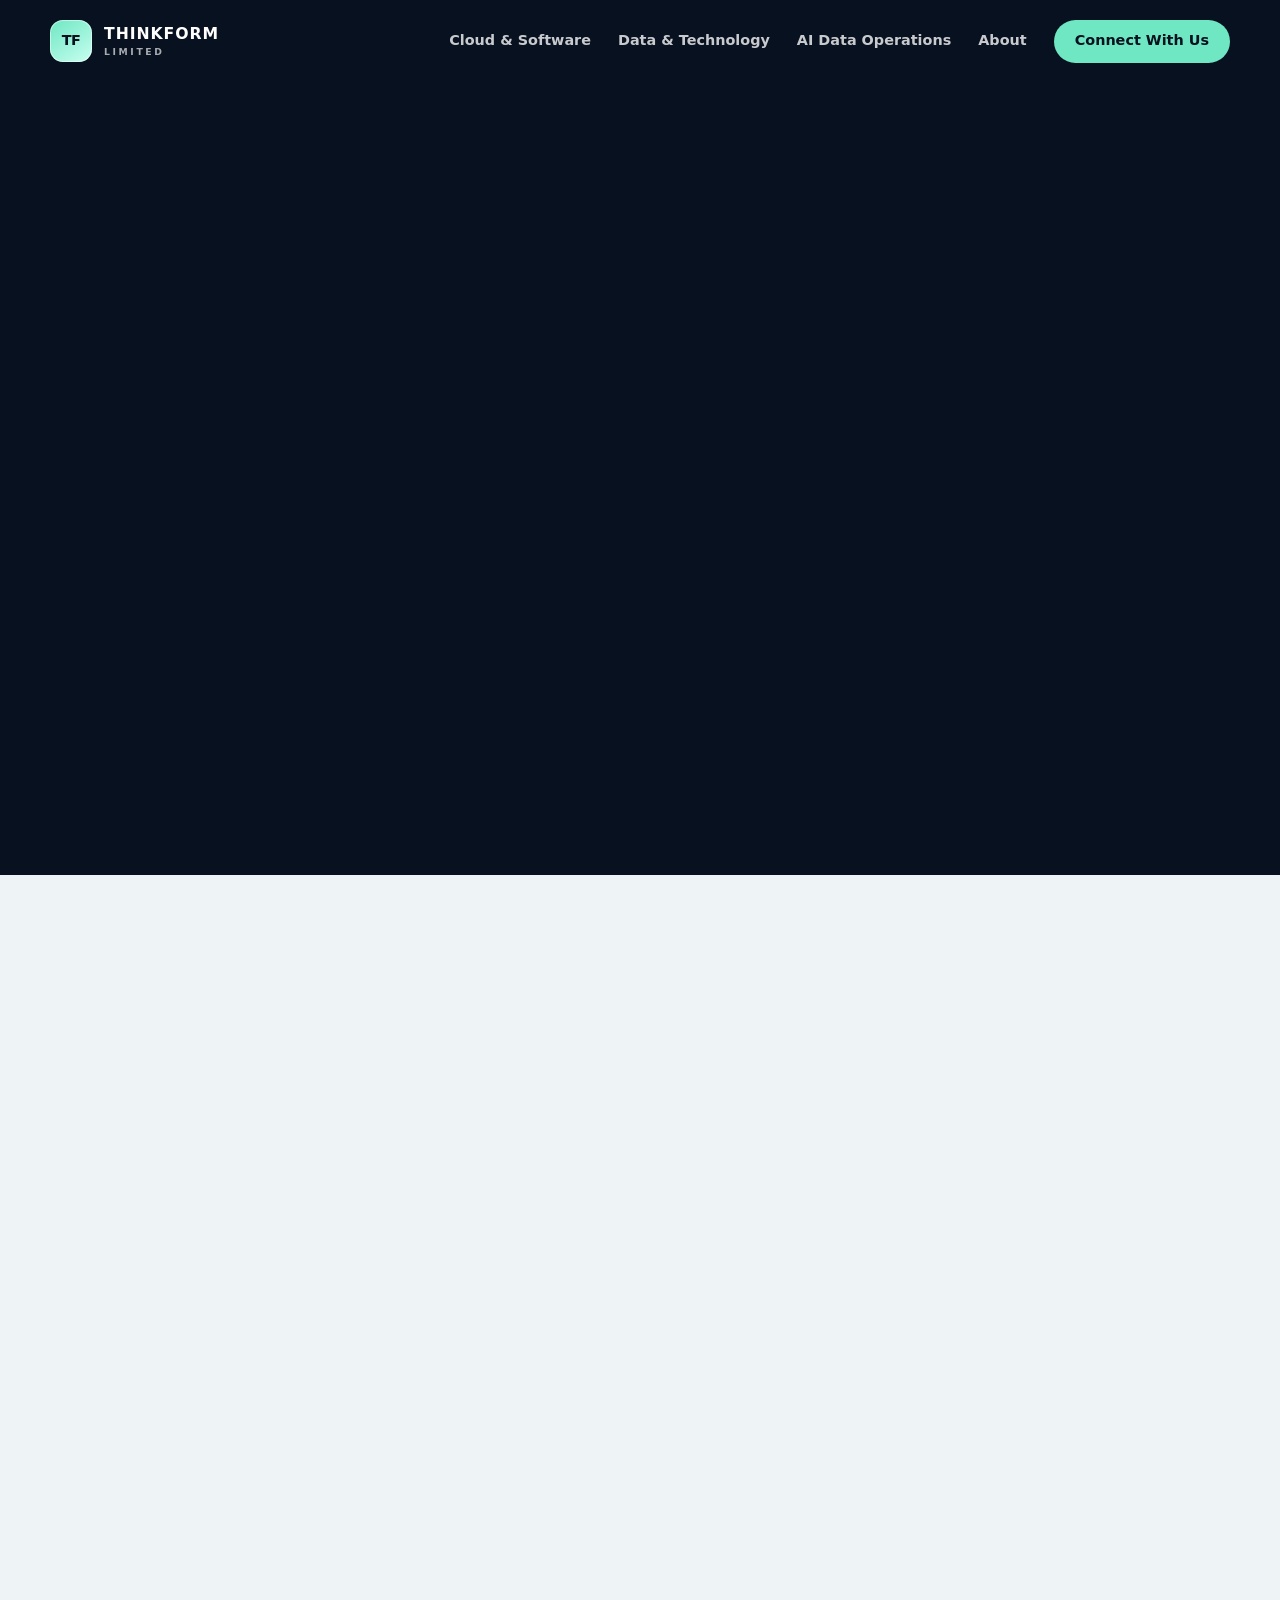
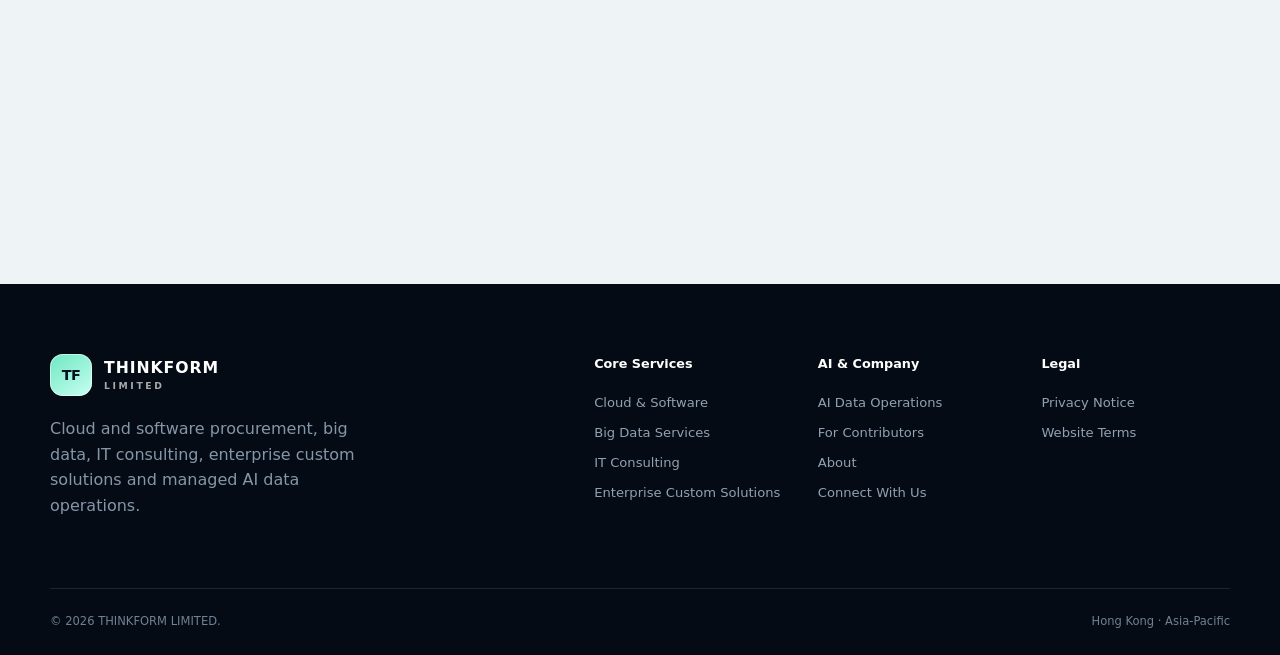
<file: contact.html>
<!doctype html><html lang="en"><head><meta charset="utf-8"><meta http-equiv="refresh" content="0; url=connect.html"><link rel="canonical" href="connect.html"><title>Connect With Us — THINKFORM LIMITED</title></head><body><p><a href="connect.html">Continue to Connect With Us</a></p></body></html>
</file>
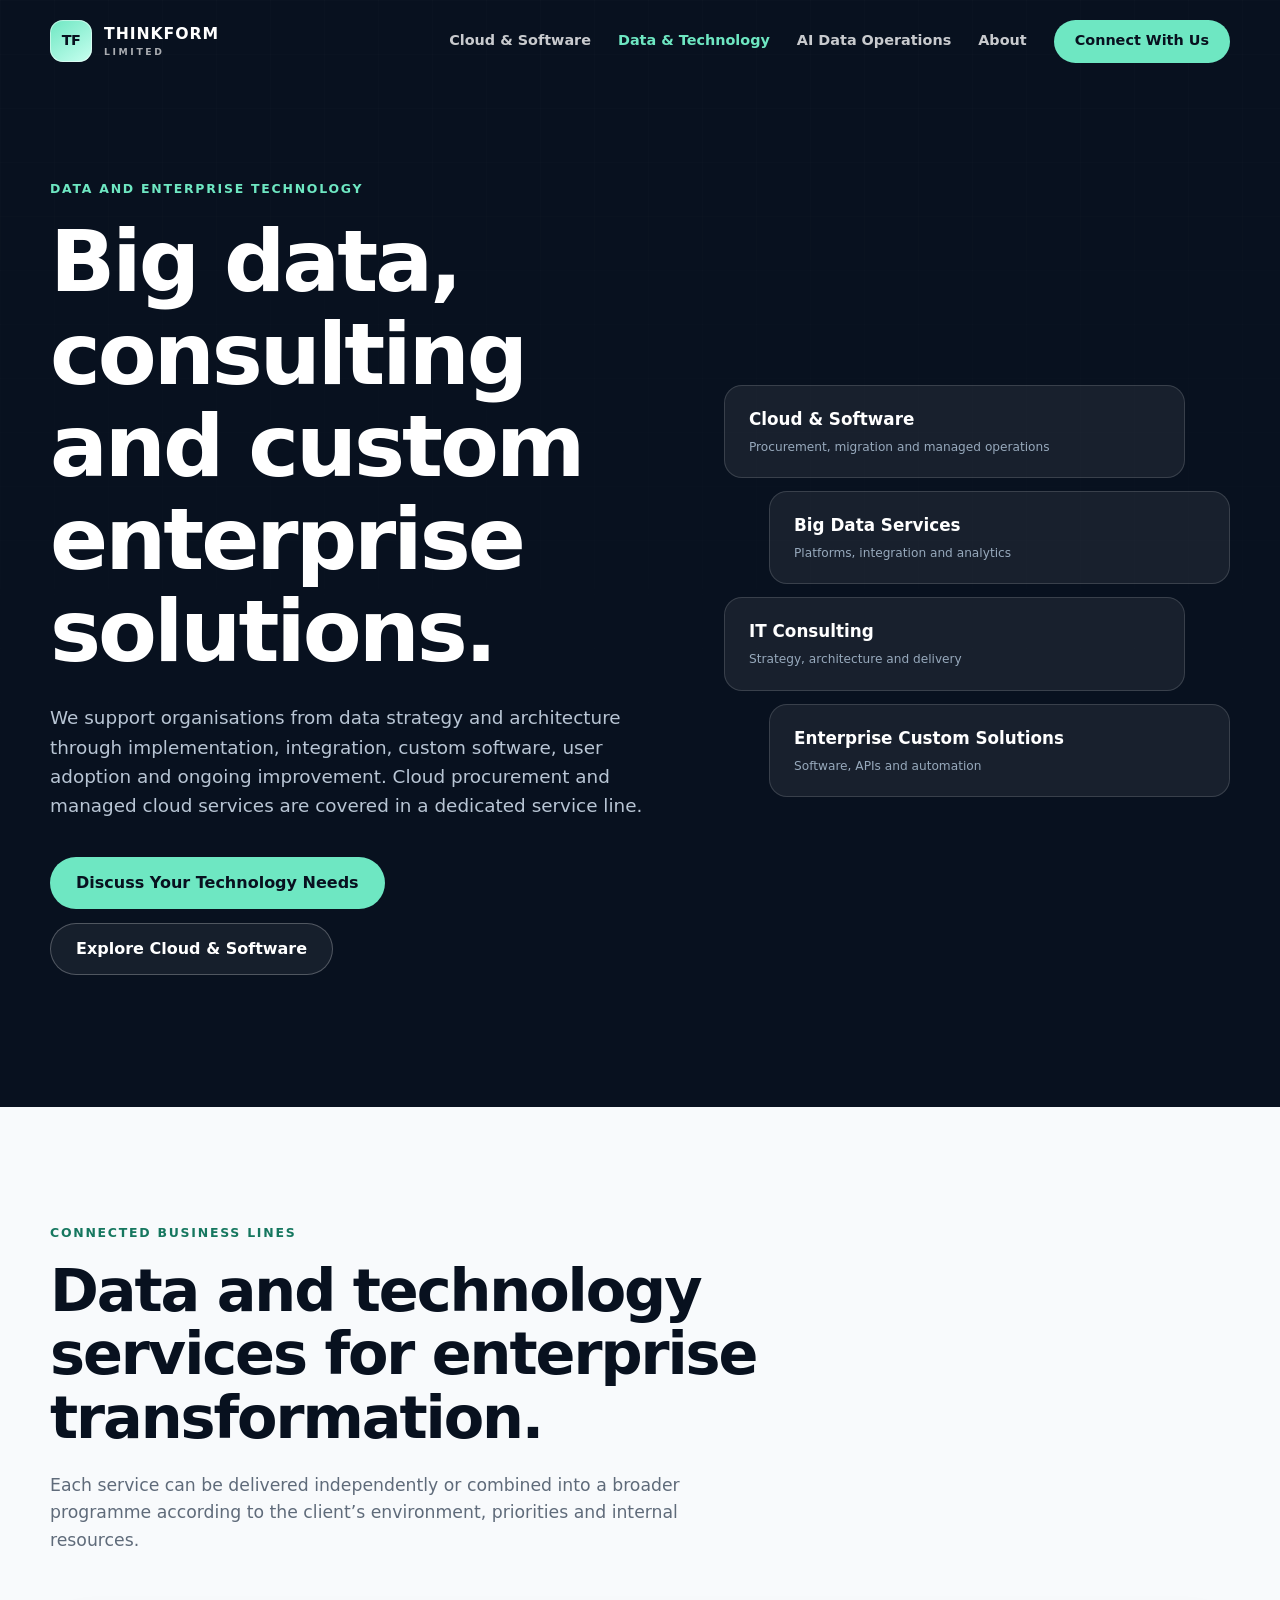
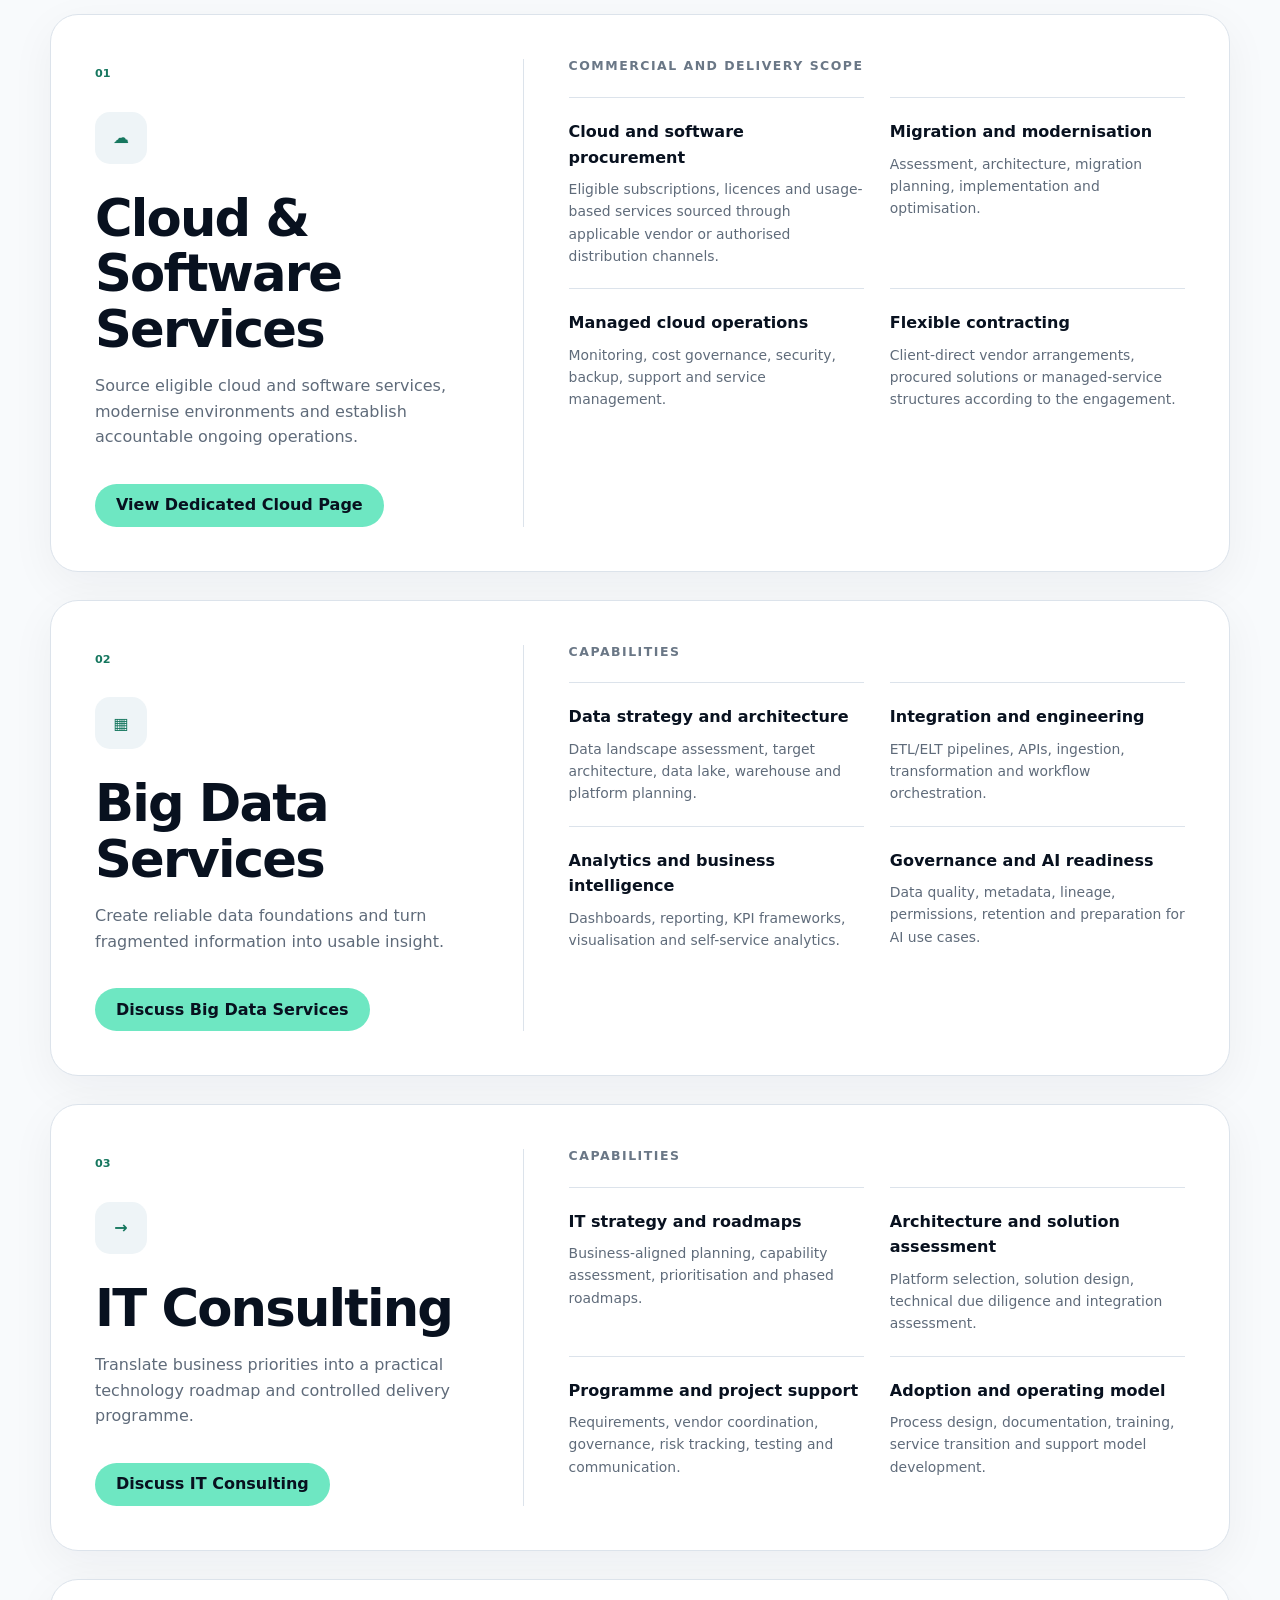
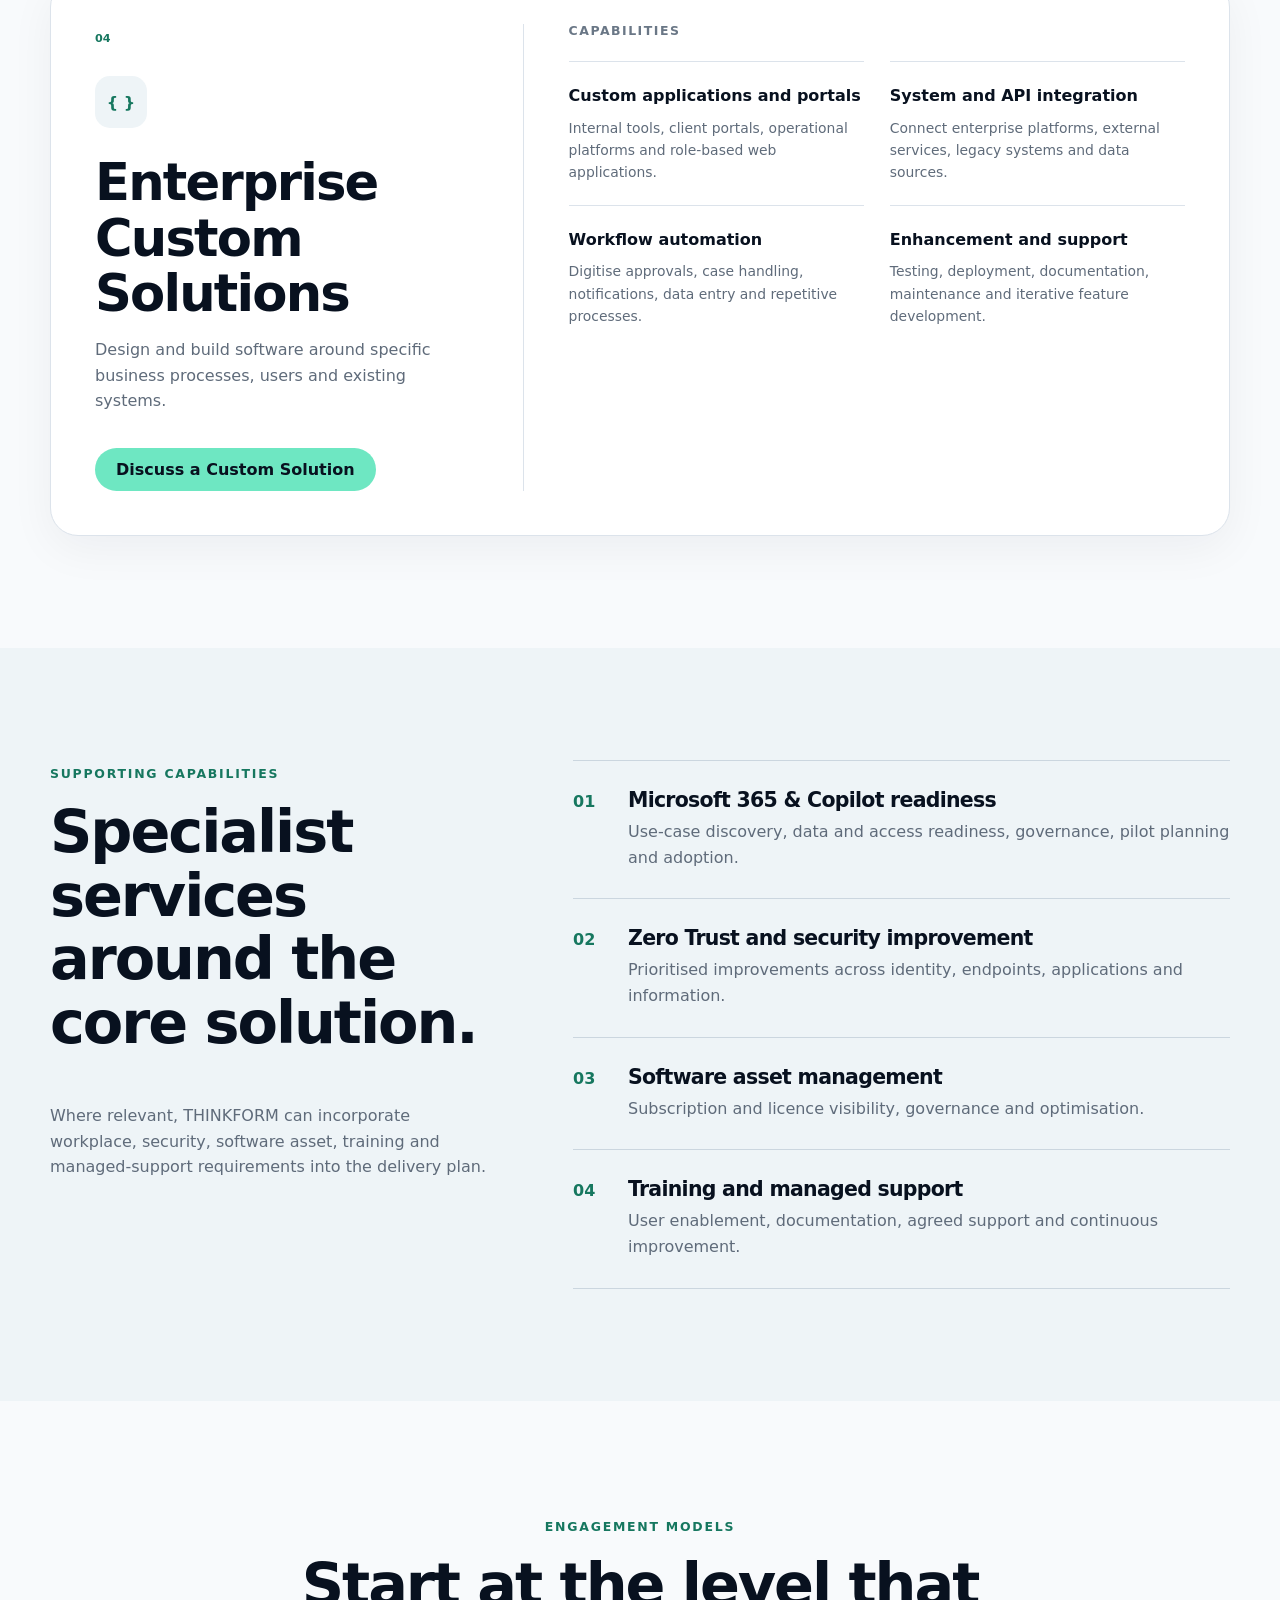
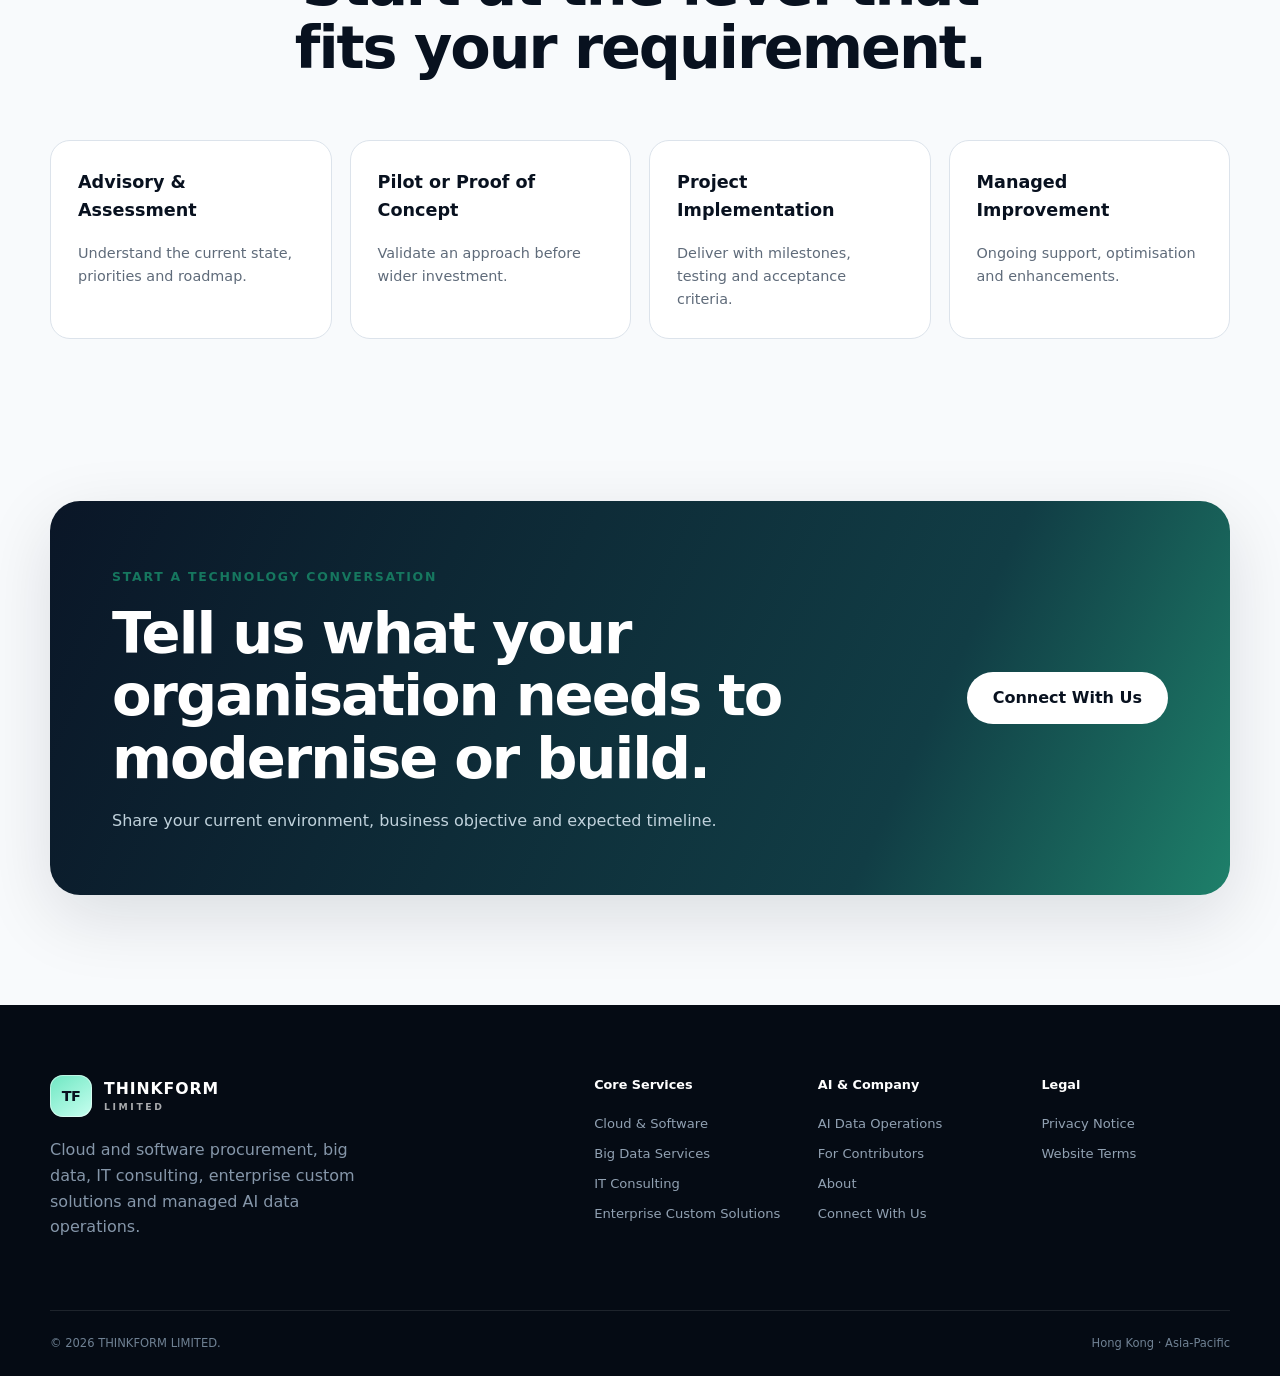
<file: digital-solutions.html>
<!doctype html><html lang="en"><head><meta charset="utf-8"><meta name="viewport" content="width=device-width, initial-scale=1"><title>Data, Consulting & Enterprise Technology — THINKFORM LIMITED</title><meta name="description" content="Big data services, IT consulting, enterprise custom solutions and integrated cloud delivery from THINKFORM LIMITED."><meta name="theme-color" content="#08111f"><link rel="icon" href="assets/favicon.svg" type="image/svg+xml"><link rel="stylesheet" href="assets/styles.css"><script defer src="assets/script.js"></script></head><body><a class="skip-link" href="#main">Skip to content</a>
<header class="site-header" data-header>
  <div class="container nav-wrap">
    <a class="brand" href="index.html" aria-label="THINKFORM LIMITED home"><span class="brand-mark" aria-hidden="true">TF</span><span class="brand-text"><strong>THINKFORM</strong><small>LIMITED</small></span></a>
    <button class="menu-toggle" type="button" aria-label="Open menu" aria-expanded="false" data-menu-toggle><span></span><span></span><span></span></button>
    <nav class="main-nav" aria-label="Primary navigation" data-nav>
      <a href="cloud-services.html">Cloud &amp; Software</a>
      <a class="nav-active" href="digital-solutions.html">Data &amp; Technology</a>
      <a href="ai-data.html">AI Data Operations</a>
      <a href="about.html">About</a>
      <a class="button button-small" href="connect.html">Connect With Us</a>
    </nav>
  </div>
</header><main id="main">
<section class="page-hero section-dark"><div class="container page-hero-grid"><div class="reveal"><span class="eyebrow">Data and enterprise technology</span><h1>Big data, consulting and custom enterprise solutions.</h1><p>We support organisations from data strategy and architecture through implementation, integration, custom software, user adoption and ongoing improvement. Cloud procurement and managed cloud services are covered in a dedicated service line.</p><div class="hero-actions"><a class="button" href="connect.html?type=client&service=multiple">Discuss Your Technology Needs</a><a class="button button-ghost" href="cloud-services.html">Explore Cloud &amp; Software</a></div></div><div class="page-visual core-stack reveal"><a href="cloud-services.html"><b>Cloud &amp; Software</b><span>Procurement, migration and managed operations</span></a><a href="#big-data"><b>Big Data Services</b><span>Platforms, integration and analytics</span></a><a href="#consulting"><b>IT Consulting</b><span>Strategy, architecture and delivery</span></a><a href="#custom"><b>Enterprise Custom Solutions</b><span>Software, APIs and automation</span></a></div></div></section>
<section class="section" id="service-lines"><div class="container"><div class="section-heading reveal"><span class="eyebrow">Connected business lines</span><h2>Data and technology services for enterprise transformation.</h2><p>Each service can be delivered independently or combined into a broader programme according to the client’s environment, priorities and internal resources.</p></div><div class="service-detail-list">
<article class="service-detail reveal" id="cloud"><div class="service-detail-heading"><span>01</span><div class="icon-box">☁</div><h2>Cloud &amp; Software Services</h2><p>Source eligible cloud and software services, modernise environments and establish accountable ongoing operations.</p><a class="button button-small" href="cloud-services.html">View Dedicated Cloud Page</a></div><div class="service-detail-content"><h3>Commercial and delivery scope</h3><div class="capability-list"><div><b>Cloud and software procurement</b><p>Eligible subscriptions, licences and usage-based services sourced through applicable vendor or authorised distribution channels.</p></div><div><b>Migration and modernisation</b><p>Assessment, architecture, migration planning, implementation and optimisation.</p></div><div><b>Managed cloud operations</b><p>Monitoring, cost governance, security, backup, support and service management.</p></div><div><b>Flexible contracting</b><p>Client-direct vendor arrangements, procured solutions or managed-service structures according to the engagement.</p></div></div></div></article>
<article class="service-detail reveal" id="big-data"><div class="service-detail-heading"><span>02</span><div class="icon-box">▦</div><h2>Big Data Services</h2><p>Create reliable data foundations and turn fragmented information into usable insight.</p><a class="button button-small" href="connect.html?type=client&service=big-data">Discuss Big Data Services</a></div><div class="service-detail-content"><h3>Capabilities</h3><div class="capability-list"><div><b>Data strategy and architecture</b><p>Data landscape assessment, target architecture, data lake, warehouse and platform planning.</p></div><div><b>Integration and engineering</b><p>ETL/ELT pipelines, APIs, ingestion, transformation and workflow orchestration.</p></div><div><b>Analytics and business intelligence</b><p>Dashboards, reporting, KPI frameworks, visualisation and self-service analytics.</p></div><div><b>Governance and AI readiness</b><p>Data quality, metadata, lineage, permissions, retention and preparation for AI use cases.</p></div></div></div></article>
<article class="service-detail reveal" id="consulting"><div class="service-detail-heading"><span>03</span><div class="icon-box">→</div><h2>IT Consulting</h2><p>Translate business priorities into a practical technology roadmap and controlled delivery programme.</p><a class="button button-small" href="connect.html?type=client&service=consulting">Discuss IT Consulting</a></div><div class="service-detail-content"><h3>Capabilities</h3><div class="capability-list"><div><b>IT strategy and roadmaps</b><p>Business-aligned planning, capability assessment, prioritisation and phased roadmaps.</p></div><div><b>Architecture and solution assessment</b><p>Platform selection, solution design, technical due diligence and integration assessment.</p></div><div><b>Programme and project support</b><p>Requirements, vendor coordination, governance, risk tracking, testing and communication.</p></div><div><b>Adoption and operating model</b><p>Process design, documentation, training, service transition and support model development.</p></div></div></div></article>
<article class="service-detail reveal" id="custom"><div class="service-detail-heading"><span>04</span><div class="icon-box">{ }</div><h2>Enterprise Custom Solutions</h2><p>Design and build software around specific business processes, users and existing systems.</p><a class="button button-small" href="connect.html?type=client&service=custom">Discuss a Custom Solution</a></div><div class="service-detail-content"><h3>Capabilities</h3><div class="capability-list"><div><b>Custom applications and portals</b><p>Internal tools, client portals, operational platforms and role-based web applications.</p></div><div><b>System and API integration</b><p>Connect enterprise platforms, external services, legacy systems and data sources.</p></div><div><b>Workflow automation</b><p>Digitise approvals, case handling, notifications, data entry and repetitive processes.</p></div><div><b>Enhancement and support</b><p>Testing, deployment, documentation, maintenance and iterative feature development.</p></div></div></div></article>
</div></div></section>
<section class="section section-soft"><div class="container split-feature"><div class="reveal"><span class="eyebrow">Supporting capabilities</span><h2>Specialist services around the core solution.</h2><p>Where relevant, THINKFORM can incorporate workplace, security, software asset, training and managed-support requirements into the delivery plan.</p></div><div class="feature-list reveal"><div><span>01</span><h3>Microsoft 365 & Copilot readiness</h3><p>Use-case discovery, data and access readiness, governance, pilot planning and adoption.</p></div><div><span>02</span><h3>Zero Trust and security improvement</h3><p>Prioritised improvements across identity, endpoints, applications and information.</p></div><div><span>03</span><h3>Software asset management</h3><p>Subscription and licence visibility, governance and optimisation.</p></div><div><span>04</span><h3>Training and managed support</h3><p>User enablement, documentation, agreed support and continuous improvement.</p></div></div></div></section>
<section class="section"><div class="container"><div class="section-heading centered reveal"><span class="eyebrow">Engagement models</span><h2>Start at the level that fits your requirement.</h2></div><div class="compact-service-grid"><article class="reveal"><b>Advisory & Assessment</b><p>Understand the current state, priorities and roadmap.</p></article><article class="reveal"><b>Pilot or Proof of Concept</b><p>Validate an approach before wider investment.</p></article><article class="reveal"><b>Project Implementation</b><p>Deliver with milestones, testing and acceptance criteria.</p></article><article class="reveal"><b>Managed Improvement</b><p>Ongoing support, optimisation and enhancements.</p></article></div></div></section>
<section class="cta-section"><div class="container cta-card reveal"><div><span class="eyebrow">Start a technology conversation</span><h2>Tell us what your organisation needs to modernise or build.</h2><p>Share your current environment, business objective and expected timeline.</p></div><a class="button button-light" href="connect.html?type=client&service=multiple">Connect With Us</a></div></section>
</main><footer class="site-footer">
  <div class="container footer-grid">
    <div><a class="brand brand-footer" href="index.html"><span class="brand-mark">TF</span><span class="brand-text"><strong>THINKFORM</strong><small>LIMITED</small></span></a><p>Cloud and software procurement, big data, IT consulting, enterprise custom solutions and managed AI data operations.</p></div>
    <div class="footer-links">
      <div><strong>Core Services</strong><a href="cloud-services.html">Cloud &amp; Software</a><a href="digital-solutions.html#big-data">Big Data Services</a><a href="digital-solutions.html#consulting">IT Consulting</a><a href="digital-solutions.html#custom">Enterprise Custom Solutions</a></div>
      <div><strong>AI &amp; Company</strong><a href="ai-data.html">AI Data Operations</a><a href="ai-data.html#contributors">For Contributors</a><a href="about.html">About</a><a href="connect.html">Connect With Us</a></div>
      <div><strong>Legal</strong><a href="privacy.html">Privacy Notice</a><a href="terms.html">Website Terms</a></div>
    </div>
  </div>
  <div class="container footer-bottom"><span>© <span data-year></span> THINKFORM LIMITED.</span><span>Hong Kong · Asia-Pacific</span></div>
</footer></body></html>
</file>
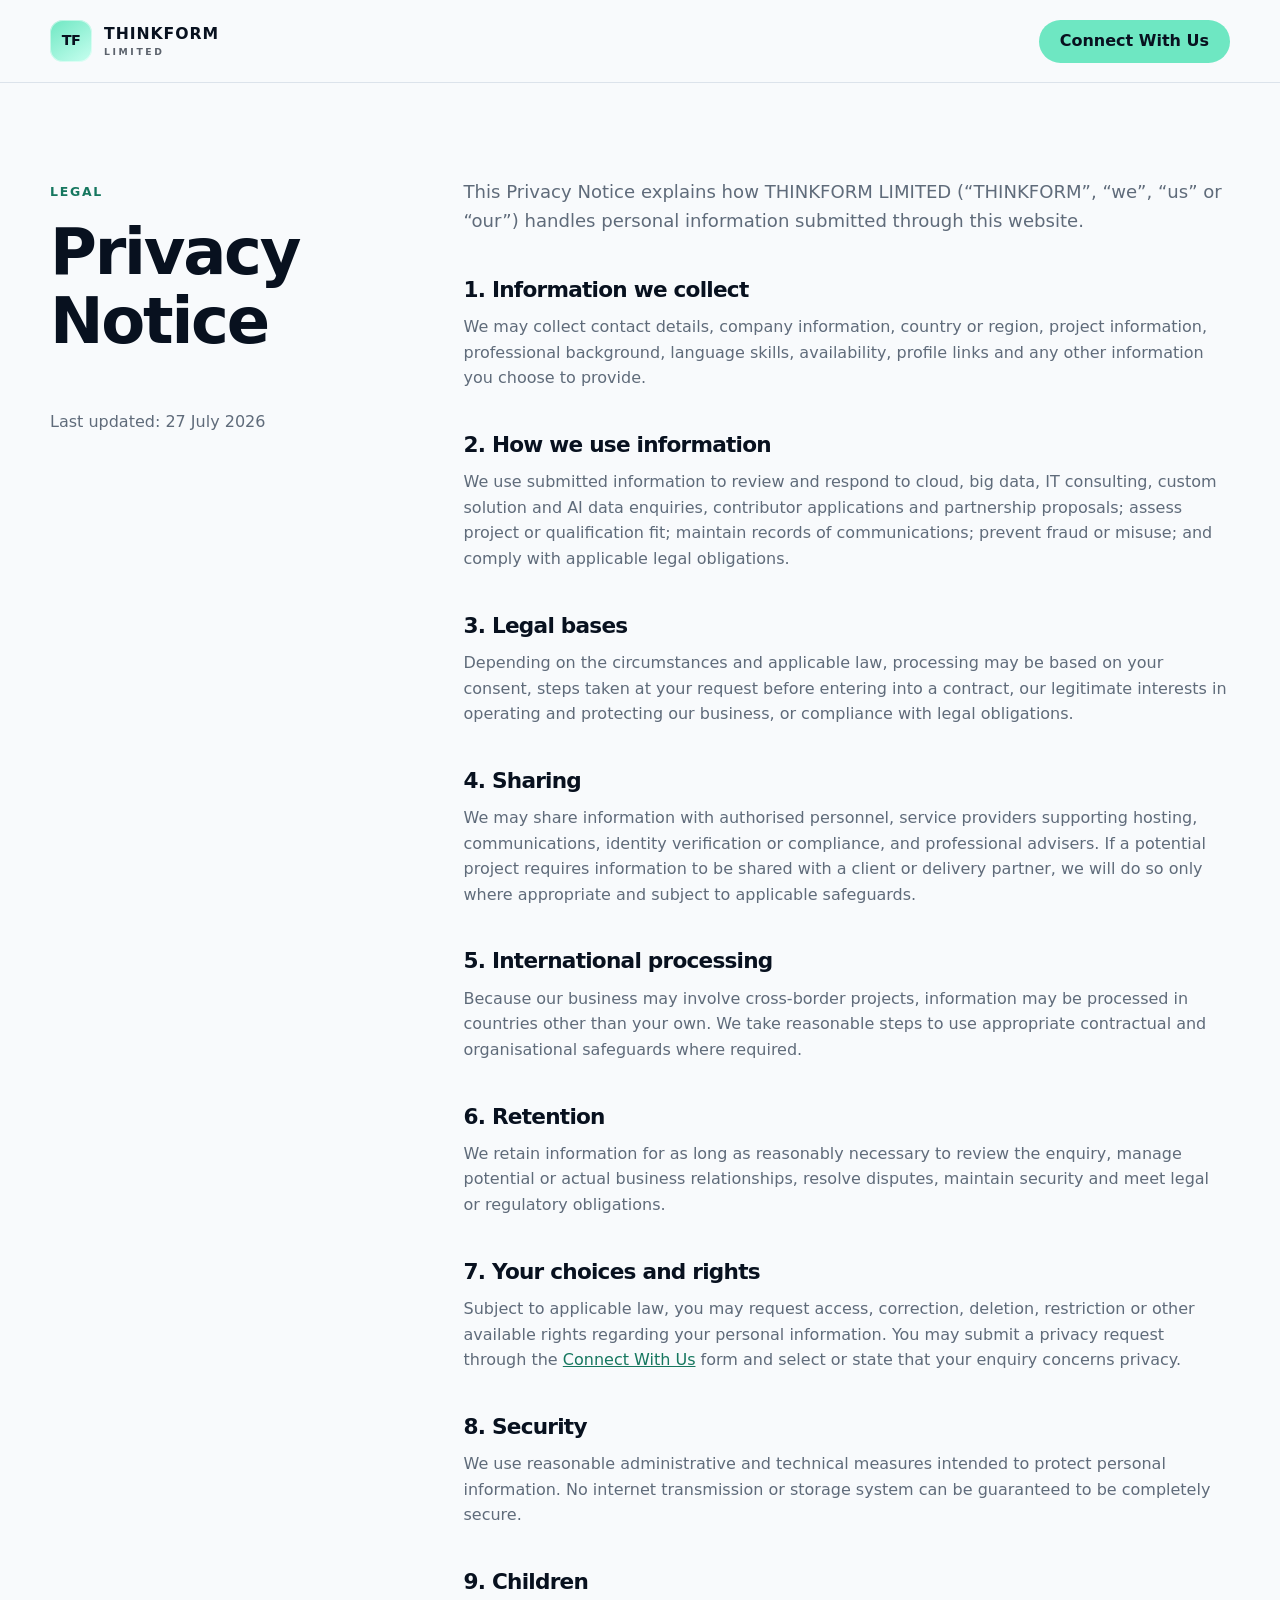
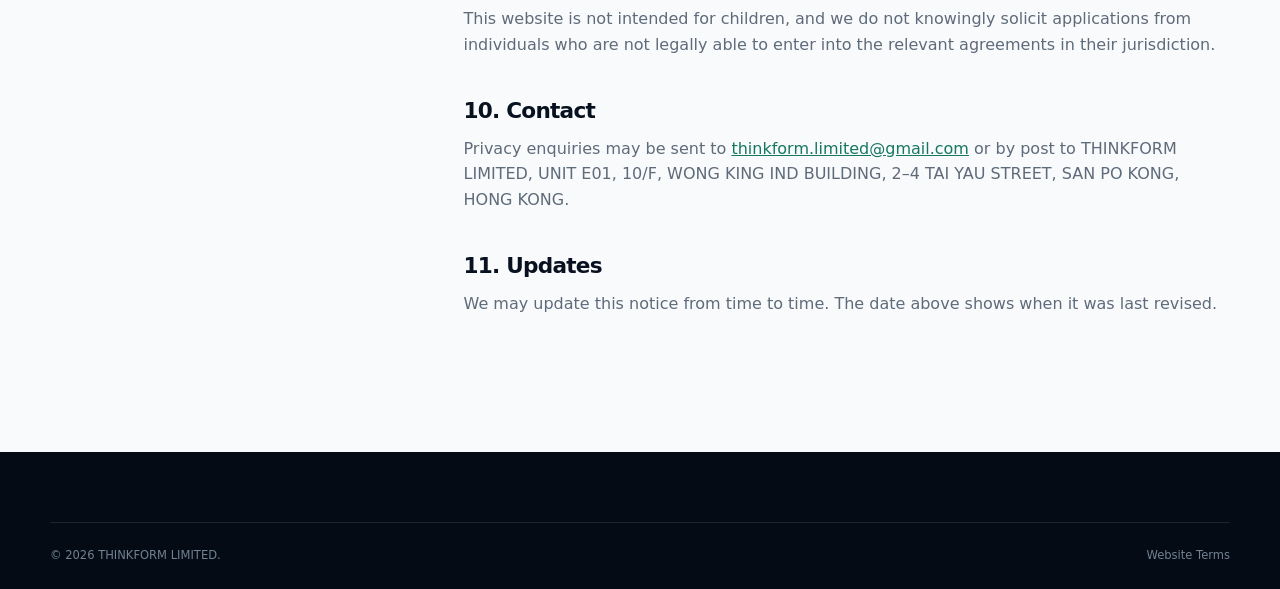
<file: privacy.html>
<!doctype html>
<html lang="en">
<head>
  <meta charset="utf-8" /><meta name="viewport" content="width=device-width, initial-scale=1" />
  <title>Privacy Notice — THINKFORM LIMITED</title>
  <meta name="description" content="Website privacy notice for THINKFORM LIMITED." />
  <link rel="icon" href="assets/favicon.svg" type="image/svg+xml" />
  <link rel="stylesheet" href="assets/styles.css" />
  <script defer src="assets/script.js"></script>
</head>
<body>
  <header class="site-header site-header-solid" data-header><div class="container nav-wrap"><a class="brand" href="index.html"><span class="brand-mark">TF</span><span class="brand-text"><strong>THINKFORM</strong><small>LIMITED</small></span></a><a class="button button-small" href="connect.html">Connect With Us</a></div></header>
  <main class="legal-main" id="main"><div class="container legal-layout">
    <aside><span class="eyebrow">Legal</span><h1>Privacy Notice</h1><p>Last updated: 27 July 2026</p></aside>
    <article class="legal-copy">
      <p>This Privacy Notice explains how THINKFORM LIMITED (“THINKFORM”, “we”, “us” or “our”) handles personal information submitted through this website.</p>
      <h2>1. Information we collect</h2><p>We may collect contact details, company information, country or region, project information, professional background, language skills, availability, profile links and any other information you choose to provide.</p>
      <h2>2. How we use information</h2><p>We use submitted information to review and respond to cloud, big data, IT consulting, custom solution and AI data enquiries, contributor applications and partnership proposals; assess project or qualification fit; maintain records of communications; prevent fraud or misuse; and comply with applicable legal obligations.</p>
      <h2>3. Legal bases</h2><p>Depending on the circumstances and applicable law, processing may be based on your consent, steps taken at your request before entering into a contract, our legitimate interests in operating and protecting our business, or compliance with legal obligations.</p>
      <h2>4. Sharing</h2><p>We may share information with authorised personnel, service providers supporting hosting, communications, identity verification or compliance, and professional advisers. If a potential project requires information to be shared with a client or delivery partner, we will do so only where appropriate and subject to applicable safeguards.</p>
      <h2>5. International processing</h2><p>Because our business may involve cross-border projects, information may be processed in countries other than your own. We take reasonable steps to use appropriate contractual and organisational safeguards where required.</p>
      <h2>6. Retention</h2><p>We retain information for as long as reasonably necessary to review the enquiry, manage potential or actual business relationships, resolve disputes, maintain security and meet legal or regulatory obligations.</p>
      <h2>7. Your choices and rights</h2><p>Subject to applicable law, you may request access, correction, deletion, restriction or other available rights regarding your personal information. You may submit a privacy request through the <a href="connect.html">Connect With Us</a> form and select or state that your enquiry concerns privacy.</p>
      <h2>8. Security</h2><p>We use reasonable administrative and technical measures intended to protect personal information. No internet transmission or storage system can be guaranteed to be completely secure.</p>
      <h2>9. Children</h2><p>This website is not intended for children, and we do not knowingly solicit applications from individuals who are not legally able to enter into the relevant agreements in their jurisdiction.</p>
      <h2>10. Contact</h2><p>Privacy enquiries may be sent to <a href="mailto:thinkform.limited@gmail.com">thinkform.limited@gmail.com</a> or by post to THINKFORM LIMITED, UNIT E01, 10/F, WONG KING IND BUILDING, 2–4 TAI YAU STREET, SAN PO KONG, HONG KONG.</p>
      <h2>11. Updates</h2><p>We may update this notice from time to time. The date above shows when it was last revised.</p>
    </article>
  </div></main>
  <footer class="site-footer"><div class="container footer-bottom"><span>© <span data-year></span> THINKFORM LIMITED.</span><a href="terms.html">Website Terms</a></div></footer>
</body>
</html>
</file>
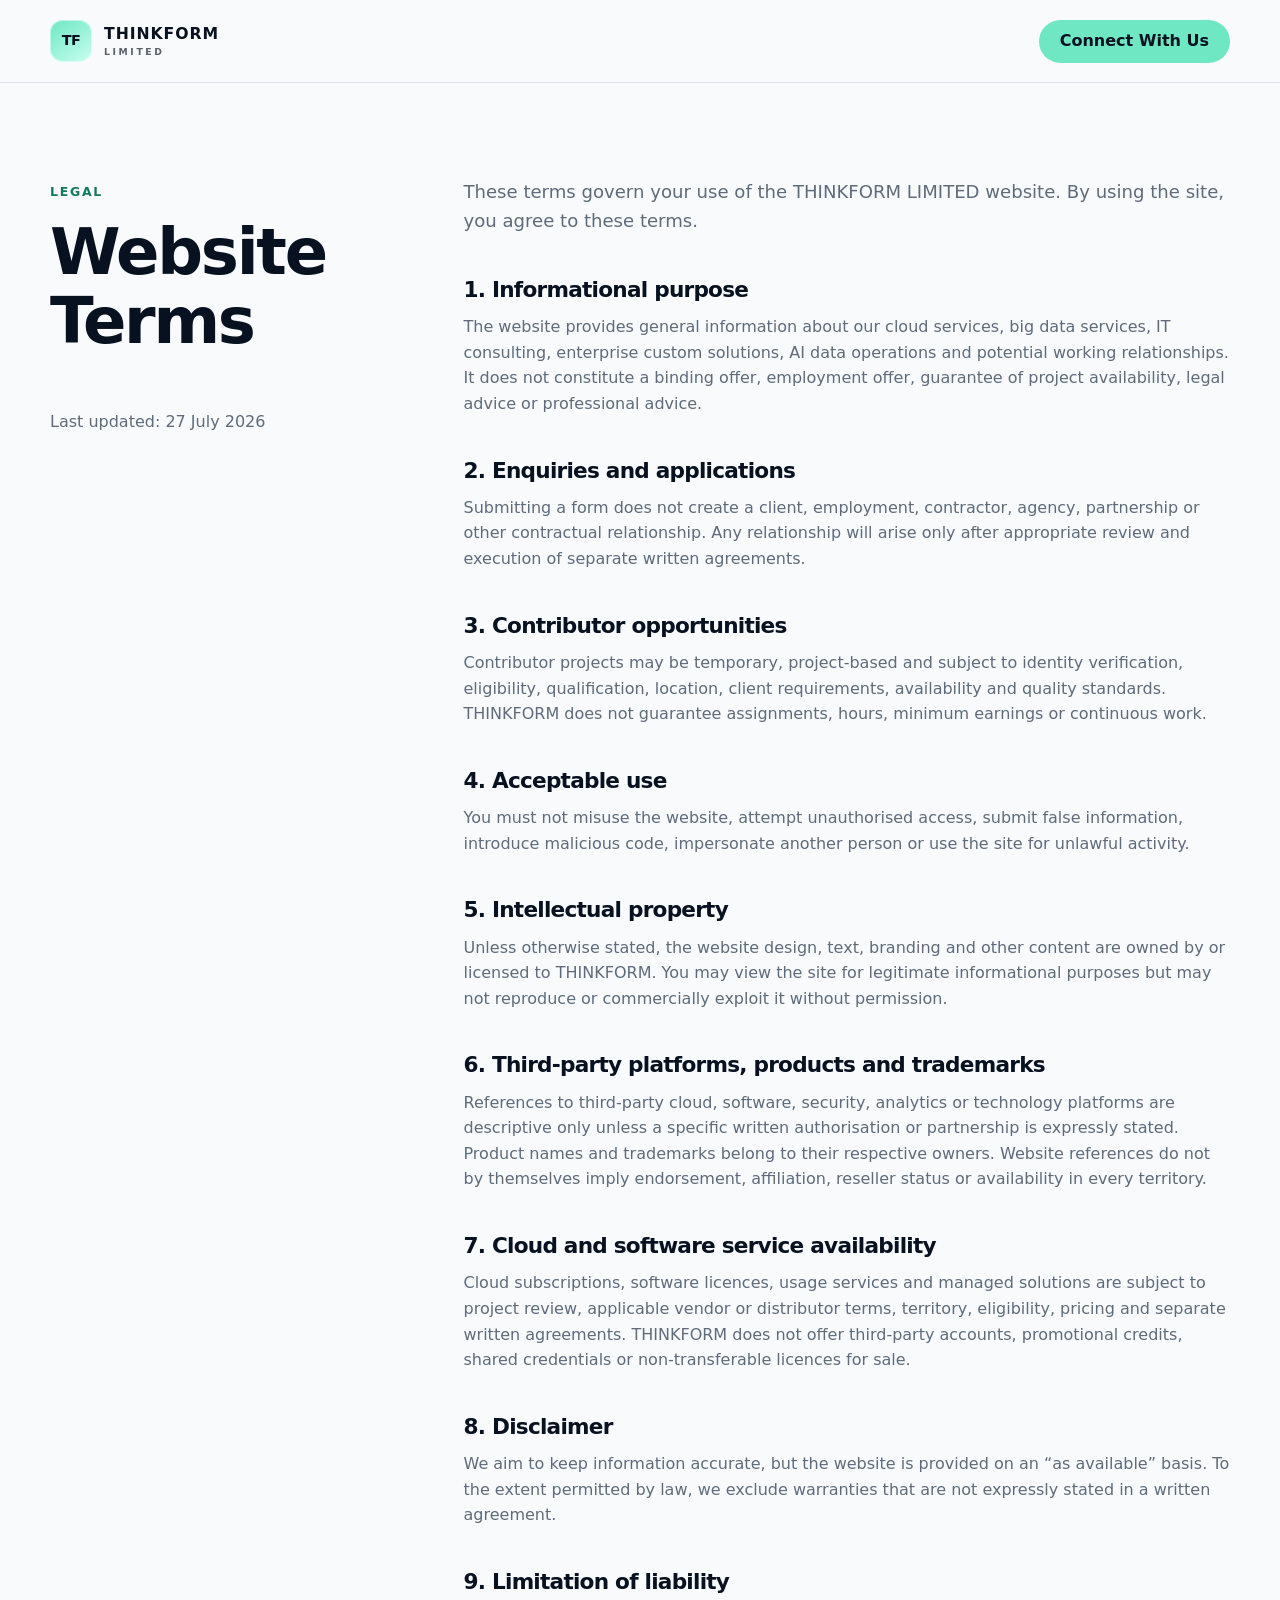
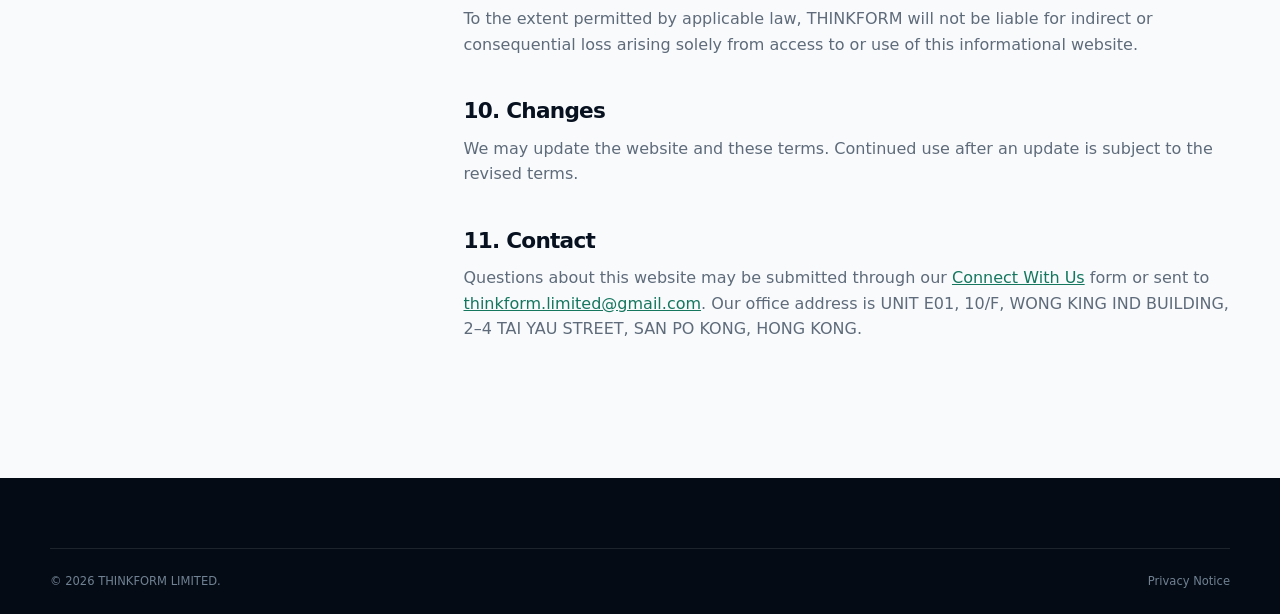
<file: terms.html>
<!doctype html>
<html lang="en">
<head>
  <meta charset="utf-8" /><meta name="viewport" content="width=device-width, initial-scale=1" />
  <title>Website Terms — THINKFORM LIMITED</title>
  <meta name="description" content="Website terms of use for THINKFORM LIMITED." />
  <link rel="icon" href="assets/favicon.svg" type="image/svg+xml" />
  <link rel="stylesheet" href="assets/styles.css" />
  <script defer src="assets/script.js"></script>
</head>
<body>
  <header class="site-header site-header-solid" data-header><div class="container nav-wrap"><a class="brand" href="index.html"><span class="brand-mark">TF</span><span class="brand-text"><strong>THINKFORM</strong><small>LIMITED</small></span></a><a class="button button-small" href="connect.html">Connect With Us</a></div></header>
  <main class="legal-main" id="main"><div class="container legal-layout">
    <aside><span class="eyebrow">Legal</span><h1>Website Terms</h1><p>Last updated: 27 July 2026</p></aside>
    <article class="legal-copy">
      <p>These terms govern your use of the THINKFORM LIMITED website. By using the site, you agree to these terms.</p>
      <h2>1. Informational purpose</h2><p>The website provides general information about our cloud services, big data services, IT consulting, enterprise custom solutions, AI data operations and potential working relationships. It does not constitute a binding offer, employment offer, guarantee of project availability, legal advice or professional advice.</p>
      <h2>2. Enquiries and applications</h2><p>Submitting a form does not create a client, employment, contractor, agency, partnership or other contractual relationship. Any relationship will arise only after appropriate review and execution of separate written agreements.</p>
      <h2>3. Contributor opportunities</h2><p>Contributor projects may be temporary, project-based and subject to identity verification, eligibility, qualification, location, client requirements, availability and quality standards. THINKFORM does not guarantee assignments, hours, minimum earnings or continuous work.</p>
      <h2>4. Acceptable use</h2><p>You must not misuse the website, attempt unauthorised access, submit false information, introduce malicious code, impersonate another person or use the site for unlawful activity.</p>
      <h2>5. Intellectual property</h2><p>Unless otherwise stated, the website design, text, branding and other content are owned by or licensed to THINKFORM. You may view the site for legitimate informational purposes but may not reproduce or commercially exploit it without permission.</p>
      <h2>6. Third-party platforms, products and trademarks</h2><p>References to third-party cloud, software, security, analytics or technology platforms are descriptive only unless a specific written authorisation or partnership is expressly stated. Product names and trademarks belong to their respective owners. Website references do not by themselves imply endorsement, affiliation, reseller status or availability in every territory.</p><h2>7. Cloud and software service availability</h2><p>Cloud subscriptions, software licences, usage services and managed solutions are subject to project review, applicable vendor or distributor terms, territory, eligibility, pricing and separate written agreements. THINKFORM does not offer third-party accounts, promotional credits, shared credentials or non-transferable licences for sale.</p>
      <h2>8. Disclaimer</h2><p>We aim to keep information accurate, but the website is provided on an “as available” basis. To the extent permitted by law, we exclude warranties that are not expressly stated in a written agreement.</p>
      <h2>9. Limitation of liability</h2><p>To the extent permitted by applicable law, THINKFORM will not be liable for indirect or consequential loss arising solely from access to or use of this informational website.</p>
      <h2>10. Changes</h2><p>We may update the website and these terms. Continued use after an update is subject to the revised terms.</p>
      <h2>11. Contact</h2><p>Questions about this website may be submitted through our <a href="connect.html">Connect With Us</a> form or sent to <a href="mailto:thinkform.limited@gmail.com">thinkform.limited@gmail.com</a>. Our office address is UNIT E01, 10/F, WONG KING IND BUILDING, 2–4 TAI YAU STREET, SAN PO KONG, HONG KONG.</p>
    </article>
  </div></main>
  <footer class="site-footer"><div class="container footer-bottom"><span>© <span data-year></span> THINKFORM LIMITED.</span><a href="privacy.html">Privacy Notice</a></div></footer>
</body>
</html>
</file>
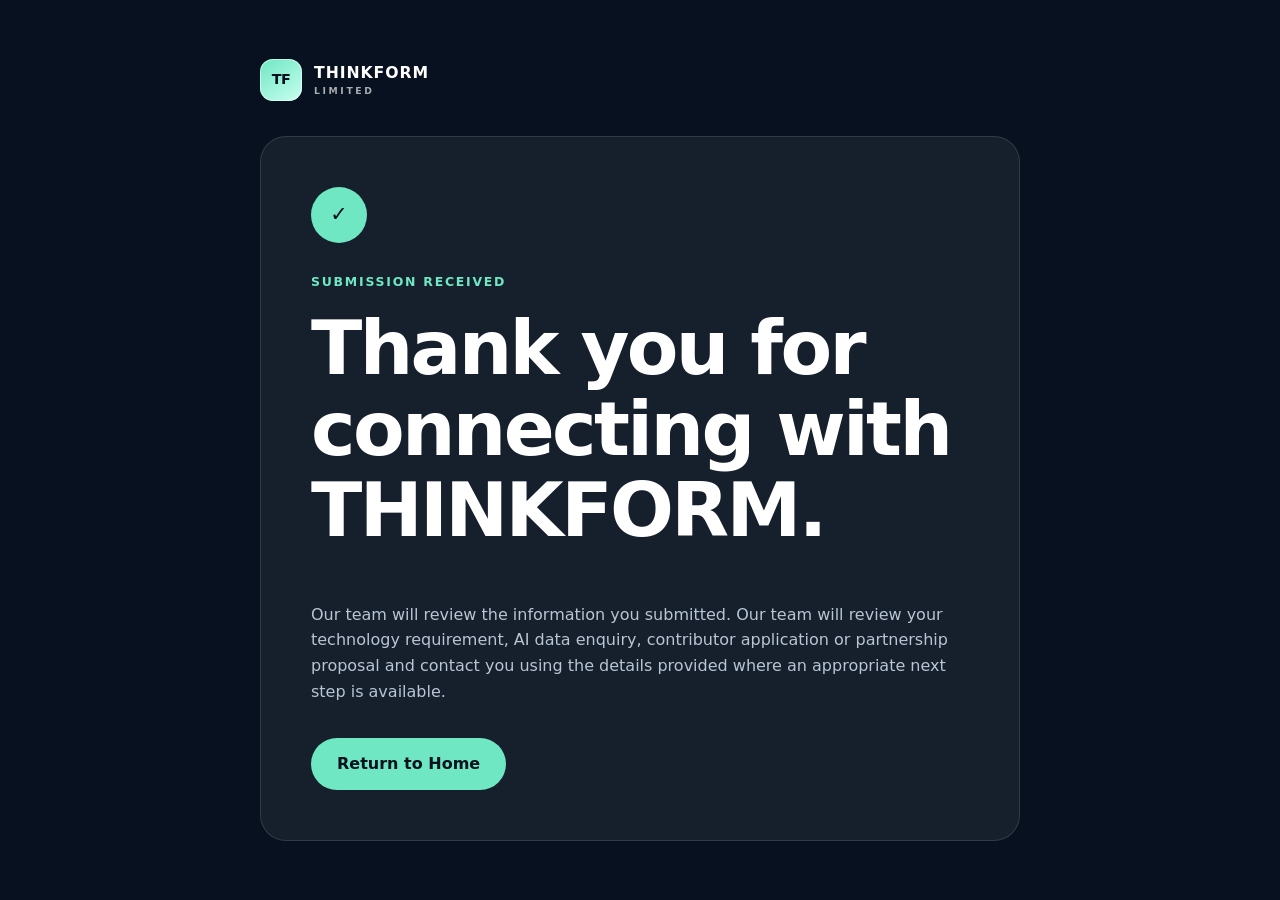
<file: thank-you.html>
<!doctype html>
<html lang="en">
<head>
  <meta charset="utf-8" /><meta name="viewport" content="width=device-width, initial-scale=1" />
  <title>Thank You — THINKFORM LIMITED</title>
  <meta name="theme-color" content="#08111f" />
  <link rel="icon" href="assets/favicon.svg" type="image/svg+xml" />
  <link rel="stylesheet" href="assets/styles.css" />
</head>
<body class="section-dark thank-you-page">
  <main class="thank-you-wrap">
    <a class="brand" href="index.html"><span class="brand-mark">TF</span><span class="brand-text"><strong>THINKFORM</strong><small>LIMITED</small></span></a>
    <div class="thank-you-card">
      <span class="success-mark">✓</span>
      <span class="eyebrow">Submission received</span>
      <h1>Thank you for connecting with THINKFORM.</h1>
      <p>Our team will review the information you submitted. Our team will review your technology requirement, AI data enquiry, contributor application or partnership proposal and contact you using the details provided where an appropriate next step is available.</p>
      <a class="button" href="index.html">Return to Home</a>
    </div>
  </main>
</body>
</html>
</file>
<file: assets/styles.css>
:root {
  --ink: #08111f;
  --ink-2: #101d31;
  --paper: #f8fafc;
  --white: #ffffff;
  --muted: #5f6b7a;
  --line: #dce3eb;
  --soft: #eef4f7;
  --accent: #6ee7c2;
  --accent-2: #78a7ff;
  --accent-dark: #16775f;
  --shadow: 0 22px 70px rgba(8, 17, 31, .12);
  --radius: 22px;
  --max: 1180px;
}
* { box-sizing: border-box; }
html { scroll-behavior: smooth; }
body { margin: 0; color: var(--ink); background: var(--paper); font-family: Inter, ui-sans-serif, system-ui, -apple-system, BlinkMacSystemFont, "Segoe UI", sans-serif; line-height: 1.6; }
a { color: inherit; text-decoration: none; }
img { max-width: 100%; display: block; }
button, input, select, textarea { font: inherit; }
button { cursor: pointer; }
.container { width: min(calc(100% - 40px), var(--max)); margin: 0 auto; }
.section { padding: 112px 0; }
.section-dark { color: var(--white); background: var(--ink); }
.section-soft { background: var(--soft); }
.eyebrow { display: inline-block; margin-bottom: 16px; color: var(--accent-dark); font-size: .78rem; font-weight: 800; letter-spacing: .14em; text-transform: uppercase; }
.section-dark .eyebrow { color: var(--accent); }
h1, h2, h3, p { margin-top: 0; }
h1, h2, h3 { line-height: 1.08; letter-spacing: -.035em; }
h1 { font-size: clamp(3rem, 7.4vw, 6.6rem); }
h2 { font-size: clamp(2.25rem, 4.6vw, 4.35rem); }
h3 { font-size: 1.28rem; }
p { color: var(--muted); }
.section-dark p { color: #b8c5d4; }
.skip-link { position: absolute; left: -999px; top: 0; z-index: 1000; background: var(--accent); color: var(--ink); padding: 10px 16px; font-weight: 800; }
.skip-link:focus { left: 12px; top: 12px; }

.site-header { position: absolute; inset: 0 0 auto 0; z-index: 30; color: white; transition: .25s ease; }
.site-header.is-scrolled { position: fixed; background: rgba(8,17,31,.92); backdrop-filter: blur(15px); box-shadow: 0 10px 30px rgba(0,0,0,.12); }
.site-header-solid { position: sticky; top: 0; color: var(--ink); background: rgba(248,250,252,.94); backdrop-filter: blur(15px); border-bottom: 1px solid var(--line); }
.site-header-solid.is-scrolled { background: rgba(248,250,252,.96); }
.nav-wrap { min-height: 82px; display: flex; align-items: center; justify-content: space-between; gap: 28px; }
.brand { display: inline-flex; align-items: center; gap: 12px; font-weight: 900; }
.brand-mark { width: 42px; height: 42px; display: grid; place-items: center; border-radius: 13px; color: var(--ink); background: linear-gradient(145deg, var(--accent), #c8fff0); font-size: .9rem; letter-spacing: -.04em; box-shadow: inset 0 0 0 1px rgba(255,255,255,.5); }
.brand-text { display: flex; flex-direction: column; line-height: 1; }
.brand-text strong { font-size: .98rem; letter-spacing: .06em; }
.brand-text small { margin-top: 5px; font-size: .58rem; letter-spacing: .28em; opacity: .65; }
.main-nav { display: flex; align-items: center; gap: 27px; font-size: .9rem; font-weight: 700; }
.main-nav > a:not(.button) { opacity: .78; }
.main-nav > a:hover { opacity: 1; }
.menu-toggle { display: none; border: 0; background: none; padding: 8px; }
.menu-toggle span { display: block; width: 25px; height: 2px; margin: 5px 0; background: currentColor; }

.button { display: inline-flex; align-items: center; justify-content: center; min-height: 52px; padding: 0 25px; border: 1px solid transparent; border-radius: 999px; color: var(--ink); background: var(--accent); font-weight: 850; transition: transform .2s ease, box-shadow .2s ease, background .2s ease; }
.button:hover { transform: translateY(-2px); box-shadow: 0 12px 28px rgba(110,231,194,.2); }
.button-small { min-height: 43px; padding-inline: 20px; }
.button-ghost { color: white; border-color: rgba(255,255,255,.25); background: rgba(255,255,255,.06); }
.button-light { color: var(--ink); background: white; }
.text-link { display: inline-flex; gap: 10px; align-items: center; color: var(--accent-dark); font-weight: 800; }
.text-link span { transition: transform .2s; }
.text-link:hover span { transform: translateX(4px); }

.hero { position: relative; overflow: hidden; min-height: 820px; padding: 175px 0 100px; }
.hero::before { content: ""; position: absolute; inset: 0; opacity: .14; background-image: linear-gradient(rgba(255,255,255,.08) 1px, transparent 1px), linear-gradient(90deg, rgba(255,255,255,.08) 1px, transparent 1px); background-size: 54px 54px; mask-image: linear-gradient(to bottom, black, transparent 80%); }
.hero-grid { position: relative; display: grid; grid-template-columns: 1.05fr .95fr; align-items: center; gap: 80px; }
.hero h1 { margin-bottom: 28px; max-width: 780px; }
.hero h1 span { color: var(--accent); }
.hero-lead { max-width: 670px; font-size: 1.2rem; }
.hero-actions { display: flex; flex-wrap: wrap; gap: 14px; margin: 36px 0 32px; }
.hero-notes { display: flex; flex-wrap: wrap; gap: 20px; color: #9fb0c3; font-size: .82rem; font-weight: 700; }
.hero-notes span::before { content: ""; display: inline-block; width: 6px; height: 6px; margin-right: 9px; border-radius: 50%; background: var(--accent); vertical-align: 1px; }
.hero-orb { position: absolute; border-radius: 50%; filter: blur(10px); opacity: .4; }
.orb-one { width: 400px; height: 400px; top: -200px; right: 15%; background: radial-gradient(circle, #78a7ff, transparent 68%); }
.orb-two { width: 480px; height: 480px; right: -260px; bottom: -230px; background: radial-gradient(circle, #6ee7c2, transparent 70%); }
.hero-visual { position: relative; min-height: 540px; display: grid; place-items: center; }
.workflow-card { width: 100%; max-width: 520px; padding: 34px; border: 1px solid rgba(255,255,255,.16); border-radius: 28px; background: linear-gradient(145deg, rgba(255,255,255,.12), rgba(255,255,255,.04)); backdrop-filter: blur(20px); box-shadow: 0 30px 90px rgba(0,0,0,.32); }
.mini-label { color: var(--accent); font-size: .7rem; font-weight: 900; letter-spacing: .14em; }
.visual-title { margin: 12px 0 32px; font-size: 1.55rem; font-weight: 850; }
.flow-line { position: relative; display: flex; justify-content: space-between; gap: 6px; }
.flow-line::before { content: ""; position: absolute; left: 7%; right: 7%; top: 18px; height: 1px; background: rgba(255,255,255,.2); }
.flow-node { position: relative; z-index: 1; display: grid; justify-items: center; gap: 8px; color: #8fa0b3; font-size: .68rem; }
.flow-node span { width: 36px; height: 36px; display: grid; place-items: center; border: 1px solid rgba(255,255,255,.2); border-radius: 50%; background: #142238; color: white; font-size: .66rem; }
.flow-node.active span { color: var(--ink); background: var(--accent); border-color: transparent; }
.metric-grid { display: grid; grid-template-columns: repeat(2, 1fr); gap: 12px; margin-top: 36px; }
.metric-grid div { padding: 18px; border-radius: 16px; background: rgba(7,14,25,.5); }
.metric-grid span, .metric-grid b { display: block; }
.metric-grid span { color: #8fa0b3; font-size: .72rem; }
.metric-grid b { margin-top: 3px; font-size: .9rem; }
.floating-card { position: absolute; padding: 12px 16px; border: 1px solid rgba(255,255,255,.17); border-radius: 999px; background: rgba(15,29,48,.86); box-shadow: 0 15px 40px rgba(0,0,0,.25); color: #d8e3ed; font-size: .76rem; font-weight: 750; backdrop-filter: blur(14px); }
.floating-card-a { top: 65px; right: -20px; }.floating-card-b { bottom: 100px; left: -35px; }.floating-card-c { bottom: 30px; right: 35px; }
.status-dot { display: inline-block; width: 7px; height: 7px; margin-right: 8px; border-radius: 50%; background: var(--accent); box-shadow: 0 0 0 5px rgba(110,231,194,.12); }

.trust-strip { color: white; background: var(--ink-2); border-top: 1px solid rgba(255,255,255,.08); }
.trust-strip-grid { display: grid; grid-template-columns: repeat(4, 1fr); }
.trust-strip-grid > div { padding: 28px 26px; border-right: 1px solid rgba(255,255,255,.08); }
.trust-strip-grid > div:first-child { padding-left: 0; }.trust-strip-grid > div:last-child { border-right: 0; }
.trust-strip strong, .trust-strip span { display: block; }.trust-strip strong { font-size: .9rem; }.trust-strip span { margin-top: 4px; color: #91a3b6; font-size: .76rem; }

.section-heading { max-width: 760px; margin-bottom: 60px; }
.section-heading h2 { margin-bottom: 22px; }
.section-heading p { max-width: 670px; font-size: 1.08rem; }
.section-heading.centered { text-align: center; margin-inline: auto; }
.section-heading.centered p { margin-inline: auto; }
.service-grid { display: grid; grid-template-columns: repeat(4, 1fr); gap: 18px; }
.service-card { position: relative; min-height: 310px; padding: 28px; overflow: hidden; border: 1px solid var(--line); border-radius: var(--radius); background: white; transition: transform .25s ease, box-shadow .25s ease, border-color .25s ease; }
.service-card:hover { transform: translateY(-6px); border-color: #bdd5d0; box-shadow: var(--shadow); }
.service-number { position: absolute; top: 24px; right: 24px; color: #a3afbd; font-size: .7rem; font-weight: 800; }
.icon-box { width: 52px; height: 52px; display: grid; place-items: center; margin-bottom: 44px; border-radius: 15px; background: var(--soft); color: var(--accent-dark); font-weight: 900; }
.service-card h3 { margin-bottom: 14px; }.service-card p { font-size: .92rem; }

.process-layout { display: grid; grid-template-columns: .82fr 1.18fr; gap: 90px; align-items: start; }
.sticky-heading { position: sticky; top: 130px; margin-bottom: 0; }
.process-list { border-top: 1px solid #cad5de; }
.process-item { display: grid; grid-template-columns: 72px 1fr; gap: 20px; padding: 35px 0; border-bottom: 1px solid #cad5de; }
.process-item > span { width: 42px; height: 42px; display: grid; place-items: center; border-radius: 50%; color: var(--accent-dark); background: #dff6ef; font-size: .75rem; font-weight: 900; }
.process-item h3 { margin-bottom: 10px; font-size: 1.55rem; }.process-item p { margin-bottom: 0; }

.experts-section { overflow: hidden; }
.experts-grid { display: grid; grid-template-columns: 1fr 1fr; gap: 90px; align-items: center; }
.experts-copy h2 { margin-bottom: 26px; }.experts-copy > p { font-size: 1.08rem; }
.expert-pill-row { display: flex; flex-wrap: wrap; gap: 9px; margin: 30px 0 36px; }
.expert-pill-row span { padding: 8px 13px; border: 1px solid rgba(255,255,255,.16); border-radius: 999px; color: #c0cfdd; font-size: .75rem; }
.expert-steps { padding: 36px; border: 1px solid rgba(255,255,255,.12); border-radius: 26px; background: rgba(255,255,255,.055); }
.expert-step { display: grid; grid-template-columns: 42px 1fr; gap: 17px; padding: 19px 0; border-bottom: 1px solid rgba(255,255,255,.1); }
.expert-step b { width: 34px; height: 34px; display: grid; place-items: center; border-radius: 10px; color: var(--ink); background: var(--accent); font-size: .75rem; }
.expert-step h3 { margin-bottom: 6px; font-size: 1rem; }.expert-step p { margin: 0; font-size: .82rem; }
.fine-print { margin: 22px 0 0; font-size: .73rem; }

.trust-grid { display: grid; grid-template-columns: repeat(3, 1fr); gap: 18px; }
.trust-card { min-height: 255px; padding: 28px; border-radius: var(--radius); background: var(--ink); color: white; }
.trust-card > span { display: inline-block; margin-bottom: 45px; color: var(--accent); font-size: .72rem; font-weight: 900; }
.trust-card h3 { margin-bottom: 13px; }.trust-card p { margin-bottom: 0; color: #9fb0c2; font-size: .9rem; }

.about-section { padding-top: 45px; }
.about-grid { display: grid; grid-template-columns: .85fr 1.15fr; gap: 90px; align-items: center; }
.about-shape { aspect-ratio: 1; display: flex; flex-direction: column; justify-content: flex-end; padding: 42px; overflow: hidden; border-radius: 40% 18% 42% 22%; color: white; background: radial-gradient(circle at 70% 20%, rgba(120,167,255,.9), transparent 30%), linear-gradient(145deg, #0d1b2d, #153b4a 65%, #207c67); box-shadow: var(--shadow); }
.about-shape span { font-size: clamp(2.4rem, 5vw, 5rem); font-weight: 300; line-height: .8; }.about-shape strong { color: var(--accent); font-size: clamp(3rem, 6vw, 6rem); line-height: .95; }.about-shape small { margin-top: 25px; color: #c6d7e4; }
.about-copy p { font-size: 1.05rem; }

.cta-section { padding: 50px 0 110px; }
.cta-card { min-height: 330px; display: flex; align-items: center; justify-content: space-between; gap: 60px; padding: 62px; border-radius: 30px; color: white; background: linear-gradient(115deg, #0a1627, #113d45 72%, #1e806a); box-shadow: var(--shadow); }
.cta-card h2 { max-width: 850px; margin-bottom: 18px; font-size: clamp(2.2rem, 4.5vw, 4.2rem); }.cta-card p { max-width: 760px; margin-bottom: 0; color: #c0d2dc; }
.cta-card .button { flex: 0 0 auto; }

.site-footer { padding: 70px 0 24px; color: white; background: #050b14; }
.footer-grid { display: grid; grid-template-columns: 1fr 1.4fr; gap: 90px; padding-bottom: 54px; }
.brand-footer { margin-bottom: 20px; }.site-footer p { max-width: 340px; color: #8596a9; }
.footer-links { display: grid; grid-template-columns: repeat(3, 1fr); gap: 35px; }
.footer-links div { display: flex; flex-direction: column; gap: 9px; }.footer-links strong { margin-bottom: 8px; font-size: .8rem; }.footer-links a { color: #91a1b2; font-size: .82rem; }.footer-links a:hover { color: white; }
.footer-bottom { display: flex; justify-content: space-between; gap: 20px; padding-top: 23px; border-top: 1px solid rgba(255,255,255,.1); color: #6f8193; font-size: .72rem; }

.connect-hero { padding: 175px 0 90px; }
.connect-hero-grid { display: grid; grid-template-columns: 1.15fr .85fr; gap: 80px; align-items: end; }
.connect-hero h1 { max-width: 760px; margin-bottom: 25px; font-size: clamp(3rem, 6vw, 5.5rem); }.connect-hero p { max-width: 720px; font-size: 1.1rem; }
.connect-summary { display: grid; gap: 12px; }
.connect-summary > div { padding: 18px 20px; border: 1px solid rgba(255,255,255,.12); border-radius: 16px; background: rgba(255,255,255,.05); }
.connect-summary span, .connect-summary b { display: block; }.connect-summary span { color: var(--accent); font-size: .7rem; font-weight: 900; text-transform: uppercase; letter-spacing: .1em; }.connect-summary b { margin-top: 5px; font-size: .84rem; }
.connect-form-section { background: #eef3f6; }
.form-layout { display: grid; grid-template-columns: .72fr 1.28fr; gap: 55px; align-items: start; }
.form-aside { position: sticky; top: 120px; }.form-aside h2 { font-size: clamp(2rem, 4vw, 3.4rem); }.check-list { padding: 0; margin: 35px 0 0; list-style: none; }.check-list li { position: relative; padding: 12px 0 12px 30px; border-bottom: 1px solid #ccd7df; color: #596676; font-size: .9rem; }.check-list li::before { content: "✓"; position: absolute; left: 0; color: var(--accent-dark); font-weight: 900; }
.form-card { padding: 42px; border-radius: 26px; background: white; box-shadow: var(--shadow); }
fieldset { padding: 0; margin: 0 0 32px; border: 0; } legend { margin-bottom: 14px; font-weight: 850; }
.choice-grid { display: grid; grid-template-columns: repeat(3, 1fr); gap: 10px; }
.choice-card { cursor: pointer; }.choice-card input { position: absolute; opacity: 0; }.choice-card span { min-height: 116px; display: flex; flex-direction: column; padding: 17px; border: 1px solid var(--line); border-radius: 15px; transition: .2s; }.choice-card b { font-size: .86rem; }.choice-card small { margin-top: 7px; color: var(--muted); font-size: .72rem; line-height: 1.45; }.choice-card input:checked + span { border-color: var(--accent-dark); background: #ebfaf5; box-shadow: inset 0 0 0 1px var(--accent-dark); }
.field-grid { display: grid; gap: 18px; }.two-col { grid-template-columns: repeat(2, 1fr); }
form > label, .field-grid label, .conditional-panel > label { display: grid; gap: 8px; margin-bottom: 20px; color: #243144; font-size: .79rem; font-weight: 800; }
input, select, textarea { width: 100%; border: 1px solid #cdd7df; border-radius: 12px; background: #fbfcfd; color: var(--ink); outline: none; transition: .2s; }
input, select { min-height: 49px; padding: 0 14px; } textarea { padding: 13px 14px; resize: vertical; }
input:focus, select:focus, textarea:focus { border-color: var(--accent-dark); background: white; box-shadow: 0 0 0 4px rgba(22,119,95,.1); }
.conditional-panel { margin: 30px 0; padding: 27px; border-radius: 18px; background: #f1f6f7; }.conditional-panel h3 { margin-bottom: 22px; }
.consent-row { grid-template-columns: 22px 1fr; align-items: start; font-weight: 500; line-height: 1.5; }.consent-row input { width: 18px; min-height: 18px; margin-top: 3px; }.consent-row a { color: var(--accent-dark); text-decoration: underline; }
.form-submit { width: 100%; border: 0; }.form-helper { margin: 12px 0 0; text-align: center; font-size: .7rem; }.hidden { position: absolute; left: -9999px; }

.thank-you-page { min-height: 100vh; }.thank-you-wrap { width: min(calc(100% - 40px), 760px); min-height: 100vh; display: flex; flex-direction: column; justify-content: center; margin: auto; padding: 50px 0; }.thank-you-wrap > .brand { align-self: flex-start; margin-bottom: 35px; }.thank-you-card { padding: 50px; border: 1px solid rgba(255,255,255,.12); border-radius: 26px; background: rgba(255,255,255,.06); }.success-mark { width: 56px; height: 56px; display: grid; place-items: center; margin-bottom: 25px; border-radius: 50%; color: var(--ink); background: var(--accent); font-size: 1.3rem; font-weight: 900; }.thank-you-card h1 { font-size: clamp(2.4rem, 6vw, 4.7rem); }.thank-you-card .button { margin-top: 18px; }

.legal-main { padding: 95px 0 120px; }.legal-layout { display: grid; grid-template-columns: .6fr 1.4fr; gap: 85px; align-items: start; }.legal-layout aside { position: sticky; top: 130px; }.legal-layout aside h1 { font-size: clamp(2.6rem, 5vw, 4.7rem); }.legal-copy { max-width: 800px; }.legal-copy > p:first-child { font-size: 1.13rem; }.legal-copy h2 { margin: 42px 0 13px; font-size: 1.35rem; }.legal-copy a { color: var(--accent-dark); text-decoration: underline; }.legal-note { margin-top: 48px; padding: 22px; border-left: 4px solid #d9a929; background: #fff8dc; color: #5f4a02; font-size: .86rem; }

.reveal { opacity: 0; transform: translateY(22px); transition: opacity .65s ease, transform .65s ease; }.reveal.is-visible { opacity: 1; transform: none; }

@media (max-width: 1000px) {
  .main-nav { position: fixed; inset: 75px 20px auto 20px; display: none; flex-direction: column; align-items: stretch; gap: 0; padding: 16px; border: 1px solid rgba(255,255,255,.12); border-radius: 18px; background: #0b1728; box-shadow: var(--shadow); }
  .main-nav.is-open { display: flex; }.main-nav a { padding: 12px 10px; }.main-nav .button { margin-top: 8px; }
  .menu-toggle { display: block; color: currentColor; }
  .hero-grid, .connect-hero-grid, .experts-grid, .about-grid { grid-template-columns: 1fr; }
  .hero { padding-top: 150px; }.hero-grid { gap: 20px; }.hero-visual { min-height: 470px; }
  .service-grid { grid-template-columns: repeat(2, 1fr); }
  .trust-strip-grid { grid-template-columns: repeat(2, 1fr); }.trust-strip-grid > div:nth-child(2) { border-right: 0; }.trust-strip-grid > div:first-child { padding-left: 26px; }
  .process-layout, .form-layout, .legal-layout { grid-template-columns: 1fr; gap: 55px; }.sticky-heading, .form-aside, .legal-layout aside { position: static; }
  .trust-grid { grid-template-columns: repeat(2, 1fr); }
  .footer-grid { grid-template-columns: 1fr; }
  .connect-summary { grid-template-columns: repeat(3, 1fr); }.connect-hero-grid { align-items: start; }
}
@media (max-width: 680px) {
  .container { width: min(calc(100% - 28px), var(--max)); }.section { padding: 82px 0; }
  .nav-wrap { min-height: 72px; }.brand-mark { width: 38px; height: 38px; }
  .hero { min-height: auto; padding: 125px 0 70px; }.hero-actions { flex-direction: column; align-items: stretch; }.hero-actions .button { width: 100%; }
  .hero-visual { min-height: 410px; }.workflow-card { padding: 24px 18px; }.flow-node b { display: none; }.metric-grid { margin-top: 28px; }.floating-card { display: none; }
  .trust-strip-grid, .service-grid, .trust-grid, .footer-links, .connect-summary, .choice-grid, .two-col { grid-template-columns: 1fr; }.trust-strip-grid > div { padding: 21px 0; border-right: 0; border-bottom: 1px solid rgba(255,255,255,.08); }.trust-strip-grid > div:first-child { padding-left: 0; }
  .service-card { min-height: auto; }.process-item { grid-template-columns: 50px 1fr; }.experts-grid { gap: 50px; }.expert-steps { padding: 24px 18px; }
  .about-grid { gap: 45px; }.cta-card { display: block; padding: 38px 25px; }.cta-card .button { width: 100%; margin-top: 25px; }.footer-bottom { flex-direction: column; }
  .connect-hero { padding: 125px 0 65px; }.form-card { padding: 25px 18px; }.choice-card span { min-height: auto; }.conditional-panel { padding: 22px 16px; }
  .thank-you-card { padding: 34px 23px; }.legal-main { padding-top: 65px; }
}
@media (prefers-reduced-motion: reduce) { html { scroll-behavior: auto; } *, *::before, *::after { animation-duration: .01ms !important; transition-duration: .01ms !important; } .reveal { opacity: 1; transform: none; } }

/* Integrated website additions */
.nav-active { opacity: 1 !important; color: var(--accent); }
.integrated-hero { min-height: 850px; }
.dual-visual { display: flex; flex-direction: column; justify-content: center; align-items: stretch; gap: 18px; padding: 30px 0; }
.business-panel { position: relative; display: block; padding: 30px; border: 1px solid rgba(255,255,255,.15); border-radius: 24px; color: white; background: rgba(255,255,255,.07); backdrop-filter: blur(18px); transition: transform .25s ease, border-color .25s ease; box-shadow: 0 24px 65px rgba(0,0,0,.2); }
.business-panel:hover { transform: translateX(7px); border-color: rgba(110,231,194,.7); }
.business-panel strong { display: block; margin: 8px 0 10px; font-size: 1.65rem; letter-spacing: -.03em; }
.business-panel p { margin: 0 0 18px; color: #aebed0; }
.business-panel b { color: var(--accent); font-size: .85rem; }
.business-panel-ai { margin-left: 45px; background: linear-gradient(135deg, rgba(22,119,95,.42), rgba(255,255,255,.06)); }
.business-panel-tech { margin-right: 45px; background: linear-gradient(135deg, rgba(58,94,160,.42), rgba(255,255,255,.06)); }
.bridge-label { align-self: center; color: #8fa0b3; font-size: .75rem; text-transform: uppercase; letter-spacing: .13em; font-weight: 800; }
.pillar-grid { display: grid; grid-template-columns: repeat(2, 1fr); gap: 24px; }
.pillar-card { padding: 38px; border: 1px solid var(--line); border-radius: 28px; background: white; box-shadow: 0 12px 40px rgba(8,17,31,.06); }
.pillar-card-accent { background: linear-gradient(145deg, white, #ecfaf6); border-color: #bfe3d8; }
.pillar-top { display: flex; justify-content: space-between; align-items: start; margin-bottom: 38px; }
.pillar-top > span { color: #a4afbc; font-size: .75rem; font-weight: 900; }
.pillar-card h3 { font-size: 2rem; }
.mini-list { padding: 0; margin: 25px 0 30px; list-style: none; }
.mini-list li { position: relative; padding: 9px 0 9px 24px; border-bottom: 1px solid var(--line); color: #445164; font-size: .9rem; }
.mini-list li::before { content: "✓"; position: absolute; left: 0; color: var(--accent-dark); font-weight: 900; }
.page-hero { position: relative; overflow: hidden; padding: 175px 0 100px; }
.page-hero::before { content: ""; position: absolute; inset: 0; opacity: .14; background-image: linear-gradient(rgba(255,255,255,.08) 1px, transparent 1px), linear-gradient(90deg, rgba(255,255,255,.08) 1px, transparent 1px); background-size: 54px 54px; mask-image: linear-gradient(to bottom, black, transparent 85%); }
.page-hero-grid { position: relative; display: grid; grid-template-columns: 1.08fr .92fr; gap: 80px; align-items: center; }
.page-hero h1 { max-width: 800px; margin-bottom: 25px; font-size: clamp(3.1rem, 6.7vw, 6rem); }
.page-hero p { max-width: 720px; font-size: 1.15rem; }
.page-visual { min-height: 430px; }
.tech-stack { display: grid; grid-template-columns: repeat(2, 1fr); gap: 14px; align-content: center; }
.tech-stack div { min-height: 120px; display: flex; flex-direction: column; justify-content: flex-end; padding: 24px; border: 1px solid rgba(255,255,255,.15); border-radius: 20px; background: rgba(255,255,255,.07); }
.tech-stack div:last-child { grid-column: span 2; }
.tech-stack b { font-size: 1.2rem; }.tech-stack span { margin-top: 5px; color: #97a9bc; font-size: .78rem; }
.service-grid-six { grid-template-columns: repeat(3, 1fr); }
.split-feature { display: grid; grid-template-columns: .8fr 1.2fr; gap: 85px; align-items: start; }
.feature-list { border-top: 1px solid #cbd6df; }
.feature-list > div { display: grid; grid-template-columns: 55px 1fr; padding: 28px 0; border-bottom: 1px solid #cbd6df; }
.feature-list > div > span { color: var(--accent-dark); font-weight: 900; }.feature-list h3 { margin-bottom: 8px; }.feature-list p { grid-column: 2; margin-bottom: 0; }
.compact-service-grid { display: grid; grid-template-columns: repeat(4, 1fr); gap: 18px; }
.compact-service-grid article { min-height: 190px; padding: 27px; border: 1px solid var(--line); border-radius: 20px; background: white; }
.compact-service-grid b { display: block; margin-bottom: 18px; font-size: 1.1rem; }.compact-service-grid p { margin: 0; font-size: .9rem; }
.about-story { display: grid; grid-template-columns: .8fr 1.2fr; gap: 90px; align-items: start; }.about-story .section-heading { margin: 0; }.story-copy p { font-size: 1.08rem; }
.values-grid { display: grid; grid-template-columns: repeat(3, 1fr); gap: 18px; }.values-grid article { padding: 28px; border: 1px solid var(--line); border-radius: 22px; background: white; }.values-grid span { color: var(--accent-dark); font-size: .72rem; font-weight: 900; }.values-grid h3 { margin: 30px 0 12px; }.values-grid p { margin: 0; font-size: .9rem; }
.contact-band { display: grid; grid-template-columns: 1fr 1fr; gap: 70px; padding: 55px; border-radius: 30px; color: white; background: var(--ink); }
.contact-band h2 { font-size: clamp(2.2rem, 4vw, 4rem); }.contact-band p { color: #a9b8c7; }
.contact-details { display: grid; gap: 20px; align-content: center; }.contact-details div { padding: 15px 0; border-bottom: 1px solid rgba(255,255,255,.12); }.contact-details span, .contact-details a, .contact-details p { display: block; }.contact-details span { color: var(--accent); font-size: .7rem; font-weight: 900; text-transform: uppercase; letter-spacing: .12em; }.contact-details a, .contact-details p { margin: 6px 0 0; color: white; }
.direct-contact { margin-top: 34px; padding: 20px; border-radius: 17px; background: white; box-shadow: 0 10px 35px rgba(8,17,31,.07); }.direct-contact span, .direct-contact a { display: block; }.direct-contact span { color: var(--muted); font-size: .68rem; font-weight: 900; text-transform: uppercase; letter-spacing: .12em; }.direct-contact a { margin-top: 8px; color: var(--accent-dark); font-weight: 800; }
@media (max-width: 1000px) {
  .page-hero-grid, .split-feature, .about-story, .contact-band { grid-template-columns: 1fr; }
  .page-visual { min-height: auto; }
  .pillar-grid { grid-template-columns: 1fr; }
  .service-grid-six { grid-template-columns: repeat(2, 1fr); }
  .compact-service-grid, .values-grid { grid-template-columns: repeat(2, 1fr); }
}
@media (max-width: 680px) {
  .business-panel-ai, .business-panel-tech { margin: 0; }
  .business-panel { padding: 24px; }
  .page-hero { padding: 130px 0 75px; }
  .tech-stack, .service-grid-six, .compact-service-grid, .values-grid { grid-template-columns: 1fr; }
  .tech-stack div:last-child { grid-column: auto; }
  .pillar-card { padding: 27px 22px; }
  .contact-band { padding: 35px 24px; }
}


/* Core technology business expansion */
.core-first-hero{min-height:880px}.core-capability-board{width:100%;max-width:540px;padding:32px;border:1px solid rgba(255,255,255,.16);border-radius:28px;background:linear-gradient(145deg,rgba(255,255,255,.11),rgba(255,255,255,.035));box-shadow:0 30px 90px rgba(0,0,0,.3);backdrop-filter:blur(20px)}
.capability-tile-grid{display:grid;grid-template-columns:repeat(2,1fr);gap:12px;margin:24px 0 16px}.capability-tile-grid a{min-height:135px;display:flex;flex-direction:column;justify-content:flex-end;padding:20px;border:1px solid rgba(255,255,255,.12);border-radius:18px;background:rgba(6,14,25,.44);transition:.2s}.capability-tile-grid a:hover{transform:translateY(-4px);border-color:rgba(110,231,194,.65)}.capability-tile-grid b,.capability-tile-grid small{display:block}.capability-tile-grid small{margin-top:7px;color:#91a4b8;font-size:.7rem;line-height:1.45}
.new-capability-ribbon{display:grid;grid-template-columns:auto 1fr auto;align-items:center;gap:14px;padding:18px 20px;border-radius:17px;color:var(--ink);background:linear-gradient(110deg,var(--accent),#b9f7e5)}.new-capability-ribbon span{font-size:.59rem;font-weight:900;letter-spacing:.11em}.new-capability-ribbon strong{font-size:.95rem}.new-capability-ribbon b{font-size:.75rem}
.core-service-grid{display:grid;grid-template-columns:repeat(2,1fr);gap:22px}.core-service-card{position:relative;padding:34px;border:1px solid var(--line);border-radius:25px;background:#fff;box-shadow:0 12px 42px rgba(8,17,31,.055)}.core-service-card .icon-box{margin-bottom:28px}.core-service-card h3{font-size:1.75rem}.core-service-index{position:absolute;top:29px;right:31px;color:#a3afbd;font-size:.7rem;font-weight:900}
.ai-extension-grid{display:grid;grid-template-columns:1.05fr .95fr;gap:80px;align-items:center}.ai-extension-grid h2{margin-bottom:24px}.ai-extension-grid>div:first-child>p{max-width:680px;font-size:1.05rem}.light-pills span{color:#405064;border-color:#c9d7df;background:rgba(255,255,255,.55)}.ai-extension-card{padding:35px;border-radius:26px;color:#fff;background:var(--ink);box-shadow:var(--shadow)}.ai-extension-card>div{display:grid;grid-template-columns:43px 1fr;gap:14px;align-items:center;padding:18px 0;border-bottom:1px solid rgba(255,255,255,.1)}.ai-extension-card>div b{width:35px;height:35px;display:grid;place-items:center;border-radius:10px;color:var(--ink);background:var(--accent);font-size:.7rem}.ai-extension-card>div p{margin:0;color:#b8c5d4;font-size:.88rem}.ai-extension-card>a{display:inline-block;margin-top:24px;color:var(--accent);font-size:.82rem;font-weight:850}
.core-stack{display:grid;gap:13px;align-content:center}.core-stack a{min-height:88px;display:flex;flex-direction:column;justify-content:center;padding:20px 24px;border:1px solid rgba(255,255,255,.14);border-radius:18px;background:rgba(255,255,255,.065);transition:.2s}.core-stack a:nth-child(even){margin-left:45px}.core-stack a:nth-child(odd){margin-right:45px}.core-stack a:hover{transform:translateX(5px);border-color:rgba(110,231,194,.65)}.core-stack b{font-size:1.05rem}.core-stack span{margin-top:5px;color:#97a9bc;font-size:.76rem}
.service-detail-list{display:grid;gap:28px}.service-detail{scroll-margin-top:110px;display:grid;grid-template-columns:.72fr 1.28fr;gap:55px;padding:44px;border:1px solid var(--line);border-radius:28px;background:#fff;box-shadow:0 13px 45px rgba(8,17,31,.05)}.service-detail-heading>span{color:var(--accent-dark);font-size:.7rem;font-weight:900}.service-detail-heading .icon-box{margin:27px 0}.service-detail-heading h2{margin-bottom:16px;font-size:clamp(2.2rem,4vw,3.5rem)}.service-detail-heading .button{margin-top:18px}.service-detail-content{padding-left:45px;border-left:1px solid var(--line)}.service-detail-content>h3{margin-bottom:24px;color:#6a7786;font-size:.78rem;letter-spacing:.12em;text-transform:uppercase}.capability-list{display:grid;grid-template-columns:repeat(2,1fr);gap:0 26px}.capability-list>div{padding:21px 0;border-top:1px solid var(--line)}.capability-list b{display:block;margin-bottom:8px}.capability-list p{margin:0;font-size:.87rem}.service-grid-five{grid-template-columns:repeat(5,1fr)}.service-grid-five .service-card{min-height:285px}.service-grid-five .icon-box{margin-bottom:38px}
@media(max-width:1000px){.core-service-grid,.ai-extension-grid,.service-detail{grid-template-columns:1fr}.service-detail-content{padding:0;border:0}.service-grid-five{grid-template-columns:repeat(2,1fr)}}
@media(max-width:680px){.capability-tile-grid,.core-service-grid,.capability-list,.service-grid-five{grid-template-columns:1fr}.new-capability-ribbon{grid-template-columns:1fr auto}.new-capability-ribbon span{grid-column:1/-1}.core-stack a:nth-child(n){margin:0}.core-service-card,.service-detail,.core-capability-board,.ai-extension-card{padding:25px 21px}}


/* V3 cloud procurement and commercial model additions */
.cloud-model-section { background: #f8fafc; }
.commercial-model-grid { display: grid; grid-template-columns: repeat(3, 1fr); gap: 20px; }
.commercial-model-card { min-height: 315px; padding: 32px; border: 1px solid var(--line); border-radius: 24px; background: white; box-shadow: 0 12px 36px rgba(8,17,31,.055); }
.commercial-model-card > span { display: inline-grid; width: 38px; height: 38px; place-items: center; margin-bottom: 42px; border-radius: 50%; color: var(--accent-dark); background: #dff6ef; font-size: .72rem; font-weight: 900; }
.commercial-model-card h3 { font-size: 1.55rem; }
.commercial-model-card p { font-size: .92rem; }
.compliance-banner { display: grid; grid-template-columns: .45fr 1.1fr .55fr; gap: 24px; align-items: center; margin-top: 24px; padding: 28px 30px; border: 1px solid #bfe3d8; border-radius: 22px; background: linear-gradient(135deg, #eaf9f4, #f9fcfb); }
.compliance-banner strong { font-size: 1.12rem; }
.compliance-banner p { margin: 0; font-size: .88rem; }
.compliance-banner .text-link { justify-self: end; font-size: .82rem; }
.cloud-page-hero { min-height: 760px; }
.cloud-flow-board { display: grid; gap: 12px; padding: 30px; border: 1px solid rgba(255,255,255,.15); border-radius: 28px; background: linear-gradient(145deg, rgba(255,255,255,.11), rgba(255,255,255,.04)); backdrop-filter: blur(20px); box-shadow: 0 30px 90px rgba(0,0,0,.28); }
.cloud-flow-board .mini-label { margin-bottom: 10px; }
.cloud-flow-board > div { display: grid; grid-template-columns: 42px .55fr 1fr; gap: 14px; align-items: center; padding: 16px; border-radius: 16px; background: rgba(8,17,31,.48); }
.cloud-flow-board b { width: 34px; height: 34px; display: grid; place-items: center; border-radius: 50%; color: var(--ink); background: var(--accent); font-size: .68rem; }
.cloud-flow-board strong { font-size: .96rem; }
.cloud-flow-board small { color: #9fb0c3; line-height: 1.35; }
.cloud-capability-grid { display: grid; grid-template-columns: repeat(3, 1fr); gap: 18px; }
.cloud-capability { min-height: 265px; padding: 30px; border: 1px solid var(--line); border-radius: 22px; background: white; }
.cloud-capability > span { color: var(--accent-dark); font-size: .72rem; font-weight: 900; }
.cloud-capability h3 { margin: 46px 0 14px; }
.cloud-capability p { margin: 0; font-size: .9rem; }
.boundary-list { border-top: 1px solid #cbd6df; }
.boundary-list > div { padding: 25px 0; border-bottom: 1px solid #cbd6df; }
.boundary-list b { display: block; margin-bottom: 7px; color: var(--ink); }
.boundary-list p { margin: 0; font-size: .92rem; }
.cloud-enquiry-box { margin: 0 0 22px; padding: 20px; border: 1px solid #bddfd5; border-radius: 16px; background: #f7fcfa; }
.cloud-enquiry-box > span { display: block; margin-bottom: 15px; color: var(--accent-dark); font-size: .72rem; font-weight: 900; text-transform: uppercase; letter-spacing: .1em; }
.cloud-enquiry-box label { margin-bottom: 0; }
@media (max-width: 1000px) {
  .commercial-model-grid, .cloud-capability-grid { grid-template-columns: repeat(2, 1fr); }
  .compliance-banner { grid-template-columns: 1fr; }
  .compliance-banner .text-link { justify-self: start; }
}
@media (max-width: 680px) {
  .commercial-model-grid, .cloud-capability-grid { grid-template-columns: 1fr; }
  .cloud-flow-board { padding: 20px 14px; }
  .cloud-flow-board > div { grid-template-columns: 40px 1fr; }
  .cloud-flow-board small { grid-column: 2; }
  .commercial-model-card { min-height: auto; }
}
</file>
